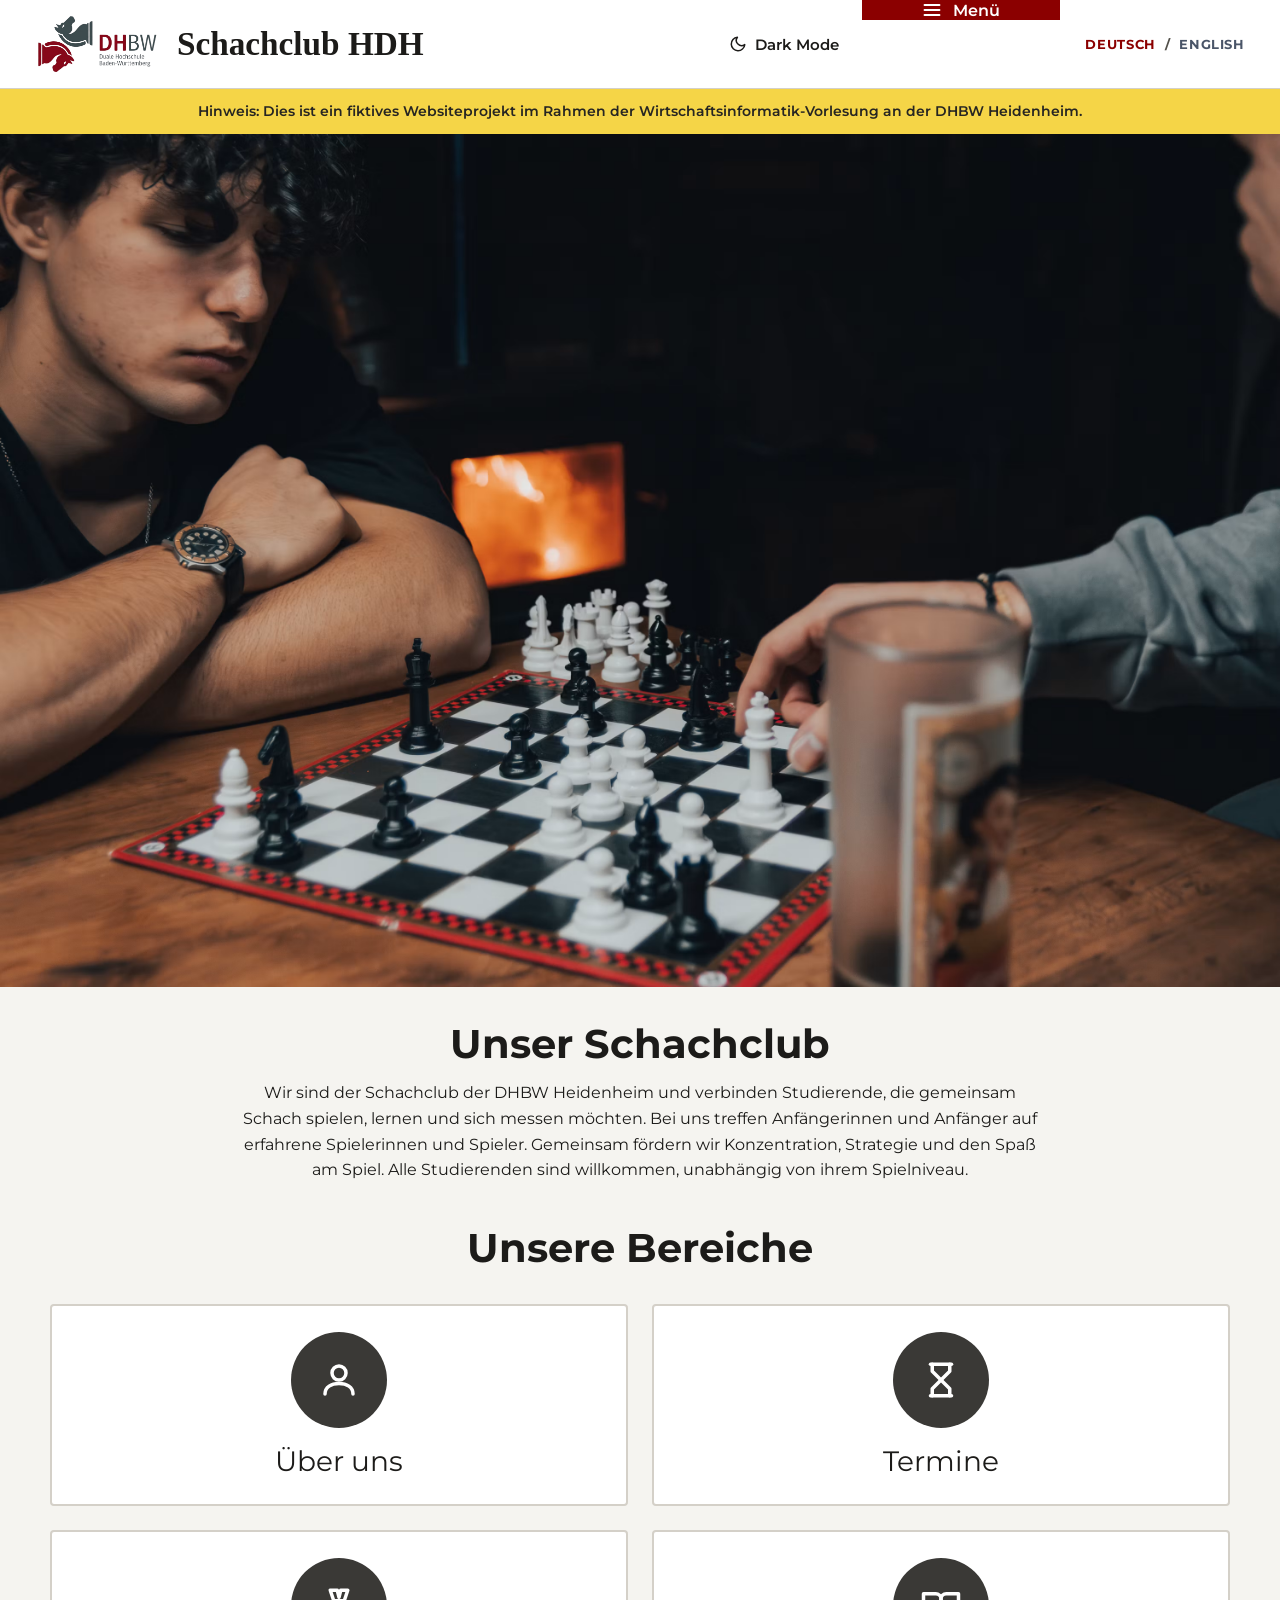
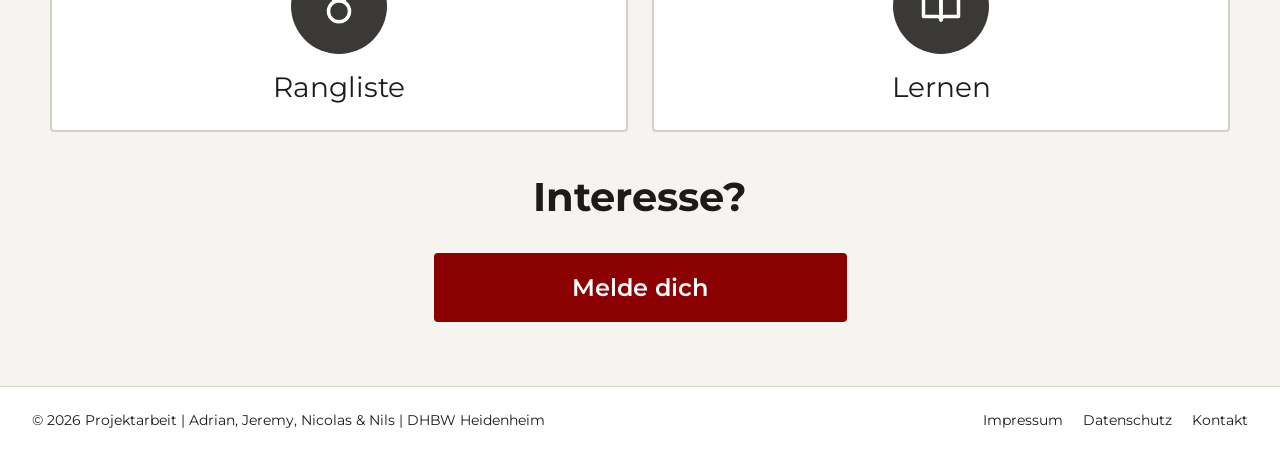
<file: index.html>
<!DOCTYPE html>
<html lang="de">
<head>
    <meta charset="UTF-8">
    <meta name="viewport" content="width=device-width, initial-scale=1.0">
    <meta name="robots" content="noindex, nofollow">
    <title>DHBW Schachclub</title>
    <link rel="stylesheet" href="css/style.css">
</head>
<body>
    <!-- CSS-only Schalter für System-/Dark-/Light-Mode und Sprache -->
    <input type="checkbox" id="theme-toggle" class="visually-hidden">
    <input type="radio" name="sprache" id="lang-de" class="visually-hidden" checked>
    <input type="radio" name="sprache" id="lang-en" class="visually-hidden">
    <a class="skip-link" href="#inhalt">Zum Inhalt springen</a>

    <!-- Kopfbereich mit Logo, Titel, Theme-Schalter, Menü und Sprachwahl -->
    <header class="site-header">
        <div class="header-marke">
            <a href="index.html" class="logo">
                <img src="assets/icons/logo_transparent_weiss.png" alt="Schachclub HDH Logo" class="logo-dark">
                <img src="assets/icons/logo_transparent.png" alt="Schachclub HDH Logo" class="logo-light">
            </a>
            <h1><span class="titel-schachclub">Schachclub HDH</span></h1>
        </div>

        <div class="header-aktionen">
            <label for="theme-toggle" class="header-theme-btn">
                <span class="theme-zu-light">
                    <svg width="18" height="18" viewBox="0 0 24 24" fill="none" stroke="currentColor" stroke-width="2" stroke-linecap="round" stroke-linejoin="round" aria-hidden="true">
                        <circle cx="12" cy="12" r="4"/>
                        <path d="M12 2v2M12 20v2M4.93 4.93l1.41 1.41M17.66 17.66l1.41 1.41M2 12h2M20 12h2M6.34 17.66l-1.41 1.41M19.07 4.93l-1.41 1.41"/>
                    </svg>
                    <span>Light Mode</span>
                </span>
                <span class="theme-zu-dark">
                    <svg width="18" height="18" viewBox="0 0 24 24" fill="none" stroke="currentColor" stroke-width="2" stroke-linecap="round" stroke-linejoin="round" aria-hidden="true">
                        <path d="M21 12.79A9 9 0 1 1 11.21 3 7 7 0 0 0 21 12.79z"/>
                    </svg>
                    <span>Dark Mode</span>
                </span>
            </label>

            <details class="site-menu">
                <summary class="Menü">
                    <svg width="20" height="20" viewBox="0 0 24 24" fill="none" stroke="currentColor" stroke-width="2.2" stroke-linecap="round" aria-hidden="true">
                        <line x1="3" y1="6" x2="21" y2="6"/>
                        <line x1="3" y1="12" x2="21" y2="12"/>
                        <line x1="3" y1="18" x2="21" y2="18"/>
                    </svg>
                    <span>Menü</span>
                </summary>
                <nav aria-label="Hauptnavigation">
                    <ul class="nav-list">
                        <li><a href="pages/ueber-uns.html">Über uns</a></li>
                        <li><a href="pages/rangliste.html">Rangliste</a></li>
                        <li><a href="pages/termine.html">Termine</a></li>
                        <li><a href="pages/lernen.html">Schach lernen</a></li>
                        <li><a href="pages/kontakt.html">Kontakt</a></li>
                        <li><a href="pages/anmeldung.html">Anmeldung</a></li>
                    </ul>
                </nav>
            </details>

            <div class="header-sprache" role="group" aria-label="Sprache wählen">
                <label for="lang-de" class="sprache-option sprache-de">Deutsch</label>
                <span class="sprache-trenner" aria-hidden="true">/</span>
                <label for="lang-en" class="sprache-option sprache-en">English</label>
            </div>
        </div>
    </header>
    <p class="sprache-hinweis" role="status">
        English version coming soon – this student project is currently available in German.
    </p>
<!-- Hinweis zum fiktiven Projekt -->
<aside class="projekt-hinweis" aria-label="Hinweis zum Projekt">
    Hinweis: Dies ist ein fiktives Websiteprojekt im Rahmen der Wirtschaftsinformatik-Vorlesung an der DHBW Heidenheim.
</aside>
<!-- Startbild -->
<section class="startbild" aria-labelledby="startbild-titel">
    <h2 id="startbild-titel" class="visually-hidden">DHBW Schachclub</h2>
    <img src="assets/img/indexbild.avif" alt="Schachfiguren auf einem Schachbrett">
</section>
<main id="inhalt">
    <section class="interessen-bereich" aria-labelledby="interessen-titel">
        <div class="schachclub-einleitung">
            <h2>Unser Schachclub</h2>
            <p>Wir sind der Schachclub der DHBW Heidenheim und verbinden Studierende, die gemeinsam Schach spielen, lernen und sich messen möchten. Bei uns treffen Anfängerinnen und Anfänger auf erfahrene Spielerinnen und Spieler. Gemeinsam fördern wir Konzentration, Strategie und den Spaß am Spiel. Alle Studierenden sind willkommen, unabhängig von ihrem Spielniveau.</p>
        </div>
        <h2 id="interessen-titel">Unsere Bereiche</h2>
        <nav class="kategorien" aria-label="Bereiche des Schachclubs">
            <article class="kategorie">
                <a class="kategorie-icon" href="pages/ueber-uns.html" aria-label="Mehr über uns erfahren">
                    <svg width="42" height="42" viewBox="0 0 24 24" fill="none" stroke="currentColor" stroke-width="2" stroke-linecap="round" stroke-linejoin="round" aria-hidden="true">
                        <circle cx="12" cy="8" r="4"/>
                        <path d="M4 20c0-4 3.6-6 8-6s8 2 8 6"/>
                    </svg>
                </a>
                <span>Über uns</span>
            </article>
            <article class="kategorie">
                <a class="kategorie-icon" href="pages/termine.html" aria-label="Termine ansehen">
                    <svg width="42" height="42" viewBox="0 0 24 24" fill="none" stroke="currentColor" stroke-width="2" stroke-linecap="round" stroke-linejoin="round" aria-hidden="true">
                        <path d="M6 3h12"/>
                        <path d="M6 21h12"/>
                        <path d="M7 3v4l5 5 5-5V3"/>
                        <path d="M7 21v-4l5-5 5 5v4"/>
                    </svg>
                </a>
                <span>Termine</span>
            </article>
            <article class="kategorie">
                <a class="kategorie-icon" href="pages/rangliste.html" aria-label="Rangliste ansehen">
                    <svg width="42" height="42" viewBox="0 0 24 24" fill="none" stroke="currentColor" stroke-width="2" stroke-linecap="round" stroke-linejoin="round" aria-hidden="true">
                        <path d="M7 3h4l1 4 1-4h4l-2 6H9L7 3z"/>
                        <circle cx="12" cy="15" r="6"/>
                    </svg>
                </a>
                <span>Rangliste</span>
            </article>
            <article class="kategorie">
                <a class="kategorie-icon" href="pages/lernen.html" aria-label="Schach lernen">
                    <svg width="42" height="42" viewBox="0 0 24 24" fill="none" stroke="currentColor" stroke-width="2" stroke-linecap="round" stroke-linejoin="round" aria-hidden="true">
                        <path d="M2 5h7a3 3 0 0 1 3 3v12a2 2 0 0 0-2-2H2z"/>
                        <path d="M22 5h-7a3 3 0 0 0-3 3v12a2 2 0 0 1 2-2h8z"/>
                    </svg>
                </a>
                <span>Lernen</span>
            </article>
        </nav>
        <h2 id="anmeldung-titel">Interesse?</h2>
        <a class="anmeldung-link" href="pages/anmeldung.html">Melde dich</a>
    </section>
</main>
<footer class="site-footer">
    <p>© 2026 Projektarbeit | Adrian, Jeremy, Nicolas &amp; Nils | DHBW Heidenheim</p>
    <nav aria-label="Footer-Navigation">
        <ul class="footer-links">
            <li><a href="pages/impressum.html">Impressum</a></li>
            <li><a href="pages/datenschutz.html">Datenschutz</a></li>
            <li><a href="pages/kontakt.html">Kontakt</a></li>
        </ul>
    </nav>
</footer>
</body>
</html>
</file>
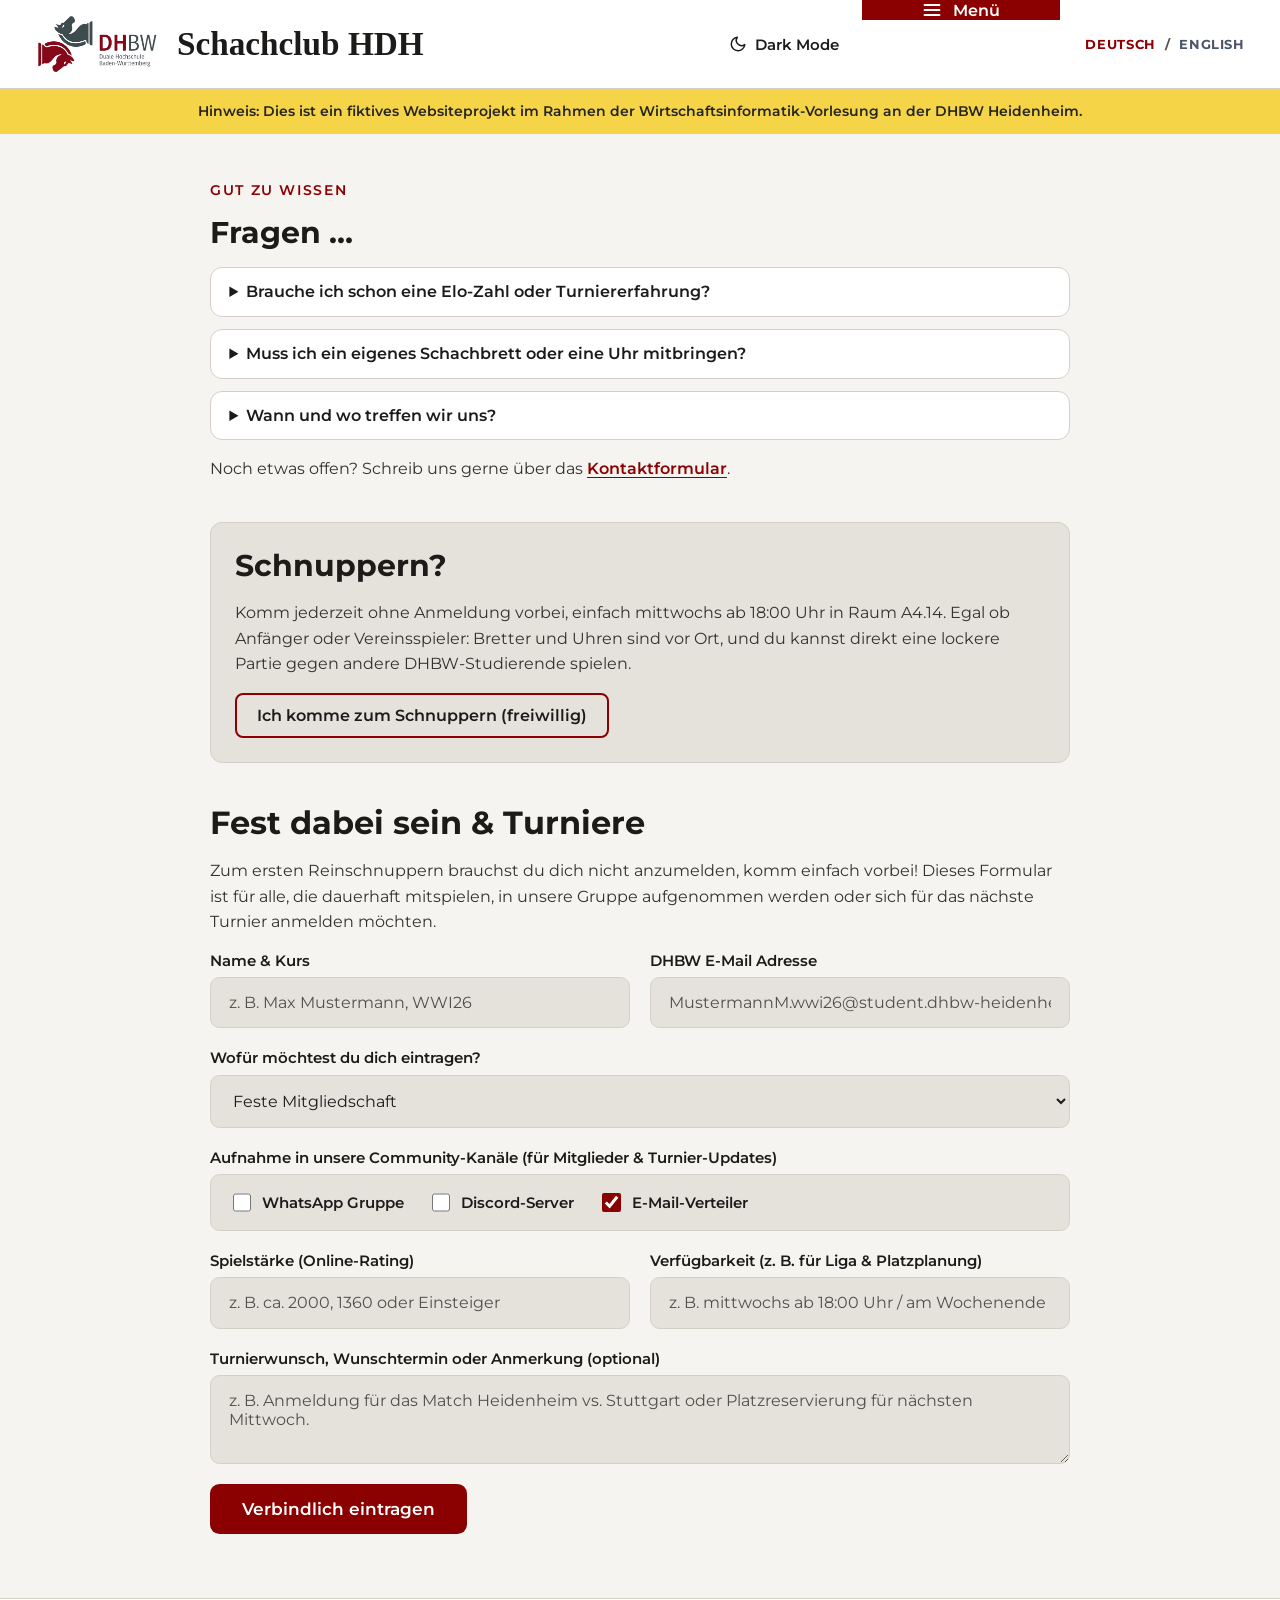
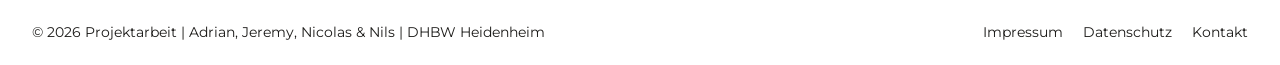
<file: pages/anmeldung.html>
<!DOCTYPE html>
<html lang="de">
<head>
    <meta charset="UTF-8">
    <meta name="viewport" content="width=device-width, initial-scale=1.0">
    <meta name="robots" content="noindex, nofollow">

    <title>Anmeldung | DHBW Schachclub</title>

    <link rel="stylesheet" href="../css/style.css">
</head>
<body>
    <!-- CSS-only Schalter für System-/Dark-/Light-Mode und Sprache -->
    <input type="checkbox" id="theme-toggle" class="visually-hidden">
    <input type="radio" name="sprache" id="lang-de" class="visually-hidden" checked>
    <input type="radio" name="sprache" id="lang-en" class="visually-hidden">
    <a class="skip-link" href="#inhalt">Zum Inhalt springen</a>

    <header class="site-header">
        <div class="header-marke">
            <a href="../index.html" class="logo">
                <img src="../assets/icons/logo_transparent_weiss.png" alt="Schachclub HDH Logo" class="logo-dark">
                <img src="../assets/icons/logo_transparent.png" alt="Schachclub HDH Logo" class="logo-light">
            </a>
            <h1><span class="titel-schachclub">Schachclub HDH</span></h1>
        </div>

        <div class="header-aktionen">
            <label for="theme-toggle" class="header-theme-btn">
                <span class="theme-zu-light">
                    <svg width="18" height="18" viewBox="0 0 24 24" fill="none" stroke="currentColor" stroke-width="2" stroke-linecap="round" stroke-linejoin="round" aria-hidden="true">
                        <circle cx="12" cy="12" r="4"/>
                        <path d="M12 2v2M12 20v2M4.93 4.93l1.41 1.41M17.66 17.66l1.41 1.41M2 12h2M20 12h2M6.34 17.66l-1.41 1.41M19.07 4.93l-1.41 1.41"/>
                    </svg>
                    <span>Light Mode</span>
                </span>
                <span class="theme-zu-dark">
                    <svg width="18" height="18" viewBox="0 0 24 24" fill="none" stroke="currentColor" stroke-width="2" stroke-linecap="round" stroke-linejoin="round" aria-hidden="true">
                        <path d="M21 12.79A9 9 0 1 1 11.21 3 7 7 0 0 0 21 12.79z"/>
                    </svg>
                    <span>Dark Mode</span>
                </span>
            </label>

            <details class="site-menu">
                <summary class="Menü">
                    <svg width="20" height="20" viewBox="0 0 24 24" fill="none" stroke="currentColor" stroke-width="2.2" stroke-linecap="round" aria-hidden="true">
                        <line x1="3" y1="6" x2="21" y2="6"/>
                        <line x1="3" y1="12" x2="21" y2="12"/>
                        <line x1="3" y1="18" x2="21" y2="18"/>
                    </svg>
                    <span>Menü</span>
                </summary>
                <nav aria-label="Hauptnavigation">
                    <ul class="nav-list">
                        <li><a href="ueber-uns.html">Über uns</a></li>
                        <li><a href="rangliste.html">Rangliste</a></li>
                        <li><a href="termine.html">Termine</a></li>
                        <li><a href="lernen.html">Schach lernen</a></li>
                        <li><a href="kontakt.html">Kontakt</a></li>
                        <li><a href="anmeldung.html">Anmeldung</a></li>
                    </ul>
                </nav>
            </details>

            <div class="header-sprache" role="group" aria-label="Sprache wählen">
                <label for="lang-de" class="sprache-option sprache-de">Deutsch</label>
                <span class="sprache-trenner" aria-hidden="true">/</span>
                <label for="lang-en" class="sprache-option sprache-en">English</label>
            </div>
        </div>
    </header>
    <p class="sprache-hinweis" role="status">
        English version coming soon – this student project is currently available in German.
    </p>

    <aside class="projekt-hinweis" aria-label="Hinweis zum Projekt">
        Hinweis: Dies ist ein fiktives Websiteprojekt im Rahmen der
        Wirtschaftsinformatik-Vorlesung an der DHBW Heidenheim.
    </aside>

    <main id="inhalt">
        <section class="anmeldung-seite" aria-labelledby="anmeldung-haupttitel">
            <h2 id="anmeldung-haupttitel" class="visually-hidden">Anmeldung und Infos zum DHBW Schachclub</h2>

            <!-- 1. Bereich: Fragen ... -->
            <section class="anmeldung-block" aria-labelledby="fragen-titel">
                <p class="anmeldung-kicker">Gut zu wissen</p>
                <h3 id="fragen-titel" class="anmeldung-abschnitt-titel">Fragen …</h3>

                <div class="faq-liste">
                    <details class="faq-eintrag">
                        <summary>Brauche ich schon eine Elo-Zahl oder Turniererfahrung?</summary>
                        <p>
                            Nein! Egal ob du gerade erst die Gangart von Springer und Läufer lernst
                            oder regelmäßig Sizilianische Verteidigung spielst, bei uns sind alle
                            Spielstärken willkommen.
                        </p>
                    </details>

                    <details class="faq-eintrag">
                        <summary>Muss ich ein eigenes Schachbrett oder eine Uhr mitbringen?</summary>
                        <p>
                            Bretter, Figuren und digitale Schachuhren für Blitz- und Schnellschach
                            stellt der Club vor Ort bereit. Du musst nichts mitbringen.
                        </p>
                    </details>

                    <details class="faq-eintrag">
                        <summary>Wann und wo treffen wir uns?</summary>
                        <p>
                            Immer im Anschluss an die Vorlesungen in Raum A4.14, um 18:00 Uhr. Alle aktuellen
                            Termine findest du auf der <a href="termine.html">Termin-Übersicht</a>.
                        </p>
                    </details>
                </div>

                <p class="anmeldung-hinweistext">
                    Noch etwas offen? Schreib uns gerne über das <a href="kontakt.html">Kontaktformular</a>.
                </p>
            </section>

            <!-- 2. Bereich: Schnuppern? -->
            <section class="anmeldung-block schnuppern-karte" aria-labelledby="schnuppern-titel">
                <input type="checkbox" id="schnupper-toggle" class="visually-hidden">
                <h3 id="schnuppern-titel" class="anmeldung-abschnitt-titel">Schnuppern?</h3>
                <p>
                    Komm jederzeit ohne Anmeldung vorbei, einfach mittwochs ab 18:00 Uhr in Raum A4.14.
                    Egal ob Anfänger oder Vereinsspieler: Bretter und Uhren sind vor Ort, und du kannst
                    direkt eine lockere Partie gegen andere DHBW-Studierende spielen.
                </p>
                <div class="schnuppern-aktionen">
                    <label for="schnupper-toggle" class="schnuppern-button">Ich komme zum Schnuppern (freiwillig)</label>
                    <span class="schnuppern-hinweis-klein"></span>
                </div>

                <div class="anmeldung-bestaetigung schnupper-bestaetigung" role="status">
                    <p>
                        <strong>Stark, wir freuen uns auf dich!</strong> Du musst nichts weiter ausfüllen –
                        komm einfach mittwochs ab 18:00 Uhr in Raum A4.14 vorbei.
                    </p>
                    <label for="schnupper-toggle" class="bestaetigung-schliessen">Hinweis schließen</label>
                </div>
            </section>

            <!-- 3. Bereich: Fest dabei sein / Mitglied werden & Turnier-Anmeldung -->
            <section id="anmelden-formular" class="anmeldung-block" aria-labelledby="anmelden-titel">
                <h3 id="anmelden-titel" class="anmeldung-unterstrichen">Fest dabei sein &amp; Turniere</h3>
                <p class="anmeldung-untertitel">
                    Zum ersten Reinschnuppern brauchst du dich nicht anzumelden, komm einfach vorbei!
                    Dieses Formular ist für alle, die dauerhaft mitspielen, in unsere Gruppe aufgenommen
                    werden oder sich für das nächste Turnier anmelden möchten.
                </p>

                <form class="anmelde-formular" action="#anmeldung-bestaetigung" method="get">
                    <div class="formular-zeile">
                        <div class="formular-feld">
                            <label for="anmeldung-name">Name &amp; Kurs</label>
                            <input
                                type="text"
                                id="anmeldung-name"
                                name="name"
                                placeholder="z. B. Max Mustermann, WWI26"
                                autocomplete="name"
                                required
                            >
                        </div>

                        <div class="formular-feld">
                            <label for="anmeldung-email">DHBW E-Mail Adresse</label>
                            <input
                                type="email"
                                id="anmeldung-email"
                                name="email"
                                placeholder="MustermannM.wwi26@student.dhbw-heidenheim.de"
                                autocomplete="email"
                                required
                            >
                        </div>
                    </div>

                    <div class="formular-feld">
                        <label for="anmeldung-zweck">Wofür möchtest du dich eintragen?</label>
                        <select id="anmeldung-zweck" name="zweck">
                            <option value="mitgliedschaft">Feste Mitgliedschaft</option>
                            <option value="turnier">Interne Turniere &amp; Events (Blitzturnier / Semester-Opening / Standort-Match)</option>
                            <option value="hochschulliga">Mannschaftsspielbetrieb / Hochschulliga</option>
                            <option value="platzplanung">Fester Brettplatz für einen Termin (max. 16 Bretter in Raum A4.14)</option>
                        </select>
                    </div>

                    <div class="formular-feld">
                        <p id="kanaele-label" class="formular-gruppen-label">
                            Aufnahme in unsere Community-Kanäle (für Mitglieder &amp; Turnier-Updates)
                        </p>
                        <div class="formular-fieldset checkbox-gruppe" role="group" aria-labelledby="kanaele-label">
                            <label class="checkbox-label" for="kanal-whatsapp">
                                <input type="checkbox" id="kanal-whatsapp" name="kanal" value="whatsapp">
                                <span>WhatsApp Gruppe</span>
                            </label>
                            <label class="checkbox-label" for="kanal-discord">
                                <input type="checkbox" id="kanal-discord" name="kanal" value="discord">
                                <span>Discord-Server</span>
                            </label>
                            <label class="checkbox-label" for="kanal-mail">
                                <input type="checkbox" id="kanal-mail" name="kanal" value="mail" checked>
                                <span>E-Mail-Verteiler</span>
                            </label>
                        </div>
                    </div>

                    <div class="formular-zeile">
                        <div class="formular-feld">
                            <label for="anmeldung-rating">Spielstärke (Online-Rating)</label>
                            <input
                                type="text"
                                id="anmeldung-rating"
                                name="rating"
                                placeholder="z. B. ca. 2000, 1360 oder Einsteiger"
                            >
                        </div>

                        <div class="formular-feld">
                            <label for="anmeldung-verfuegbarkeit">Verfügbarkeit (z. B. für Liga &amp; Platzplanung)</label>
                            <input
                                type="text"
                                id="anmeldung-verfuegbarkeit"
                                name="verfuegbarkeit"
                                placeholder="z. B. mittwochs ab 18:00 Uhr / am Wochenende"
                            >
                        </div>
                    </div>

                    <div class="formular-feld">
                        <label for="anmeldung-nachricht">Turnierwunsch, Wunschtermin oder Anmerkung (optional)</label>
                        <textarea
                            id="anmeldung-nachricht"
                            name="nachricht"
                            rows="3"
                            placeholder="z. B. Anmeldung für das Match Heidenheim vs. Stuttgart oder Platzreservierung für nächsten Mittwoch."
                        ></textarea>
                    </div>

                    <button type="submit" class="anmelde-button">Verbindlich eintragen</button>
                </form>

                <!-- CSS-only Bestätigung ohne JavaScript über :target -->
                <div id="anmeldung-bestaetigung" class="anmeldung-bestaetigung" role="status">
                    <p>
                        <strong>Hinweis zur Vorschau:</strong> Die serverseitige Speicherung für Verteiler,
                        Turnier-Auslosung und Platzreservierung folgt in einer späteren Ausbaustufe.
                    </p>
                    <a href="#anmelden-formular" class="bestaetigung-schliessen">Hinweis schließen</a>
                </div>
            </section>
        </section>
    </main>
    <footer class="site-footer">
        <p>© 2026 Projektarbeit | Adrian, Jeremy, Nicolas &amp; Nils | DHBW Heidenheim</p>

        <nav aria-label="Footer-Navigation">
            <ul class="footer-links">
                <li><a href="impressum.html">Impressum</a></li>
                <li><a href="datenschutz.html">Datenschutz</a></li>
                <li><a href="kontakt.html">Kontakt</a></li>
            </ul>
        </nav>
    </footer>
</body>
</html>
</file>
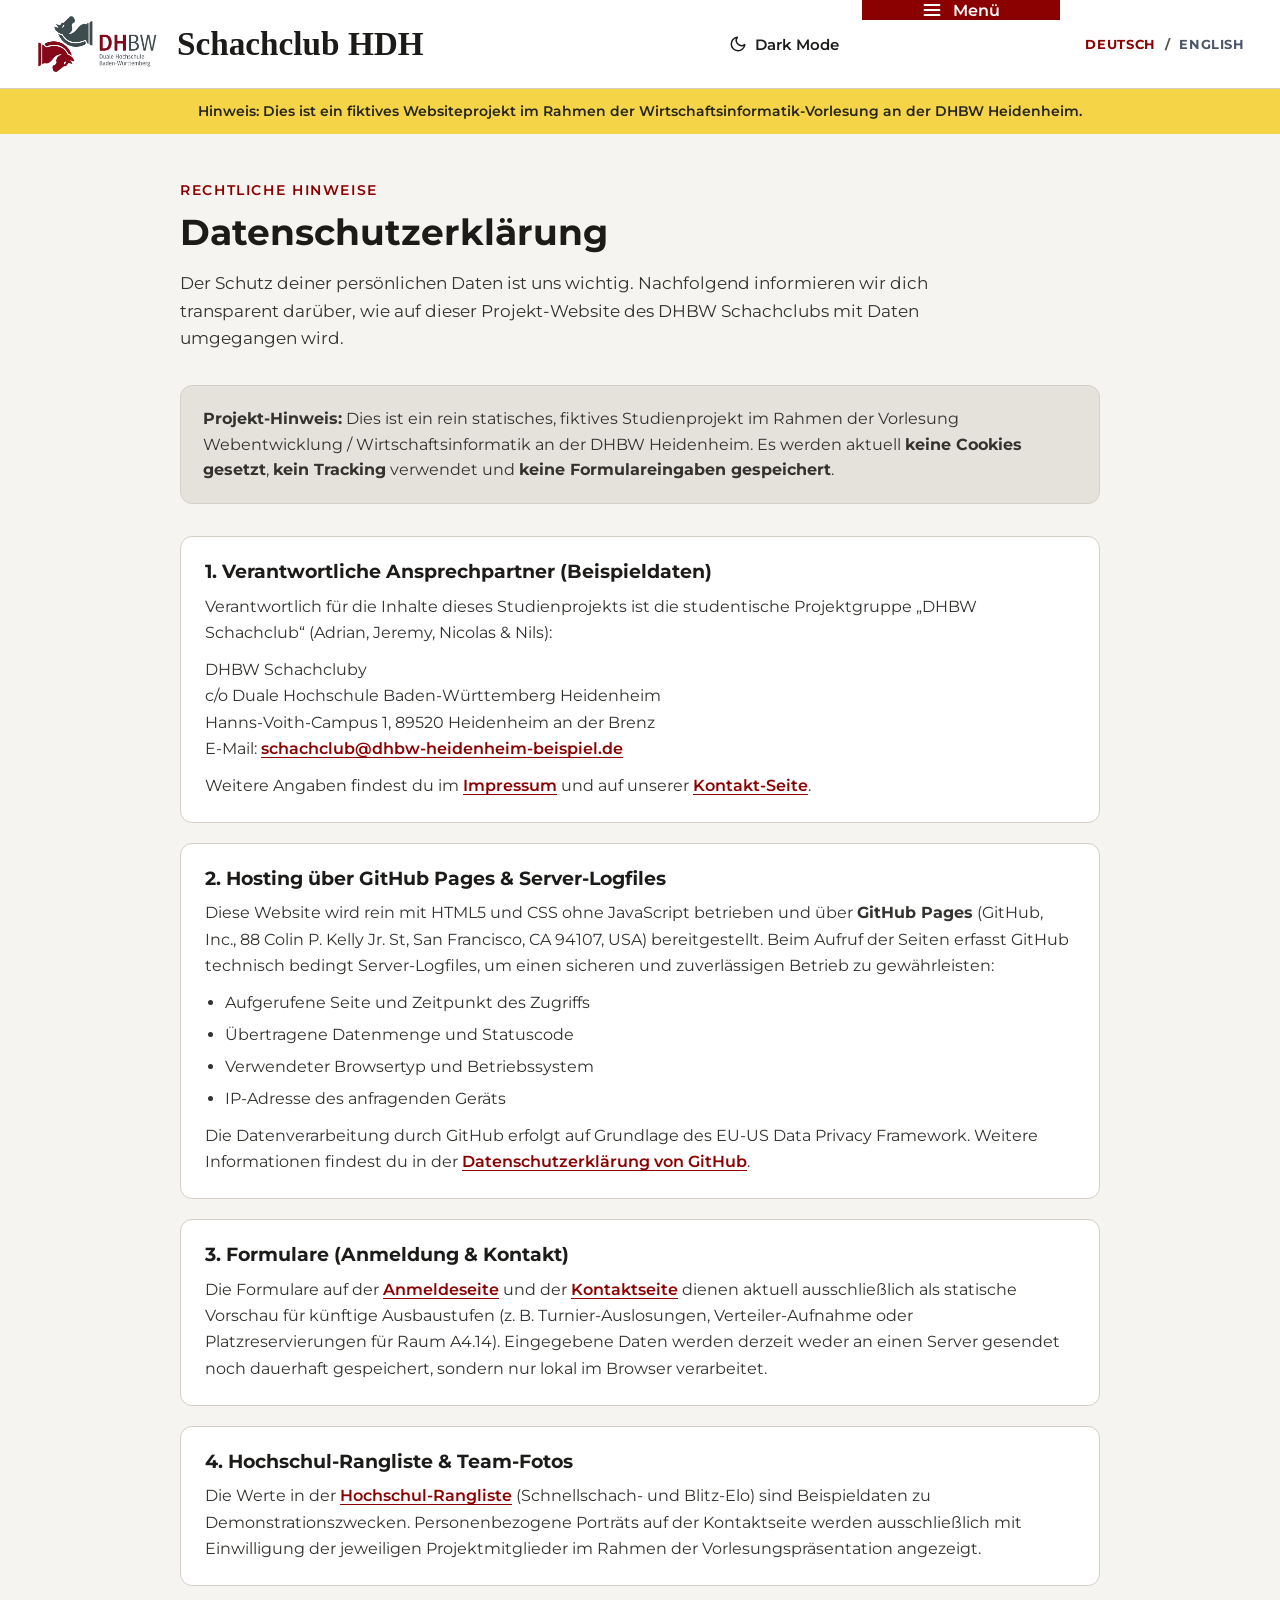
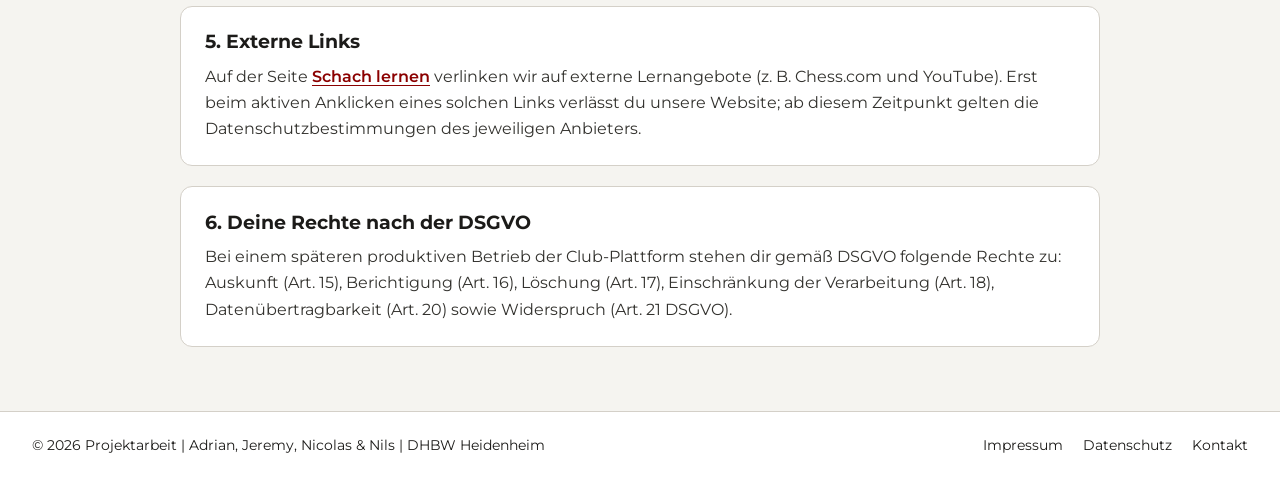
<file: pages/datenschutz.html>
<!DOCTYPE html>
<html lang="de">
<head>
    <meta charset="UTF-8">
    <meta name="viewport" content="width=device-width, initial-scale=1.0">
    <meta name="robots" content="noindex, nofollow">

    <title>Datenschutz | DHBW Schachclub</title>

    <link rel="stylesheet" href="../css/style.css">
</head>
<body>
    <!-- CSS-only Schalter für System-/Dark-/Light-Mode und Sprache -->
    <input type="checkbox" id="theme-toggle" class="visually-hidden">
    <input type="radio" name="sprache" id="lang-de" class="visually-hidden" checked>
    <input type="radio" name="sprache" id="lang-en" class="visually-hidden">
    <a class="skip-link" href="#inhalt">Zum Inhalt springen</a>

    <header class="site-header">
        <div class="header-marke">
            <a href="../index.html" class="logo">
                <img src="../assets/icons/logo_transparent_weiss.png" alt="Schachclub HDH Logo" class="logo-dark">
                <img src="../assets/icons/logo_transparent.png" alt="Schachclub HDH Logo" class="logo-light">
            </a>
            <h1><span class="titel-schachclub">Schachclub HDH</span></h1>
        </div>

        <div class="header-aktionen">
            <label for="theme-toggle" class="header-theme-btn">
                <span class="theme-zu-light">
                    <svg width="18" height="18" viewBox="0 0 24 24" fill="none" stroke="currentColor" stroke-width="2" stroke-linecap="round" stroke-linejoin="round" aria-hidden="true">
                        <circle cx="12" cy="12" r="4"/>
                        <path d="M12 2v2M12 20v2M4.93 4.93l1.41 1.41M17.66 17.66l1.41 1.41M2 12h2M20 12h2M6.34 17.66l-1.41 1.41M19.07 4.93l-1.41 1.41"/>
                    </svg>
                    <span>Light Mode</span>
                </span>
                <span class="theme-zu-dark">
                    <svg width="18" height="18" viewBox="0 0 24 24" fill="none" stroke="currentColor" stroke-width="2" stroke-linecap="round" stroke-linejoin="round" aria-hidden="true">
                        <path d="M21 12.79A9 9 0 1 1 11.21 3 7 7 0 0 0 21 12.79z"/>
                    </svg>
                    <span>Dark Mode</span>
                </span>
            </label>

            <details class="site-menu">
                <summary class="Menü">
                    <svg width="20" height="20" viewBox="0 0 24 24" fill="none" stroke="currentColor" stroke-width="2.2" stroke-linecap="round" aria-hidden="true">
                        <line x1="3" y1="6" x2="21" y2="6"/>
                        <line x1="3" y1="12" x2="21" y2="12"/>
                        <line x1="3" y1="18" x2="21" y2="18"/>
                    </svg>
                    <span>Menü</span>
                </summary>
                <nav aria-label="Hauptnavigation">
                    <ul class="nav-list">
                        <li><a href="ueber-uns.html">Über uns</a></li>
                        <li><a href="rangliste.html">Rangliste</a></li>
                        <li><a href="termine.html">Termine</a></li>
                        <li><a href="lernen.html">Schach lernen</a></li>
                        <li><a href="kontakt.html">Kontakt</a></li>
                        <li><a href="anmeldung.html">Anmeldung</a></li>
                    </ul>
                </nav>
            </details>

            <div class="header-sprache" role="group" aria-label="Sprache wählen">
                <label for="lang-de" class="sprache-option sprache-de">Deutsch</label>
                <span class="sprache-trenner" aria-hidden="true">/</span>
                <label for="lang-en" class="sprache-option sprache-en">English</label>
            </div>
        </div>
    </header>
    <p class="sprache-hinweis" role="status">
        English version coming soon – this student project is currently available in German.
    </p>

    <aside class="projekt-hinweis" aria-label="Hinweis zum Projekt">
        Hinweis: Dies ist ein fiktives Websiteprojekt im Rahmen der
        Wirtschaftsinformatik-Vorlesung an der DHBW Heidenheim.
    </aside>

    <main id="inhalt">
        <section class="recht-seite" aria-labelledby="datenschutz-titel">
            <header class="recht-kopf">
                <p class="anmeldung-kicker">Rechtliche Hinweise</p>
                <h2 id="datenschutz-titel" class="recht-titel">Datenschutzerklärung</h2>
                <p class="recht-einleitung">
                    Der Schutz deiner persönlichen Daten ist uns wichtig. Nachfolgend informieren wir dich
                    transparent darüber, wie auf dieser Projekt-Website des DHBW Schachclubs mit Daten
                    umgegangen wird.
                </p>
            </header>

            <div class="recht-hinweis" role="note">
                <p>
                    <strong>Projekt-Hinweis:</strong> Dies ist ein rein statisches, fiktives Studienprojekt
                    im Rahmen der Vorlesung Webentwicklung / Wirtschaftsinformatik an der DHBW Heidenheim.
                    Es werden aktuell <strong>keine Cookies gesetzt</strong>, <strong>kein Tracking</strong>
                    verwendet und <strong>keine Formulareingaben gespeichert</strong>.
                </p>
            </div>

            <div class="recht-liste">
                <article class="recht-karte">
                    <h3>1. Verantwortliche Ansprechpartner (Beispieldaten)</h3>
                    <p>
                        Verantwortlich für die Inhalte dieses Studienprojekts ist die studentische
                        Projektgruppe „DHBW Schachclub“ (Adrian, Jeremy, Nicolas &amp; Nils):
                    </p>
                    <address>
                        DHBW Schachcluby<br>
                        c/o Duale Hochschule Baden-Württemberg Heidenheim<br>
                        Hanns-Voith-Campus 1, 89520 Heidenheim an der Brenz<br>
                        E-Mail: <a href="mailto:stanaszeka.wwi26@student.dhbw-heidenheim.de" class="recht-link">schachclub@dhbw-heidenheim-beispiel.de</a>
                    </address>
                    <p>
                        Weitere Angaben findest du im <a href="impressum.html" class="recht-link">Impressum</a>
                        und auf unserer <a href="kontakt.html" class="recht-link">Kontakt-Seite</a>.
                    </p>
                </article>

                <article class="recht-karte">
                    <h3>2. Hosting über GitHub Pages &amp; Server-Logfiles</h3>
                    <p>
                        Diese Website wird rein mit HTML5 und CSS ohne JavaScript betrieben und über
                        <strong>GitHub Pages</strong> (GitHub, Inc., 88 Colin P. Kelly Jr. St, San Francisco, CA 94107, USA)
                        bereitgestellt. Beim Aufruf der Seiten erfasst GitHub technisch bedingt Server-Logfiles, um
                        einen sicheren und zuverlässigen Betrieb zu gewährleisten:
                    </p>
                    <ul>
                        <li>Aufgerufene Seite und Zeitpunkt des Zugriffs</li>
                        <li>Übertragene Datenmenge und Statuscode</li>
                        <li>Verwendeter Browsertyp und Betriebssystem</li>
                        <li>IP-Adresse des anfragenden Geräts</li>
                    </ul>
                    <p>
                        Die Datenverarbeitung durch GitHub erfolgt auf Grundlage des EU-US Data Privacy Framework.
                        Weitere Informationen findest du in der
                        <a href="https://docs.github.com/de/site-policy/privacy-policies/github-general-privacy-statement" class="recht-link" target="_blank" rel="noopener noreferrer">Datenschutzerklärung von GitHub</a>.
                    </p>
                </article>

                <article class="recht-karte">
                    <h3>3. Formulare (Anmeldung &amp; Kontakt)</h3>
                    <p>
                        Die Formulare auf der <a href="anmeldung.html" class="recht-link">Anmeldeseite</a>
                        und der <a href="kontakt.html" class="recht-link">Kontaktseite</a> dienen aktuell
                        ausschließlich als statische Vorschau für künftige Ausbaustufen (z. B. Turnier-Auslosungen,
                        Verteiler-Aufnahme oder Platzreservierungen für Raum A4.14). Eingegebene Daten werden
                        derzeit weder an einen Server gesendet noch dauerhaft gespeichert, sondern nur lokal im
                        Browser verarbeitet.
                    </p>
                </article>

                <article class="recht-karte">
                    <h3>4. Hochschul-Rangliste &amp; Team-Fotos</h3>
                    <p>
                        Die Werte in der <a href="rangliste.html" class="recht-link">Hochschul-Rangliste</a>
                        (Schnellschach- und Blitz-Elo) sind Beispieldaten zu Demonstrationszwecken. Personenbezogene
                        Porträts auf der Kontaktseite werden ausschließlich mit Einwilligung der jeweiligen
                        Projektmitglieder im Rahmen der Vorlesungspräsentation angezeigt.
                    </p>
                </article>

                <article class="recht-karte">
                    <h3>5. Externe Links</h3>
                    <p>
                        Auf der Seite <a href="lernen.html" class="recht-link">Schach lernen</a> verlinken wir
                        auf externe Lernangebote (z. B. Chess.com und YouTube). Erst beim aktiven Anklicken eines
                        solchen Links verlässt du unsere Website; ab diesem Zeitpunkt gelten die
                        Datenschutzbestimmungen des jeweiligen Anbieters.
                    </p>
                </article>

                <article class="recht-karte">
                    <h3>6. Deine Rechte nach der DSGVO</h3>
                    <p>
                        Bei einem späteren produktiven Betrieb der Club-Plattform stehen dir gemäß DSGVO
                        folgende Rechte zu: Auskunft (Art. 15), Berichtigung (Art. 16), Löschung (Art. 17),
                        Einschränkung der Verarbeitung (Art. 18), Datenübertragbarkeit (Art. 20) sowie
                        Widerspruch (Art. 21 DSGVO).
                    </p>
                </article>
            </div>
        </section>
    </main>
    <footer class="site-footer">
        <p>© 2026 Projektarbeit | Adrian, Jeremy, Nicolas &amp; Nils | DHBW Heidenheim</p>

        <nav aria-label="Footer-Navigation">
            <ul class="footer-links">
                <li><a href="impressum.html">Impressum</a></li>
                <li><a href="datenschutz.html">Datenschutz</a></li>
                <li><a href="kontakt.html">Kontakt</a></li>
            </ul>
        </nav>
    </footer>
</body>
</html>
</file>
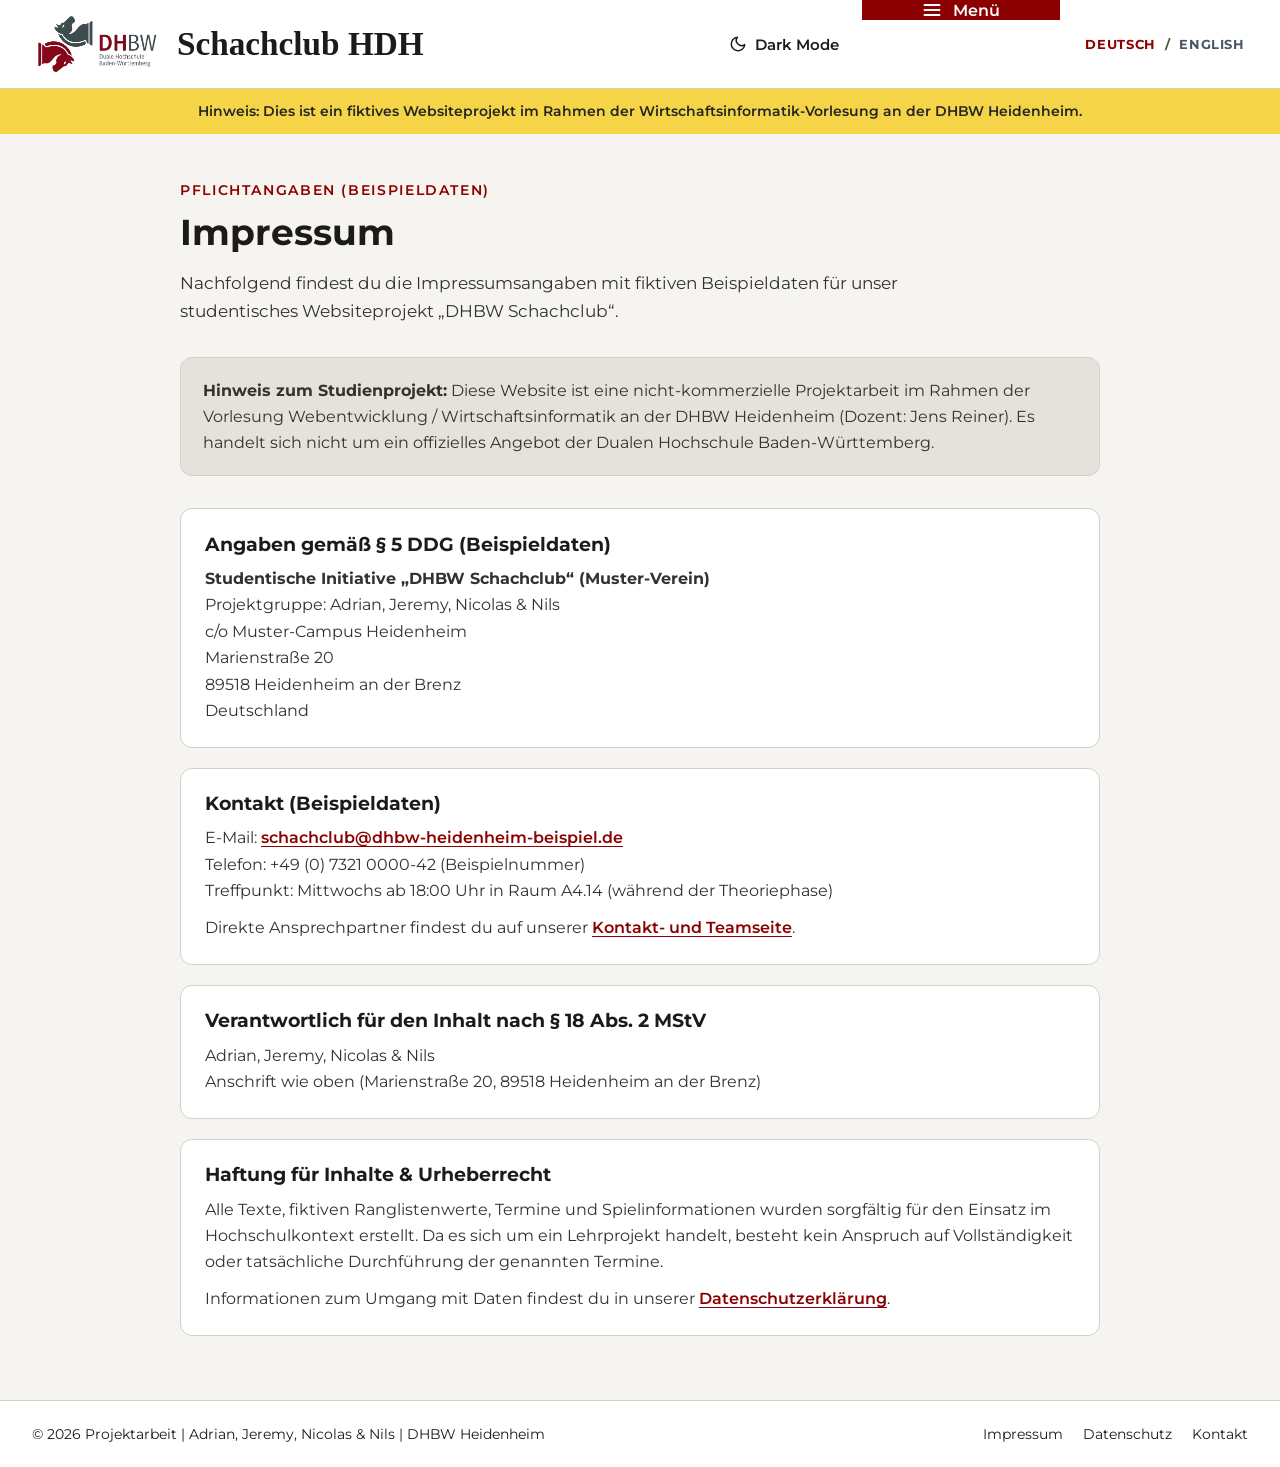
<file: pages/impressum.html>
<!DOCTYPE html>
<html lang="de">
<head>
    <meta charset="UTF-8">
    <meta name="viewport" content="width=device-width, initial-scale=1.0">
    <meta name="robots" content="noindex, nofollow">

    <title>Impressum | DHBW Schachclub</title>

    <link rel="stylesheet" href="../css/style.css">
</head>
<body>
    <!-- CSS-only Schalter für System-/Dark-/Light-Mode und Sprache -->
    <input type="checkbox" id="theme-toggle" class="visually-hidden">
    <input type="radio" name="sprache" id="lang-de" class="visually-hidden" checked>
    <input type="radio" name="sprache" id="lang-en" class="visually-hidden">
    <a class="skip-link" href="#inhalt">Zum Inhalt springen</a>

    <header class="site-header">
        <div class="header-marke">
            <a href="../index.html" class="logo">
                <img src="../assets/icons/logo_transparent_weiss.png" alt="Schachclub HDH Logo" class="logo-dark">
                <img src="../assets/icons/logo_transparent.png" alt="Schachclub HDH Logo" class="logo-light">
            </a>
            <h1><span class="titel-schachclub">Schachclub HDH</span></h1>
        </div>

        <div class="header-aktionen">
            <label for="theme-toggle" class="header-theme-btn">
                <span class="theme-zu-light">
                    <svg width="18" height="18" viewBox="0 0 24 24" fill="none" stroke="currentColor" stroke-width="2" stroke-linecap="round" stroke-linejoin="round" aria-hidden="true">
                        <circle cx="12" cy="12" r="4"/>
                        <path d="M12 2v2M12 20v2M4.93 4.93l1.41 1.41M17.66 17.66l1.41 1.41M2 12h2M20 12h2M6.34 17.66l-1.41 1.41M19.07 4.93l-1.41 1.41"/>
                    </svg>
                    <span>Light Mode</span>
                </span>
                <span class="theme-zu-dark">
                    <svg width="18" height="18" viewBox="0 0 24 24" fill="none" stroke="currentColor" stroke-width="2" stroke-linecap="round" stroke-linejoin="round" aria-hidden="true">
                        <path d="M21 12.79A9 9 0 1 1 11.21 3 7 7 0 0 0 21 12.79z"/>
                    </svg>
                    <span>Dark Mode</span>
                </span>
            </label>

            <details class="site-menu">
                <summary class="Menü">
                    <svg width="20" height="20" viewBox="0 0 24 24" fill="none" stroke="currentColor" stroke-width="2.2" stroke-linecap="round" aria-hidden="true">
                        <line x1="3" y1="6" x2="21" y2="6"/>
                        <line x1="3" y1="12" x2="21" y2="12"/>
                        <line x1="3" y1="18" x2="21" y2="18"/>
                    </svg>
                    <span>Menü</span>
                </summary>
                <nav aria-label="Hauptnavigation">
                    <ul class="nav-list">
                        <li><a href="ueber-uns.html">Über uns</a></li>
                        <li><a href="rangliste.html">Rangliste</a></li>
                        <li><a href="termine.html">Termine</a></li>
                        <li><a href="lernen.html">Schach lernen</a></li>
                        <li><a href="kontakt.html">Kontakt</a></li>
                        <li><a href="anmeldung.html">Anmeldung</a></li>
                    </ul>
                </nav>
            </details>

            <div class="header-sprache" role="group" aria-label="Sprache wählen">
                <label for="lang-de" class="sprache-option sprache-de">Deutsch</label>
                <span class="sprache-trenner" aria-hidden="true">/</span>
                <label for="lang-en" class="sprache-option sprache-en">English</label>
            </div>
        </div>
    </header>
    <p class="sprache-hinweis" role="status">
        English version coming soon – this student project is currently available in German.
    </p>

    <aside class="projekt-hinweis" aria-label="Hinweis zum Projekt">
        Hinweis: Dies ist ein fiktives Websiteprojekt im Rahmen der
        Wirtschaftsinformatik-Vorlesung an der DHBW Heidenheim.
    </aside>

    <main id="inhalt">
        <section class="recht-seite" aria-labelledby="impressum-titel">
            <header class="recht-kopf">
                <p class="anmeldung-kicker">Pflichtangaben (Beispieldaten)</p>
                <h2 id="impressum-titel" class="recht-titel">Impressum</h2>
                <p class="recht-einleitung">
                    Nachfolgend findest du die Impressumsangaben mit fiktiven Beispieldaten für unser
                    studentisches Websiteprojekt „DHBW Schachclub“.
                </p>
            </header>

            <div class="recht-hinweis" role="note">
                <p>
                    <strong>Hinweis zum Studienprojekt:</strong> Diese Website ist eine nicht-kommerzielle
                    Projektarbeit im Rahmen der Vorlesung Webentwicklung / Wirtschaftsinformatik an der
                    DHBW Heidenheim (Dozent: Jens Reiner). Es handelt sich nicht um ein offizielles Angebot
                    der Dualen Hochschule Baden-Württemberg.
                </p>
            </div>

            <div class="recht-liste">
                <article class="recht-karte">
                    <h3>Angaben gemäß § 5 DDG (Beispieldaten)</h3>
                    <address>
                        <strong>Studentische Initiative „DHBW Schachclub“ (Muster-Verein)</strong><br>
                        Projektgruppe: Adrian, Jeremy, Nicolas &amp; Nils<br>
                        c/o Muster-Campus Heidenheim<br>
                        Marienstraße 20<br>
                        89518 Heidenheim an der Brenz<br>
                        Deutschland
                    </address>
                </article>

                <article class="recht-karte">
                    <h3>Kontakt (Beispieldaten)</h3>
                    <p>
                        E-Mail: <a href="mailto:schachclub@dhbw-heidenheim-beispiel.de" class="recht-link">schachclub@dhbw-heidenheim-beispiel.de</a><br>
                        Telefon: +49 (0) 7321 0000-42 (Beispielnummer)<br>
                        Treffpunkt: Mittwochs ab 18:00 Uhr in Raum A4.14 (während der Theoriephase)
                    </p>
                    <p>
                        Direkte Ansprechpartner findest du auf unserer
                        <a href="kontakt.html" class="recht-link">Kontakt- und Teamseite</a>.
                    </p>
                </article>

                <article class="recht-karte">
                    <h3>Verantwortlich für den Inhalt nach § 18 Abs. 2 MStV</h3>
                    <address>
                        Adrian, Jeremy, Nicolas &amp; Nils<br>
                        Anschrift wie oben (Marienstraße 20, 89518 Heidenheim an der Brenz)
                    </address>
                </article>

                <article class="recht-karte">
                    <h3>Haftung für Inhalte &amp; Urheberrecht</h3>
                    <p>
                        Alle Texte, fiktiven Ranglistenwerte, Termine und Spielinformationen wurden sorgfältig
                        für den Einsatz im Hochschulkontext erstellt. Da es sich um ein Lehrprojekt handelt,
                        besteht kein Anspruch auf Vollständigkeit oder tatsächliche Durchführung der genannten
                        Termine.
                    </p>
                    <p>
                        Informationen zum Umgang mit Daten findest du in unserer
                        <a href="datenschutz.html" class="recht-link">Datenschutzerklärung</a>.
                    </p>
                </article>
            </div>
        </section>
    </main>
    <footer class="site-footer">
        <p>© 2026 Projektarbeit | Adrian, Jeremy, Nicolas &amp; Nils | DHBW Heidenheim</p>

        <nav aria-label="Footer-Navigation">
            <ul class="footer-links">
                <li><a href="impressum.html">Impressum</a></li>
                <li><a href="datenschutz.html">Datenschutz</a></li>
                <li><a href="kontakt.html">Kontakt</a></li>
            </ul>
        </nav>
    </footer>
</body>
</html>
</file>
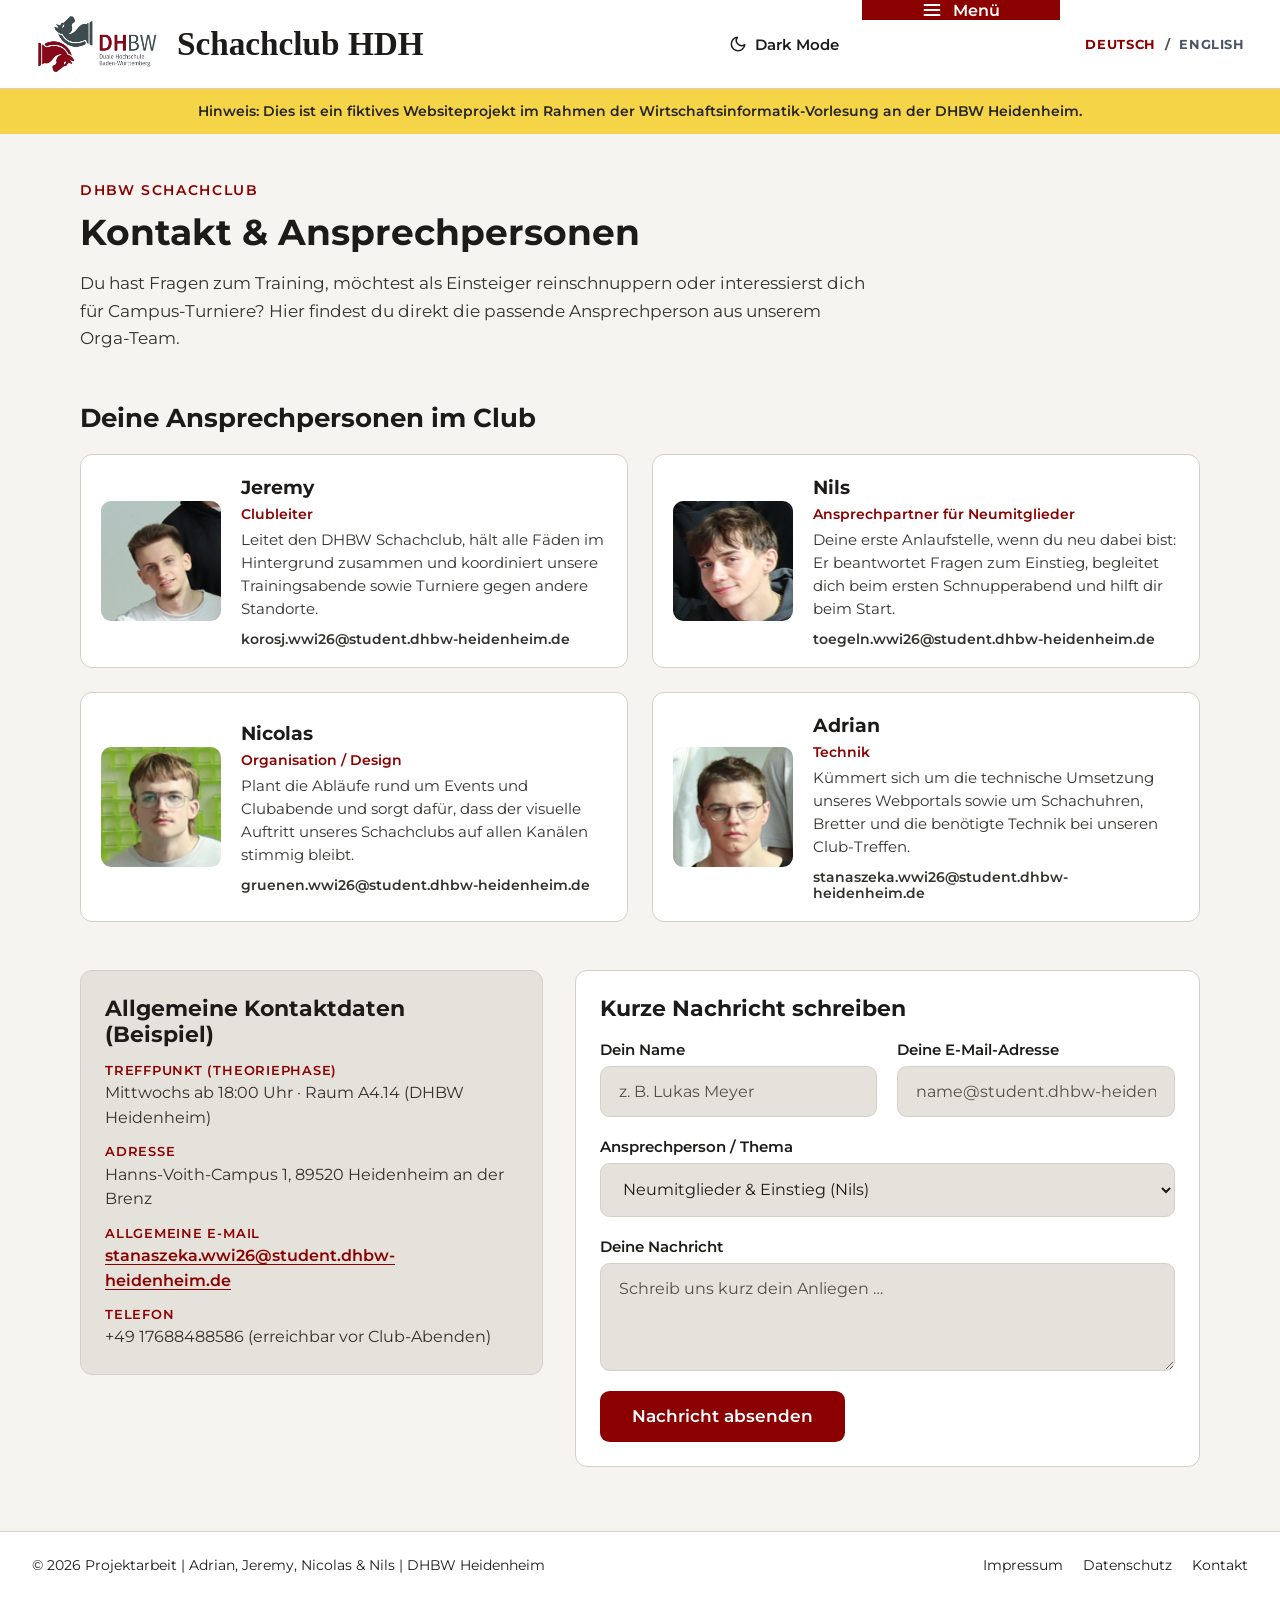
<file: pages/kontakt.html>
<!DOCTYPE html>
<html lang="de">
<head>
    <meta charset="UTF-8">
    <meta name="viewport" content="width=device-width, initial-scale=1.0">
    <meta name="robots" content="noindex, nofollow">

    <title>Kontakt | DHBW Schachclub</title>

    <link rel="stylesheet" href="../css/style.css">
</head>
<body>
    <!-- CSS-only Schalter für System-/Dark-/Light-Mode und Sprache -->
    <input type="checkbox" id="theme-toggle" class="visually-hidden">
    <input type="radio" name="sprache" id="lang-de" class="visually-hidden" checked>
    <input type="radio" name="sprache" id="lang-en" class="visually-hidden">
    <a class="skip-link" href="#inhalt">Zum Inhalt springen</a>

    <header class="site-header">
        <div class="header-marke">
            <a href="../index.html" class="logo">
                <img src="../assets/icons/logo_transparent_weiss.png" alt="Schachclub HDH Logo" class="logo-dark">
                <img src="../assets/icons/logo_transparent.png" alt="Schachclub HDH Logo" class="logo-light">
            </a>
            <h1><span class="titel-schachclub">Schachclub HDH</span></h1>
        </div>

        <div class="header-aktionen">
            <label for="theme-toggle" class="header-theme-btn">
                <span class="theme-zu-light">
                    <svg width="18" height="18" viewBox="0 0 24 24" fill="none" stroke="currentColor" stroke-width="2" stroke-linecap="round" stroke-linejoin="round" aria-hidden="true">
                        <circle cx="12" cy="12" r="4"/>
                        <path d="M12 2v2M12 20v2M4.93 4.93l1.41 1.41M17.66 17.66l1.41 1.41M2 12h2M20 12h2M6.34 17.66l-1.41 1.41M19.07 4.93l-1.41 1.41"/>
                    </svg>
                    <span>Light Mode</span>
                </span>
                <span class="theme-zu-dark">
                    <svg width="18" height="18" viewBox="0 0 24 24" fill="none" stroke="currentColor" stroke-width="2" stroke-linecap="round" stroke-linejoin="round" aria-hidden="true">
                        <path d="M21 12.79A9 9 0 1 1 11.21 3 7 7 0 0 0 21 12.79z"/>
                    </svg>
                    <span>Dark Mode</span>
                </span>
            </label>

            <details class="site-menu">
                <summary class="Menü">
                    <svg width="20" height="20" viewBox="0 0 24 24" fill="none" stroke="currentColor" stroke-width="2.2" stroke-linecap="round" aria-hidden="true">
                        <line x1="3" y1="6" x2="21" y2="6"/>
                        <line x1="3" y1="12" x2="21" y2="12"/>
                        <line x1="3" y1="18" x2="21" y2="18"/>
                    </svg>
                    <span>Menü</span>
                </summary>
                <nav aria-label="Hauptnavigation">
                    <ul class="nav-list">
                        <li><a href="ueber-uns.html">Über uns</a></li>
                        <li><a href="rangliste.html">Rangliste</a></li>
                        <li><a href="termine.html">Termine</a></li>
                        <li><a href="lernen.html">Schach lernen</a></li>
                        <li><a href="kontakt.html">Kontakt</a></li>
                        <li><a href="anmeldung.html">Anmeldung</a></li>
                    </ul>
                </nav>
            </details>

            <div class="header-sprache" role="group" aria-label="Sprache wählen">
                <label for="lang-de" class="sprache-option sprache-de">Deutsch</label>
                <span class="sprache-trenner" aria-hidden="true">/</span>
                <label for="lang-en" class="sprache-option sprache-en">English</label>
            </div>
        </div>
    </header>
    <p class="sprache-hinweis" role="status">
        English version coming soon – this student project is currently available in German.
    </p>

    <aside class="projekt-hinweis" aria-label="Hinweis zum Projekt">
        Hinweis: Dies ist ein fiktives Websiteprojekt im Rahmen der
        Wirtschaftsinformatik-Vorlesung an der DHBW Heidenheim.
    </aside>

    <main id="inhalt">
        <section class="kontakt-seite" aria-labelledby="kontakt-titel">
            <header class="kontakt-kopf">
                <p class="anmeldung-kicker">DHBW Schachclub</p>
                <h2 id="kontakt-titel" class="kontakt-titel">Kontakt &amp; Ansprechpersonen</h2>
                <p class="kontakt-untertitel">
                    Du hast Fragen zum Training, möchtest als Einsteiger reinschnuppern oder interessierst
                    dich für Campus-Turniere? Hier findest du direkt die passende Ansprechperson aus unserem
                    Orga-Team.
                </p>
            </header>

            <!-- Bereich 1: Ansprechpersonen -->
            <section aria-labelledby="team-titel">
                <h3 id="team-titel" class="kontakt-abschnitt-titel">Deine Ansprechpersonen im Club</h3>

                <div class="team-raster">
                    <article class="team-karte">
                        <figure class="team-bild">
                            <img src="../assets/img/team/jeremy.png" alt="Porträt von Jeremy – Clubleiter">
                        </figure>
                        <div class="team-info">
                            <h4>Jeremy</h4>
                            <p class="team-rolle">Clubleiter</p>
                            <p class="team-beschreibung">
                                Leitet den DHBW Schachclub, hält alle Fäden im Hintergrund zusammen und
                                koordiniert unsere Trainingsabende sowie Turniere gegen andere Standorte.
                            </p>
                            <a href="mailto:korosj.wwi26@student.dhbw-heidenheim.de" class="team-mail">korosj.wwi26@student.dhbw-heidenheim.de</a>
                        </div>
                    </article>

                    <article class="team-karte">
                        <figure class="team-bild">
                            <img src="../assets/img/team/nils.png" alt="Porträt von Nils – Ansprechpartner für Neumitglieder">
                        </figure>
                        <div class="team-info">
                            <h4>Nils</h4>
                            <p class="team-rolle">Ansprechpartner für Neumitglieder</p>
                            <p class="team-beschreibung">
                                Deine erste Anlaufstelle, wenn du neu dabei bist: Er beantwortet Fragen zum
                                Einstieg, begleitet dich beim ersten Schnupperabend und hilft dir beim Start.
                            </p>
                            <a href="mailto:toegeln.wwi26@student.dhbw-heidenheim.de" class="team-mail">toegeln.wwi26@student.dhbw-heidenheim.de</a>
                        </div>
                    </article>

                    <article class="team-karte">
                        <figure class="team-bild">
                            <img src="../assets/img/team/nicolas.png" alt="Porträt von Nicolas – Organisation und Design">
                        </figure>
                        <div class="team-info">
                            <h4>Nicolas</h4>
                            <p class="team-rolle">Organisation / Design</p>
                            <p class="team-beschreibung">
                                Plant die Abläufe rund um Events und Clubabende und sorgt dafür, dass der
                                visuelle Auftritt unseres Schachclubs auf allen Kanälen stimmig bleibt.
                            </p>
                            <a href="mailto:gruenen.wwi26@student.dhbw-heidenheim.de" class="team-mail">gruenen.wwi26@student.dhbw-heidenheim.de</a>
                        </div>
                    </article>

                    <article class="team-karte">
                        <figure class="team-bild">
                            <img src="../assets/img/team/adrian.png" alt="Porträt von Adrian – Techniker und Technik">
                        </figure>
                        <div class="team-info">
                            <h4>Adrian</h4>
                            <p class="team-rolle">Technik</p>
                            <p class="team-beschreibung">
                                Kümmert sich um die technische Umsetzung unseres Webportals sowie um
                                Schachuhren, Bretter und die benötigte Technik bei unseren Club-Treffen.
                            </p>
                            <a href="mailto:stanaszeka.wwi26@student.dhbw-heidenheim.de" class="team-mail">stanaszeka.wwi26@student.dhbw-heidenheim.de</a>
                        </div>
                    </article>
                </div>
            </section>

            <!-- Bereich 2: Allgemeine Kontaktdaten (Beispieldaten) & Direktnachricht -->
            <section class="kontakt-unten" aria-labelledby="kontakt-daten-titel">
                <div class="kontakt-info-box">
                    <h3 id="kontakt-daten-titel">Allgemeine Kontaktdaten (Beispiel)</h3>
                    <dl class="kontakt-datenliste">
                        <div>
                            <dt>Treffpunkt (Theoriephase)</dt>
                            <dd>Mittwochs ab 18:00 Uhr · Raum A4.14 (DHBW Heidenheim)</dd>
                        </div>
                        <div>
                            <dt>Adresse</dt>
                            <dd>Hanns-Voith-Campus 1, 89520 Heidenheim an der Brenz</dd>
                        </div>
                        <div>
                            <dt>Allgemeine E-Mail</dt>
                            <dd><a href="mailto:stanaszeka.wwi26@student.dhbw-heidenheim.de" class="recht-link">stanaszeka.wwi26@student.dhbw-heidenheim.de</a></dd>
                        </div>
                        <div>
                            <dt>Telefon</dt>
                            <dd>+49 17688488586 (erreichbar vor Club-Abenden)</dd>
                        </div>
                    </dl>
                </div>

                <div id="kontakt-formular" class="kontakt-formular-box">
                    <h3>Kurze Nachricht schreiben</h3>
                    <form class="anmelde-formular" action="#kontakt-bestaetigung" method="get">
                        <div class="formular-zeile">
                            <div class="formular-feld">
                                <label for="kontakt-name">Dein Name</label>
                                <input
                                    type="text"
                                    id="kontakt-name"
                                    name="name"
                                    placeholder="z. B. Lukas Meyer"
                                    autocomplete="name"
                                    required
                                >
                            </div>

                            <div class="formular-feld">
                                <label for="kontakt-email">Deine E-Mail-Adresse</label>
                                <input
                                    type="email"
                                    id="kontakt-email"
                                    name="email"
                                    placeholder="name@student.dhbw-heidenheim.de"
                                    autocomplete="email"
                                    required
                                >
                            </div>
                        </div>

                        <div class="formular-feld">
                            <label for="kontakt-empfaenger">Ansprechperson / Thema</label>
                            <select id="kontakt-empfaenger" name="empfaenger">
                                <option value="nils">Neumitglieder &amp; Einstieg (Nils)</option>
                                <option value="jeremy">Clubleitung &amp; Turniere (Jeremy)</option>
                                <option value="nicolas">Organisation &amp; Design (Nicolas)</option>
                                <option value="adrian">Technik &amp; Website (Adrian)</option>
                            </select>
                        </div>

                        <div class="formular-feld">
                            <label for="kontakt-nachricht">Deine Nachricht</label>
                            <textarea
                                id="kontakt-nachricht"
                                name="nachricht"
                                rows="4"
                                placeholder="Schreib uns kurz dein Anliegen …"
                                required
                            ></textarea>
                        </div>

                        <button type="submit" class="anmelde-button">Nachricht absenden</button>
                    </form>

                    <!-- CSS-only Bestätigung ohne JavaScript über :target -->
                    <div id="kontakt-bestaetigung" class="anmeldung-bestaetigung" role="status">
                        <p>
                            <strong>Hinweis zur Vorschau:</strong> Da diese Website ohne Backend läuft, wird
                            deine Nachricht noch nicht versendet. Schreib uns alternativ direkt per
                            Beispiel-E-Mail oder komm mittwochs in Raum A4.14 vorbei!
                        </p>
                        <a href="#kontakt-formular" class="bestaetigung-schliessen">Hinweis schließen</a>
                    </div>
                </div>
            </section>
        </section>
    </main>
    <footer class="site-footer">
        <p>© 2026 Projektarbeit | Adrian, Jeremy, Nicolas &amp; Nils | DHBW Heidenheim</p>

        <nav aria-label="Footer-Navigation">
            <ul class="footer-links">
                <li><a href="impressum.html">Impressum</a></li>
                <li><a href="datenschutz.html">Datenschutz</a></li>
                <li><a href="kontakt.html">Kontakt</a></li>
            </ul>
        </nav>
    </footer>
</body>
</html>
</file>
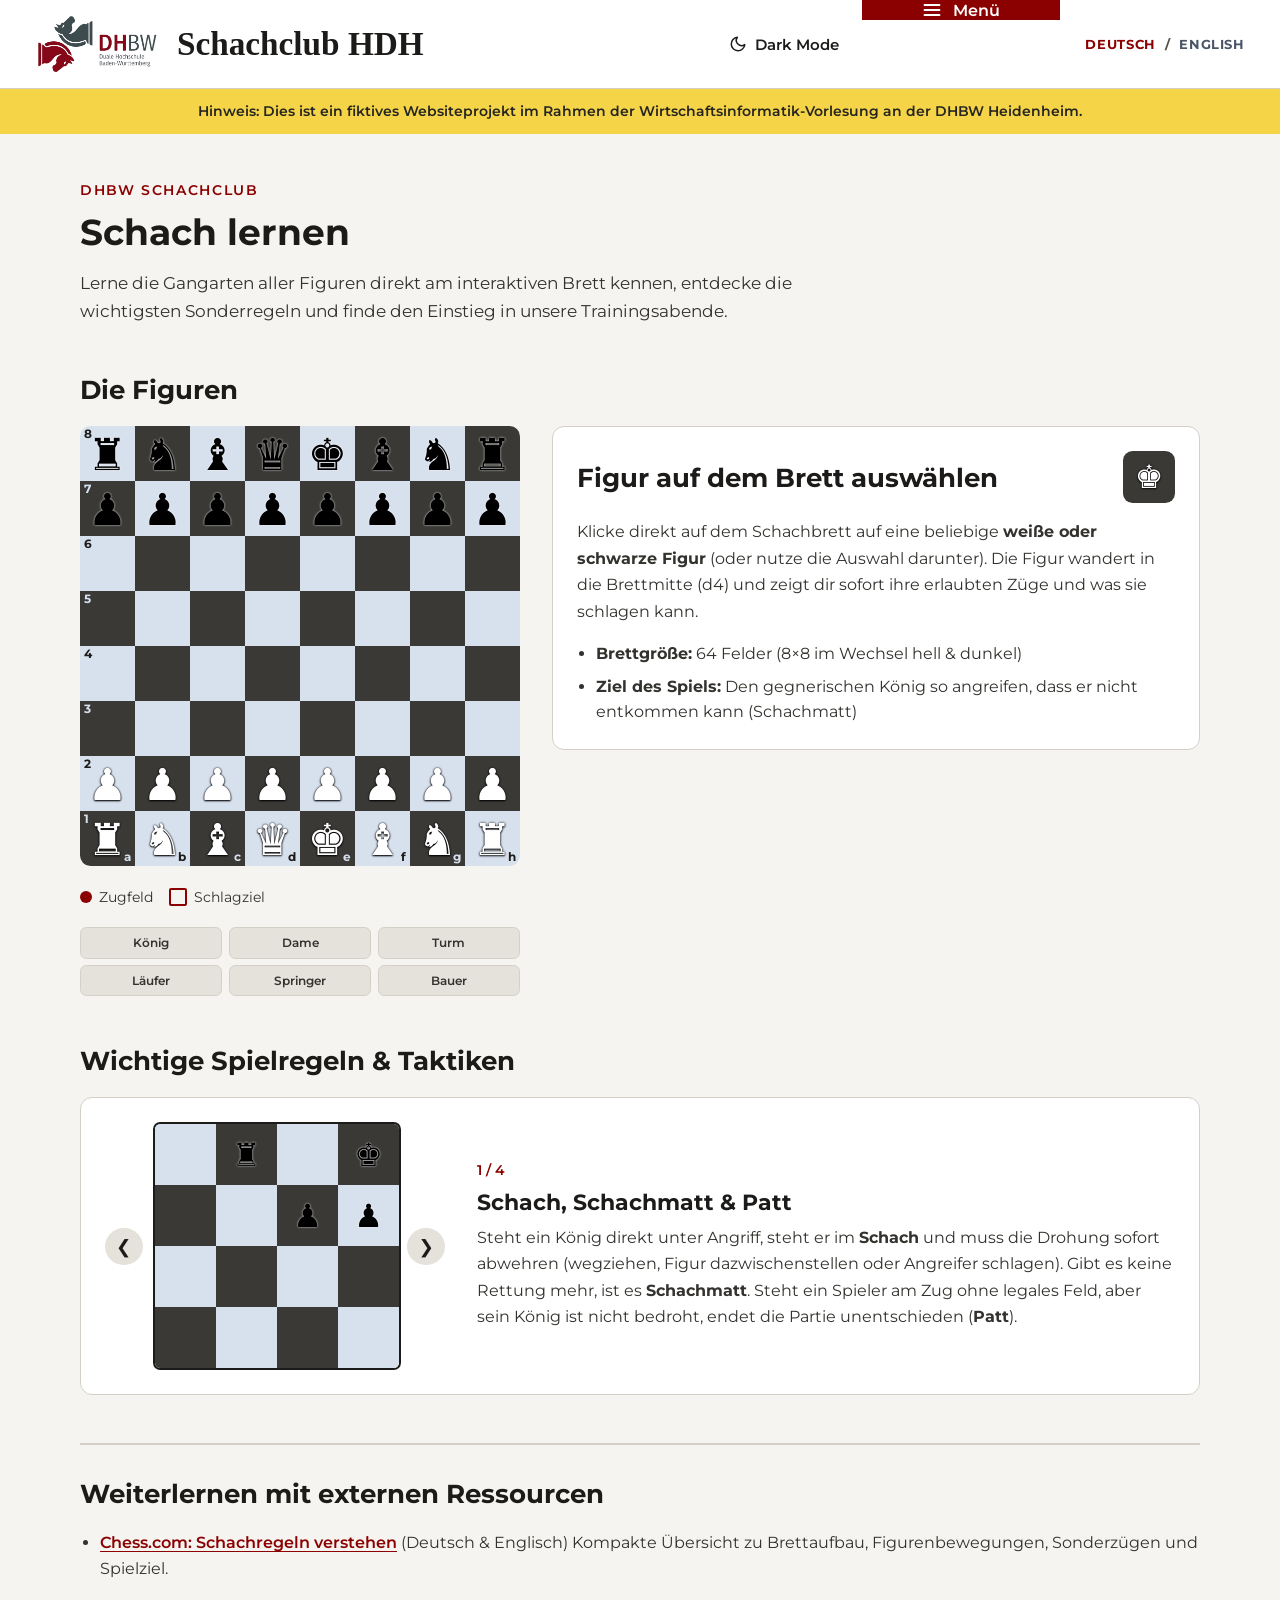
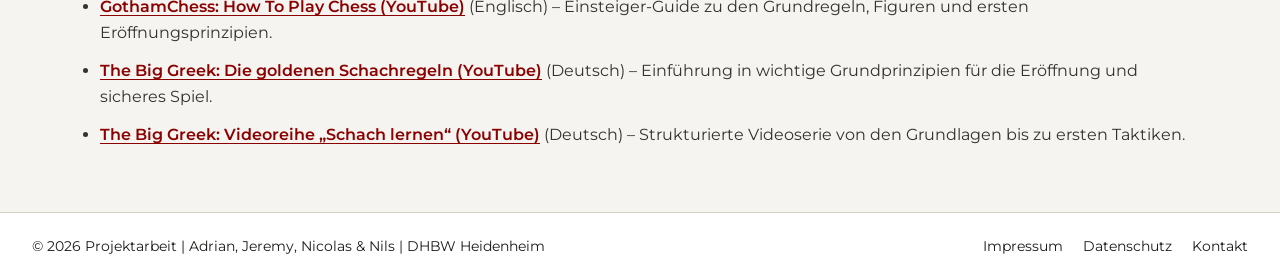
<file: pages/lernen.html>
<!DOCTYPE html>
<html lang="de">
<head>
    <meta charset="UTF-8">
    <meta name="viewport" content="width=device-width, initial-scale=1.0">
    <meta name="robots" content="noindex, nofollow">

    <title>Lernen | DHBW Schachclub</title>

    <link rel="stylesheet" href="../css/style.css">
</head>
<body>
    <!-- CSS-only Schalter für System-/Dark-/Light-Mode und Sprache -->
    <input type="checkbox" id="theme-toggle" class="visually-hidden">
    <input type="radio" name="sprache" id="lang-de" class="visually-hidden" checked>
    <input type="radio" name="sprache" id="lang-en" class="visually-hidden">
    <a class="skip-link" href="#inhalt">Zum Inhalt springen</a>

    <header class="site-header">
        <div class="header-marke">
            <a href="../index.html" class="logo">
                <img src="../assets/icons/logo_transparent_weiss.png" alt="Schachclub HDH Logo" class="logo-dark">
                <img src="../assets/icons/logo_transparent.png" alt="Schachclub HDH Logo" class="logo-light">
            </a>
            <h1><span class="titel-schachclub">Schachclub HDH</span></h1>
        </div>

        <div class="header-aktionen">
            <label for="theme-toggle" class="header-theme-btn">
                <span class="theme-zu-light">
                    <svg width="18" height="18" viewBox="0 0 24 24" fill="none" stroke="currentColor" stroke-width="2" stroke-linecap="round" stroke-linejoin="round" aria-hidden="true">
                        <circle cx="12" cy="12" r="4"/>
                        <path d="M12 2v2M12 20v2M4.93 4.93l1.41 1.41M17.66 17.66l1.41 1.41M2 12h2M20 12h2M6.34 17.66l-1.41 1.41M19.07 4.93l-1.41 1.41"/>
                    </svg>
                    <span>Light Mode</span>
                </span>
                <span class="theme-zu-dark">
                    <svg width="18" height="18" viewBox="0 0 24 24" fill="none" stroke="currentColor" stroke-width="2" stroke-linecap="round" stroke-linejoin="round" aria-hidden="true">
                        <path d="M21 12.79A9 9 0 1 1 11.21 3 7 7 0 0 0 21 12.79z"/>
                    </svg>
                    <span>Dark Mode</span>
                </span>
            </label>

            <details class="site-menu">
                <summary class="Menü">
                    <svg width="20" height="20" viewBox="0 0 24 24" fill="none" stroke="currentColor" stroke-width="2.2" stroke-linecap="round" aria-hidden="true">
                        <line x1="3" y1="6" x2="21" y2="6"/>
                        <line x1="3" y1="12" x2="21" y2="12"/>
                        <line x1="3" y1="18" x2="21" y2="18"/>
                    </svg>
                    <span>Menü</span>
                </summary>
                <nav aria-label="Hauptnavigation">
                    <ul class="nav-list">
                        <li><a href="ueber-uns.html">Über uns</a></li>
                        <li><a href="rangliste.html">Rangliste</a></li>
                        <li><a href="termine.html">Termine</a></li>
                        <li><a href="lernen.html">Schach lernen</a></li>
                        <li><a href="kontakt.html">Kontakt</a></li>
                        <li><a href="anmeldung.html">Anmeldung</a></li>
                    </ul>
                </nav>
            </details>

            <div class="header-sprache" role="group" aria-label="Sprache wählen">
                <label for="lang-de" class="sprache-option sprache-de">Deutsch</label>
                <span class="sprache-trenner" aria-hidden="true">/</span>
                <label for="lang-en" class="sprache-option sprache-en">English</label>
            </div>
        </div>
    </header>
    <p class="sprache-hinweis" role="status">
        English version coming soon – this student project is currently available in German.
    </p>

    <aside class="projekt-hinweis" aria-label="Hinweis zum Projekt">
        Hinweis: Dies ist ein fiktives Websiteprojekt im Rahmen der
        Wirtschaftsinformatik-Vorlesung an der DHBW Heidenheim.
    </aside>

    <main id="inhalt">
        <section class="lernen-seite" aria-labelledby="lernen-titel">
            <header class="lernen-kopf">
                <p class="anmeldung-kicker">DHBW Schachclub</p>
                <h2 id="lernen-titel" class="lernen-titel">Schach lernen</h2>
                <p class="lernen-einleitung">
                    Lerne die Gangarten aller Figuren direkt am interaktiven Brett kennen, entdecke die
                    wichtigsten Sonderregeln und finde den Einstieg in unsere Trainingsabende.
                </p>
            </header>

            <!-- ==================== Bereich 1: Die Figuren ==================== -->
            <section class="figuren-bereich" aria-labelledby="figuren-titel">
                <h3 id="figuren-titel" class="lernen-abschnitt-titel">Die Figuren</h3>

                <!-- CSS-only Zustandssteuerung über Radio-Buttons (kein JavaScript) -->
                <input type="radio" name="schachfigur" id="figur-start" class="visually-hidden" checked>
                <input type="radio" name="schachfigur" id="figur-koenig" class="visually-hidden">
                <input type="radio" name="schachfigur" id="figur-dame" class="visually-hidden">
                <input type="radio" name="schachfigur" id="figur-turm" class="visually-hidden">
                <input type="radio" name="schachfigur" id="figur-laeufer" class="visually-hidden">
                <input type="radio" name="schachfigur" id="figur-springer" class="visually-hidden">
                <input type="radio" name="schachfigur" id="figur-bauer" class="visually-hidden">

                <div class="figuren-buehne">
                    <!-- Linke Spalte: CSS-Grid 8x8 Schachbrett + Legende + Schnellwahl -->
                    <div class="brett-spalte">
                        <div class="schachbrett" role="group" aria-label="Interaktives Schachbrett zur Figurenauswahl">
                            <!-- Reihe 8 (Schwarz Grundreihe) -->
                            <div class="brett-feld feld-hell"><label for="figur-turm" class="start-figur figur-schwarz" aria-label="Turm auswählen">&#9820;</label></div>
                            <div class="brett-feld feld-dunkel"><label for="figur-springer" class="start-figur figur-schwarz" aria-label="Springer auswählen">&#9822;</label></div>
                            <div class="brett-feld feld-hell"><label for="figur-laeufer" class="start-figur figur-schwarz" aria-label="Läufer auswählen">&#9821;</label></div>
                            <div class="brett-feld feld-dunkel ziel-turm ziel-dame"><span class="schlag-ziel ziel-gegner" aria-hidden="true">&#9823;</span><label for="figur-dame" class="start-figur figur-schwarz" aria-label="Dame auswählen">&#9819;</label></div>
                            <div class="brett-feld feld-hell"><label for="figur-koenig" class="start-figur figur-schwarz" aria-label="König auswählen">&#9818;</label></div>
                            <div class="brett-feld feld-dunkel"><label for="figur-laeufer" class="start-figur figur-schwarz" aria-label="Läufer auswählen">&#9821;</label></div>
                            <div class="brett-feld feld-hell"><label for="figur-springer" class="start-figur figur-schwarz" aria-label="Springer auswählen">&#9822;</label></div>
                            <div class="brett-feld feld-dunkel ziel-laeufer ziel-dame"><span class="schlag-ziel ziel-gegner" aria-hidden="true">&#9823;</span><label for="figur-turm" class="start-figur figur-schwarz" aria-label="Turm auswählen">&#9820;</label></div>

                            <!-- Reihe 7 (Schwarze Bauern) -->
                            <div class="brett-feld feld-dunkel zug-diag"><span class="zug-punkt" aria-hidden="true"></span><label for="figur-bauer" class="start-figur figur-schwarz" aria-label="Bauer auswählen">&#9823;</label></div>
                            <div class="brett-feld feld-hell"><label for="figur-bauer" class="start-figur figur-schwarz" aria-label="Bauer auswählen">&#9823;</label></div>
                            <div class="brett-feld feld-dunkel"><label for="figur-bauer" class="start-figur figur-schwarz" aria-label="Bauer auswählen">&#9823;</label></div>
                            <div class="brett-feld feld-hell zug-ortho"><span class="zug-punkt" aria-hidden="true"></span><label for="figur-bauer" class="start-figur figur-schwarz" aria-label="Bauer auswählen">&#9823;</label></div>
                            <div class="brett-feld feld-dunkel"><label for="figur-bauer" class="start-figur figur-schwarz" aria-label="Bauer auswählen">&#9823;</label></div>
                            <div class="brett-feld feld-hell"><label for="figur-bauer" class="start-figur figur-schwarz" aria-label="Bauer auswählen">&#9823;</label></div>
                            <div class="brett-feld feld-dunkel zug-diag"><span class="zug-punkt" aria-hidden="true"></span><label for="figur-bauer" class="start-figur figur-schwarz" aria-label="Bauer auswählen">&#9823;</label></div>
                            <div class="brett-feld feld-hell"><label for="figur-bauer" class="start-figur figur-schwarz" aria-label="Bauer auswählen">&#9823;</label></div>

                            <!-- Reihe 6 -->
                            <div class="brett-feld feld-hell"></div>
                            <div class="brett-feld feld-dunkel zug-diag"><span class="zug-punkt" aria-hidden="true"></span></div>
                            <div class="brett-feld feld-hell zug-springer"><span class="zug-punkt" aria-hidden="true"></span></div>
                            <div class="brett-feld feld-dunkel zug-ortho"><span class="zug-punkt" aria-hidden="true"></span></div>
                            <div class="brett-feld feld-hell ziel-springer"><span class="schlag-ziel ziel-gegner" aria-hidden="true">&#9823;</span></div>
                            <div class="brett-feld feld-dunkel zug-diag"><span class="zug-punkt" aria-hidden="true"></span></div>
                            <div class="brett-feld feld-hell"></div>
                            <div class="brett-feld feld-dunkel"></div>

                            <!-- Reihe 5 -->
                            <div class="brett-feld feld-dunkel"></div>
                            <div class="brett-feld feld-hell zug-springer"><span class="zug-punkt" aria-hidden="true"></span></div>
                            <div class="brett-feld feld-dunkel zug-diag zug-koenig ziel-bauer"><span class="zug-punkt" aria-hidden="true"></span><span class="schlag-ziel ziel-gegner" aria-hidden="true">&#9823;</span></div>
                            <div class="brett-feld feld-hell zug-ortho zug-koenig zug-bauer"><span class="zug-punkt" aria-hidden="true"></span></div>
                            <div class="brett-feld feld-dunkel zug-diag ziel-koenig ziel-bauer"><span class="zug-punkt" aria-hidden="true"></span><span class="schlag-ziel ziel-gegner" aria-hidden="true">&#9823;</span></div>
                            <div class="brett-feld feld-hell zug-springer"><span class="zug-punkt" aria-hidden="true"></span></div>
                            <div class="brett-feld feld-dunkel"></div>
                            <div class="brett-feld feld-hell"></div>

                            <!-- Reihe 4 (d4 = Zentrumsfeld für die ausgewählte Figur) -->
                            <div class="brett-feld feld-hell zug-ortho"><span class="zug-punkt" aria-hidden="true"></span></div>
                            <div class="brett-feld feld-dunkel zug-ortho"><span class="zug-punkt" aria-hidden="true"></span></div>
                            <div class="brett-feld feld-hell zug-ortho zug-koenig"><span class="zug-punkt" aria-hidden="true"></span></div>
                            <div class="brett-feld feld-dunkel feld-mitte" aria-live="polite">
                                <span class="mitte-figur ist-koenig figur-weiss" aria-label="König auf d4">&#9818;</span>
                                <span class="mitte-figur ist-dame figur-weiss" aria-label="Dame auf d4">&#9819;</span>
                                <span class="mitte-figur ist-turm figur-weiss" aria-label="Turm auf d4">&#9820;</span>
                                <span class="mitte-figur ist-laeufer figur-weiss" aria-label="Läufer auf d4">&#9821;</span>
                                <span class="mitte-figur ist-springer figur-weiss" aria-label="Springer auf d4">&#9822;</span>
                                <span class="mitte-figur ist-bauer figur-weiss" aria-label="Bauer auf d4">&#9823;</span>
                            </div>
                            <div class="brett-feld feld-hell zug-ortho zug-koenig"><span class="zug-punkt" aria-hidden="true"></span></div>
                            <div class="brett-feld feld-dunkel zug-ortho"><span class="zug-punkt" aria-hidden="true"></span></div>
                            <div class="brett-feld feld-hell zug-ortho"><span class="zug-punkt" aria-hidden="true"></span></div>
                            <div class="brett-feld feld-dunkel ziel-turm ziel-dame"><span class="schlag-ziel ziel-gegner" aria-hidden="true">&#9823;</span></div>

                            <!-- Reihe 3 -->
                            <div class="brett-feld feld-dunkel"></div>
                            <div class="brett-feld feld-hell zug-springer"><span class="zug-punkt" aria-hidden="true"></span></div>
                            <div class="brett-feld feld-dunkel zug-diag zug-koenig"><span class="zug-punkt" aria-hidden="true"></span></div>
                            <div class="brett-feld feld-hell zug-ortho zug-koenig"><span class="zug-punkt" aria-hidden="true"></span></div>
                            <div class="brett-feld feld-dunkel zug-diag zug-koenig"><span class="zug-punkt" aria-hidden="true"></span></div>
                            <div class="brett-feld feld-hell zug-springer"><span class="zug-punkt" aria-hidden="true"></span></div>
                            <div class="brett-feld feld-dunkel"></div>
                            <div class="brett-feld feld-hell"></div>

                            <!-- Reihe 2 (Weiße Bauern) -->
                            <div class="brett-feld feld-hell"><label for="figur-bauer" class="start-figur figur-weiss" aria-label="Bauer auswählen">&#9823;</label></div>
                            <div class="brett-feld feld-dunkel zug-diag"><span class="zug-punkt" aria-hidden="true"></span><label for="figur-bauer" class="start-figur figur-weiss" aria-label="Bauer auswählen">&#9823;</label></div>
                            <div class="brett-feld feld-hell zug-springer"><span class="zug-punkt" aria-hidden="true"></span><label for="figur-bauer" class="start-figur figur-weiss" aria-label="Bauer auswählen">&#9823;</label></div>
                            <div class="brett-feld feld-dunkel zug-ortho"><span class="zug-punkt" aria-hidden="true"></span><label for="figur-bauer" class="start-figur figur-weiss" aria-label="Bauer auswählen">&#9823;</label></div>
                            <div class="brett-feld feld-hell zug-springer"><span class="zug-punkt" aria-hidden="true"></span><label for="figur-bauer" class="start-figur figur-weiss" aria-label="Bauer auswählen">&#9823;</label></div>
                            <div class="brett-feld feld-dunkel zug-diag"><span class="zug-punkt" aria-hidden="true"></span><label for="figur-bauer" class="start-figur figur-weiss" aria-label="Bauer auswählen">&#9823;</label></div>
                            <div class="brett-feld feld-hell"><label for="figur-bauer" class="start-figur figur-weiss" aria-label="Bauer auswählen">&#9823;</label></div>
                            <div class="brett-feld feld-dunkel"><label for="figur-bauer" class="start-figur figur-weiss" aria-label="Bauer auswählen">&#9823;</label></div>

                            <!-- Reihe 1 (Weiße Grundreihe) -->
                            <div class="brett-feld feld-dunkel zug-diag"><span class="zug-punkt" aria-hidden="true"></span><label for="figur-turm" class="start-figur figur-weiss" aria-label="Turm auswählen">&#9820;</label></div>
                            <div class="brett-feld feld-hell"><label for="figur-springer" class="start-figur figur-weiss" aria-label="Springer auswählen">&#9822;</label></div>
                            <div class="brett-feld feld-dunkel"><label for="figur-laeufer" class="start-figur figur-weiss" aria-label="Läufer auswählen">&#9821;</label></div>
                            <div class="brett-feld feld-hell zug-ortho"><span class="zug-punkt" aria-hidden="true"></span><label for="figur-dame" class="start-figur figur-weiss" aria-label="Dame auswählen">&#9819;</label></div>
                            <div class="brett-feld feld-dunkel"><label for="figur-koenig" class="start-figur figur-weiss" aria-label="König auswählen">&#9818;</label></div>
                            <div class="brett-feld feld-hell"><label for="figur-laeufer" class="start-figur figur-weiss" aria-label="Läufer auswählen">&#9821;</label></div>
                            <div class="brett-feld feld-dunkel zug-diag"><span class="zug-punkt" aria-hidden="true"></span><label for="figur-springer" class="start-figur figur-weiss" aria-label="Springer auswählen">&#9822;</label></div>
                            <div class="brett-feld feld-hell"><label for="figur-turm" class="start-figur figur-weiss" aria-label="Turm auswählen">&#9820;</label></div>
                        </div>

                        <div class="brett-steuerung">
                            <div class="brett-legende">
                                <span class="legende-punkt"><i class="legende-marker-zug" aria-hidden="true"></i> Zugfeld</span>
                                <span class="legende-punkt"><i class="legende-marker-schlag" aria-hidden="true"></i> Schlagziel</span>
                            </div>
                            <label for="figur-start" class="brett-reset-btn">Zurück zur Startaufstellung</label>
                        </div>

                        <!-- Schnellwahl-Leiste (nur 6 Figuren, ohne Redundanz) -->
                        <div class="figuren-schnellwahl" role="group" aria-label="Schnellwahl der Schachfiguren">
                            <label for="figur-koenig" class="schnellwahl-chip">König</label>
                            <label for="figur-dame" class="schnellwahl-chip">Dame</label>
                            <label for="figur-turm" class="schnellwahl-chip">Turm</label>
                            <label for="figur-laeufer" class="schnellwahl-chip">Läufer</label>
                            <label for="figur-springer" class="schnellwahl-chip">Springer</label>
                            <label for="figur-bauer" class="schnellwahl-chip">Bauer</label>
                        </div>
                    </div>

                    <!-- Rechte Spalte: Figur-Name + Icon + Erklärung -->
                    <div class="figur-info-spalte">
                        <article class="figur-info-karte info-start">
                            <div class="figur-info-kopf">
                                <h4>Figur auf dem Brett auswählen</h4>
                                <span class="figur-icon-badge figur-weiss" aria-hidden="true">&#9818;</span>
                            </div>
                            <p>
                                Klicke direkt auf dem Schachbrett auf eine beliebige <strong>weiße oder schwarze Figur</strong>
                                (oder nutze die Auswahl darunter). Die Figur wandert in die Brettmitte (d4) und zeigt
                                dir sofort ihre erlaubten Züge und was sie schlagen kann.
                            </p>
                            <ul class="figur-merkmale">
                                <li><strong>Brettgröße:</strong> 64 Felder (8×8 im Wechsel hell &amp; dunkel)</li>
                                <li><strong>Ziel des Spiels:</strong> Den gegnerischen König so angreifen, dass er nicht entkommen kann (Schachmatt)</li>
                            </ul>
                        </article>

                        <article class="figur-info-karte info-koenig">
                            <div class="figur-info-kopf">
                                <h4>Der König</h4>
                                <span class="figur-icon-badge figur-weiss" aria-hidden="true">&#9818;</span>
                            </div>
                            <p>
                                Der König ist die wichtigste Figur auf dem Brett: Wird er mattgesetzt, endet die Partie.
                                Er zieht genau <strong>ein Feld</strong> in beliebige Richtung (waagerecht, senkrecht oder diagonal).
                            </p>
                            <ul class="figur-merkmale">
                                <li><strong>Wert:</strong> Unbezahlbar (Verlust durch Schachmatt beendet die Partie).</li>
                                <li><strong>Schlagen:</strong> Schlägt jede ungedeckte gegnerische Figur auf einem angrenzenden Feld (z. B. auf e5).</li>
                                <li><strong>Besonderheit:</strong> Darf niemals auf ein bedrohtes Feld ziehen; kann einmal pro Partie zusammen mit einem Turm rochieren (Rochade).</li>
                            </ul>
                        </article>

                        <article class="figur-info-karte info-dame">
                            <div class="figur-info-kopf">
                                <h4>Die Dame</h4>
                                <span class="figur-icon-badge figur-weiss" aria-hidden="true">&#9819;</span>
                            </div>
                            <p>
                                Die Dame ist die stärkste Figur auf dem Brett. Sie vereint Turm und Läufer und zieht
                                beliebig weit waagerecht, senkrecht oder diagonal über freie Felder.
                            </p>
                            <ul class="figur-merkmale">
                                <li><strong>Wert:</strong> 9 Punkte (Bauerneinheiten).</li>
                                <li><strong>Schlagen:</strong> Schlägt die erste gegnerische Figur auf einer freien Linie, Reihe oder Diagonale (z. B. auf d8, h4 oder h8).</li>
                                <li><strong>Besonderheit:</strong> Darf keine Figuren überspringen und kann durch Bauernumwandlung mehrfach auf dem Brett stehen.</li>
                            </ul>
                        </article>

                        <article class="figur-info-karte info-turm">
                            <div class="figur-info-kopf">
                                <h4>Der Turm</h4>
                                <span class="figur-icon-badge figur-weiss" aria-hidden="true">&#9820;</span>
                            </div>
                            <p>
                                Der Turm ist eine starke Figur für offene Linien und das Endspiel. Er zieht beliebig
                                viele freie Felder <strong>geradeaus</strong> – senkrecht entlang von Linien oder waagerecht entlang von Reihen.
                            </p>
                            <ul class="figur-merkmale">
                                <li><strong>Wert:</strong> 5 Punkte (Bauerneinheiten).</li>
                                <li><strong>Schlagen:</strong> Schlägt die erste gegnerische Figur auf seiner freien Linie oder Reihe (z. B. auf d8 oder h4).</li>
                                <li><strong>Besonderheit:</strong> Darf keine Figuren überspringen und ist gemeinsam mit dem König an der Rochade beteiligt.</li>
                            </ul>
                        </article>

                        <article class="figur-info-karte info-laeufer">
                            <div class="figur-info-kopf">
                                <h4>Der Läufer</h4>
                                <span class="figur-icon-badge figur-weiss" aria-hidden="true">&#9821;</span>
                            </div>
                            <p>
                                Der Läufer zieht beliebig weit <strong>diagonal</strong> über freie Felder. Da er immer
                                auf derselben Feldfarbe bleibt, gibt es einen weißfeldrigen und einen schwarzfeldrigen Läufer.
                            </p>
                            <ul class="figur-merkmale">
                                <li><strong>Wert:</strong> 3 Punkte (Bauerneinheiten).</li>
                                <li><strong>Schlagen:</strong> Schlägt die erste gegnerische Figur auf seiner freien Diagonale (z. B. auf h8).</li>
                                <li><strong>Besonderheit:</strong> Kann seine Feldfarbe nie wechseln und keine Figuren überspringen; im Läuferpaar besonders stark.</li>
                            </ul>
                        </article>

                        <article class="figur-info-karte info-springer">
                            <div class="figur-info-kopf">
                                <h4>Der Springer</h4>
                                <span class="figur-icon-badge figur-weiss" aria-hidden="true">&#9822;</span>
                            </div>
                            <p>
                                Der Springer zieht in einer <strong>L-Form</strong> (zwei Felder in eine Richtung und ein Feld
                                im rechten Winkel dazu). Dadurch kontrolliert er besonders gut das Zentrum.
                            </p>
                            <ul class="figur-merkmale">
                                <li><strong>Wert:</strong> 3 Punkte (Bauerneinheiten).</li>
                                <li><strong>Schlagen:</strong> Schlägt eine gegnerische Figur ausschließlich auf dem Zielfeld seines L-Sprungs (z. B. auf e6).</li>
                                <li><strong>Besonderheit:</strong> Darf als einzige Figur eigene und fremde Figuren überspringen und wechselt bei jedem Zug die Feldfarbe.</li>
                            </ul>
                        </article>

                        <article class="figur-info-karte info-bauer">
                            <div class="figur-info-kopf">
                                <h4>Der Bauer</h4>
                                <span class="figur-icon-badge figur-weiss" aria-hidden="true">&#9823;</span>
                            </div>
                            <p>
                                Der Bauer bildet das Grundgerüst der Stellung und zieht ausschließlich <strong>vorwärts</strong>
                                Richtung gegnerische Grundreihe – regulär ein Feld geradeaus (auf d5).
                            </p>
                            <ul class="figur-merkmale">
                                <li><strong>Wert:</strong> 1 Punkt (Basiseinheit).</li>
                                <li><strong>Schlagen:</strong> Schlägt anders als er zieht: immer <strong>ein Feld diagonal vorwärts</strong> (z. B. auf c5 oder e5), niemals geradeaus.</li>
                                <li><strong>Besonderheit:</strong> Darf vom Startfeld zwei Felder vorrücken, <em>En passant</em> schlagen und sich auf der letzten Reihe umwandeln.</li>
                            </ul>
                        </article>
                    </div>
                </div>
            </section>

            <!-- ==================== Bereich 2: Wichtige Regeln (Karussell mit < >) ==================== -->
            <section class="regeln-bereich" aria-labelledby="regeln-titel">
                <h3 id="regeln-titel" class="lernen-abschnitt-titel">Wichtige Spielregeln &amp; Taktiken</h3>

                <input type="radio" name="regeln-slide" id="regel-1" class="visually-hidden" checked>
                <input type="radio" name="regeln-slide" id="regel-2" class="visually-hidden">
                <input type="radio" name="regeln-slide" id="regel-3" class="visually-hidden">
                <input type="radio" name="regeln-slide" id="regel-4" class="visually-hidden">

                <div class="regeln-karussell">
                    <!-- Slide 1: Schach, Schachmatt & Patt -->
                    <article class="regel-slide slide-1">
                        <div class="regel-visualisierung">
                            <label for="regel-4" class="karussell-pfeil" aria-label="Vorherige Regel anzeigen">&#10094;</label>
                            <div class="mini-regelbrett" role="img" aria-label="Darstellung eines Grundreihen-Schachmatts">
                                <span class="feld-hell"></span><span class="feld-dunkel">&#9820;</span><span class="feld-hell"></span><span class="feld-dunkel">&#9818;</span>
                                <span class="feld-dunkel"></span><span class="feld-hell"></span><span class="feld-dunkel">&#9823;</span><span class="feld-hell">&#9823;</span>
                                <span class="feld-hell"></span><span class="feld-dunkel"></span><span class="feld-hell"></span><span class="feld-dunkel"></span>
                                <span class="feld-dunkel"></span><span class="feld-hell"></span><span class="feld-dunkel"></span><span class="feld-hell"></span>
                            </div>
                            <label for="regel-2" class="karussell-pfeil" aria-label="Nächste Regel anzeigen">&#10095;</label>
                        </div>
                        <div class="regel-text">
                            <span class="regel-zaehler">1 / 4</span>
                            <h4>Schach, Schachmatt &amp; Patt</h4>
                            <p>
                                Steht ein König direkt unter Angriff, steht er im <strong>Schach</strong> und muss die
                                Drohung sofort abwehren (wegziehen, Figur dazwischenstellen oder Angreifer schlagen).
                                Gibt es keine Rettung mehr, ist es <strong>Schachmatt</strong>. Steht ein Spieler am Zug
                                ohne legales Feld, aber sein König ist nicht bedroht, endet die Partie unentschieden (<strong>Patt</strong>).
                            </p>
                        </div>
                    </article>

                    <!-- Slide 2: Die Rochade -->
                    <article class="regel-slide slide-2">
                        <div class="regel-visualisierung">
                            <label for="regel-1" class="karussell-pfeil" aria-label="Vorherige Regel anzeigen">&#10094;</label>
                            <div class="mini-regelbrett" role="img" aria-label="Darstellung einer kurzen Rochade">
                                <span class="feld-hell"></span><span class="feld-dunkel"></span><span class="feld-hell"></span><span class="feld-dunkel"></span>
                                <span class="feld-dunkel"></span><span class="feld-hell"></span><span class="feld-dunkel"></span><span class="feld-hell"></span>
                                <span class="feld-hell">&#9823;</span><span class="feld-dunkel">&#9823;</span><span class="feld-hell">&#9823;</span><span class="feld-dunkel">&#9823;</span>
                                <span class="feld-dunkel"></span><span class="feld-hell">&#9820;</span><span class="feld-dunkel">&#9818;</span><span class="feld-hell"></span>
                            </div>
                            <label for="regel-3" class="karussell-pfeil" aria-label="Nächste Regel anzeigen">&#10095;</label>
                        </div>
                        <div class="regel-text">
                            <span class="regel-zaehler">2 / 4</span>
                            <h4>Die Rochade</h4>
                            <p>
                                Die einzige Gelegenheit, bei der sich <strong>zwei Figuren gleichzeitig</strong> bewegen:
                                Der König wandert zwei Felder auf einen Turm zu, der Turm springt auf das Feld daneben.
                                Bedingung: Weder König noch Turm wurden vorher bewegt, alle Felder dazwischen sind frei
                                und der König steht weder im Schach noch zieht er über ein bedrohtes Feld.
                            </p>
                        </div>
                    </article>

                    <!-- Slide 3: Bauernumwandlung & En passant -->
                    <article class="regel-slide slide-3">
                        <div class="regel-visualisierung">
                            <label for="regel-2" class="karussell-pfeil" aria-label="Vorherige Regel anzeigen">&#10094;</label>
                            <div class="mini-regelbrett" role="img" aria-label="Darstellung einer Bauernumwandlung zur Dame">
                                <span class="feld-hell"></span><span class="feld-dunkel">&#9819;</span><span class="feld-hell"></span><span class="feld-dunkel"></span>
                                <span class="feld-dunkel"></span><span class="feld-hell">&#9823;</span><span class="feld-dunkel"></span><span class="feld-hell"></span>
                                <span class="feld-hell"></span><span class="feld-dunkel"></span><span class="feld-hell"></span><span class="feld-dunkel"></span>
                                <span class="feld-dunkel"></span><span class="feld-hell"></span><span class="feld-dunkel"></span><span class="feld-hell"></span>
                            </div>
                            <label for="regel-4" class="karussell-pfeil" aria-label="Nächste Regel anzeigen">&#10095;</label>
                        </div>
                        <div class="regel-text">
                            <span class="regel-zaehler">3 / 4</span>
                            <h4>Bauernumwandlung &amp; En passant</h4>
                            <p>
                                Erreicht ein Bauer die gegnerische Grundreihe, muss er sofort in eine Dame, einen Turm,
                                einen Läufer oder einen Springer umgewandelt werden. Zieht außerdem ein gegnerischer Bauer
                                per Doppelschritt direkt neben deinen Bauern, darfst du ihn im <strong>direkten Gegenzug</strong>
                                schlagen, als wäre er nur ein Feld weit gerückt (<em>En passant</em>).
                            </p>
                        </div>
                    </article>

                    <!-- Slide 4: Die 3 goldenen Eröffnungsregeln -->
                    <article class="regel-slide slide-4">
                        <div class="regel-visualisierung">
                            <label for="regel-3" class="karussell-pfeil" aria-label="Vorherige Regel anzeigen">&#10094;</label>
                            <div class="mini-regelbrett" role="img" aria-label="Zentrumskontrolle und Figurenentwicklung in der Eröffnung">
                                <span class="feld-hell"></span><span class="feld-dunkel">&#9823;</span><span class="feld-hell">&#9821;</span><span class="feld-dunkel"></span>
                                <span class="feld-dunkel">&#9822;</span><span class="feld-hell">&#9823;</span><span class="feld-dunkel"></span><span class="feld-hell"></span>
                                <span class="feld-hell"></span><span class="feld-dunkel"></span><span class="feld-hell">&#9823;</span><span class="feld-dunkel"></span>
                                <span class="feld-dunkel"></span><span class="feld-hell">&#9822;</span><span class="feld-dunkel">&#9821;</span><span class="feld-hell"></span>
                            </div>
                            <label for="regel-1" class="karussell-pfeil" aria-label="Nächste Regel anzeigen">&#10095;</label>
                        </div>
                        <div class="regel-text">
                            <span class="regel-zaehler">4 / 4</span>
                            <h4>Eröffnung, Mittelspiel &amp; Endspiel</h4>
                            <p>
                                Für deinen perfekten Start gelten drei Grundprinzipien: <strong>1. Zentrum besetzen</strong>
                                (z. B. mit e4/d4 oder c5 in der Sizilianischen Verteidigung), <strong>2. Springer und Läufer
                                früh entwickeln</strong>, statt dieselbe Figur zweimal zu ziehen, und <strong>3. früh rochieren</strong>,
                                um deinen König in Sicherheit zu bringen.
                            </p>
                        </div>
                    </article>
                </div>
            </section>

            <!-- ==================== Bereich 3: Externe Lernressourcen ==================== -->
            <section class="lernen-links-bereich" aria-labelledby="lernen-links-titel">
                <h3 id="lernen-links-titel" class="lernen-abschnitt-titel">Weiterlernen mit externen Ressourcen</h3>
                <ul class="lernen-linkliste">
                    <li>
                        <a href="https://www.chess.com/de/schachregeln  " class="recht-link" target="_blank" rel="noopener noreferrer">Chess.com: Schachregeln verstehen</a>
                        <span>(Deutsch & Englisch) Kompakte Übersicht zu Brettaufbau, Figurenbewegungen, Sonderzügen und Spielziel.</span>
                    </li>
                    <li>
                        <a href="https://www.youtube.com/watch?v=OCSbzArwB10" class="recht-link" target="_blank" rel="noopener noreferrer">GothamChess: How To Play Chess (YouTube)</a>
                        <span>(Englisch) – Einsteiger-Guide zu den Grundregeln, Figuren und ersten Eröffnungsprinzipien.</span>
                    </li>
                    <li>
                        <a href="https://www.youtube.com/watch?v=YzSgLjmEV4c" class="recht-link" target="_blank" rel="noopener noreferrer">The Big Greek: Die goldenen Schachregeln (YouTube)</a>
                        <span>(Deutsch) – Einführung in wichtige Grundprinzipien für die Eröffnung und sicheres Spiel.</span>
                    </li>
                    <li>
                        <a href="https://www.youtube.com/show/VLPLXoFpqP9YfB0JfdJEvTJqY71LFYapG9FF?sbp=KgtIeHprWk9raHNfRUAB" class="recht-link" target="_blank" rel="noopener noreferrer">The Big Greek: Videoreihe „Schach lernen“ (YouTube)</a>
                        <span>(Deutsch) – Strukturierte Videoserie von den Grundlagen bis zu ersten Taktiken.</span>
                    </li>
                </ul>
            </section>
        </section>
    </main>
    <footer class="site-footer">
        <p>© 2026 Projektarbeit | Adrian, Jeremy, Nicolas &amp; Nils | DHBW Heidenheim</p>

        <nav aria-label="Footer-Navigation">
            <ul class="footer-links">
                <li><a href="impressum.html">Impressum</a></li>
                <li><a href="datenschutz.html">Datenschutz</a></li>
                <li><a href="kontakt.html">Kontakt</a></li>
            </ul>
        </nav>
    </footer>
</body>
</html>
</file>
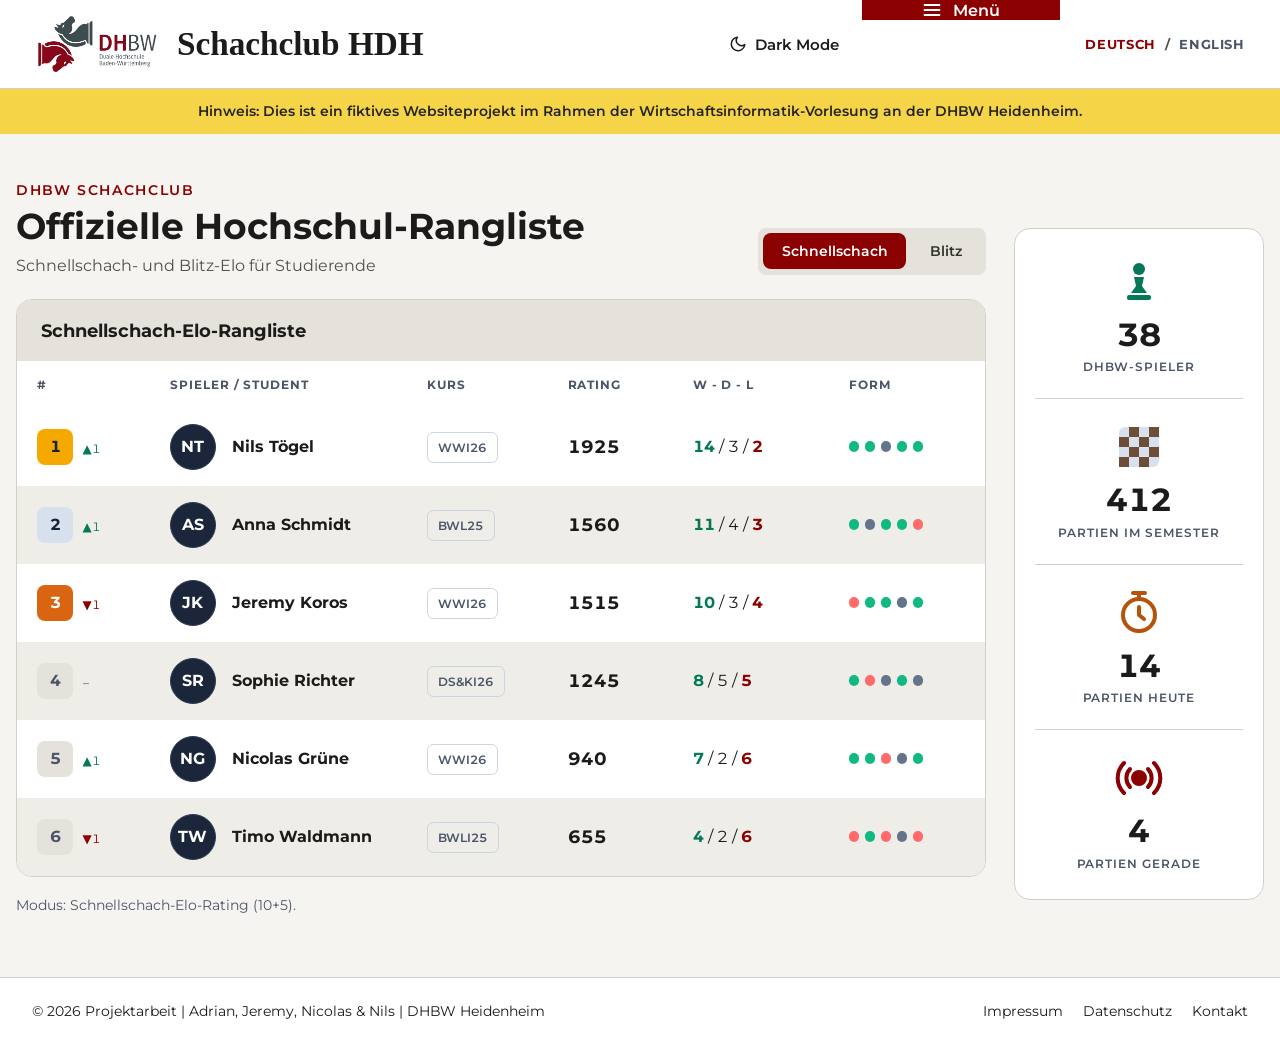
<file: pages/rangliste.html>
<!DOCTYPE html>
<html lang="de">
<head>
    <meta charset="UTF-8">
    <meta name="viewport" content="width=device-width, initial-scale=1.0">
    <meta name="robots" content="noindex, nofollow">

    <title>Rangliste | DHBW Schachclub</title>

    <link rel="stylesheet" href="../css/style.css">
</head>
<body>
    <!-- CSS-only Schalter für System-/Dark-/Light-Mode und Sprache -->
    <input type="checkbox" id="theme-toggle" class="visually-hidden">
    <input type="radio" name="sprache" id="lang-de" class="visually-hidden" checked>
    <input type="radio" name="sprache" id="lang-en" class="visually-hidden">
    <a class="skip-link" href="#inhalt">Zum Inhalt springen</a>

    <header class="site-header">
        <div class="header-marke">
            <a href="../index.html" class="logo">
                <img src="../assets/icons/logo_transparent_weiss.png" alt="Schachclub HDH Logo" class="logo-dark">
                <img src="../assets/icons/logo_transparent.png" alt="Schachclub HDH Logo" class="logo-light">
            </a>
            <h1><span class="titel-schachclub">Schachclub HDH</span></h1>
        </div>

        <div class="header-aktionen">
            <label for="theme-toggle" class="header-theme-btn">
                <span class="theme-zu-light">
                    <svg width="18" height="18" viewBox="0 0 24 24" fill="none" stroke="currentColor" stroke-width="2" stroke-linecap="round" stroke-linejoin="round" aria-hidden="true">
                        <circle cx="12" cy="12" r="4"/>
                        <path d="M12 2v2M12 20v2M4.93 4.93l1.41 1.41M17.66 17.66l1.41 1.41M2 12h2M20 12h2M6.34 17.66l-1.41 1.41M19.07 4.93l-1.41 1.41"/>
                    </svg>
                    <span>Light Mode</span>
                </span>
                <span class="theme-zu-dark">
                    <svg width="18" height="18" viewBox="0 0 24 24" fill="none" stroke="currentColor" stroke-width="2" stroke-linecap="round" stroke-linejoin="round" aria-hidden="true">
                        <path d="M21 12.79A9 9 0 1 1 11.21 3 7 7 0 0 0 21 12.79z"/>
                    </svg>
                    <span>Dark Mode</span>
                </span>
            </label>

            <details class="site-menu">
                <summary class="Menü">
                    <svg width="20" height="20" viewBox="0 0 24 24" fill="none" stroke="currentColor" stroke-width="2.2" stroke-linecap="round" aria-hidden="true">
                        <line x1="3" y1="6" x2="21" y2="6"/>
                        <line x1="3" y1="12" x2="21" y2="12"/>
                        <line x1="3" y1="18" x2="21" y2="18"/>
                    </svg>
                    <span>Menü</span>
                </summary>
                <nav aria-label="Hauptnavigation">
                    <ul class="nav-list">
                        <li><a href="ueber-uns.html">Über uns</a></li>
                        <li><a href="rangliste.html">Rangliste</a></li>
                        <li><a href="termine.html">Termine</a></li>
                        <li><a href="lernen.html">Schach lernen</a></li>
                        <li><a href="kontakt.html">Kontakt</a></li>
                        <li><a href="anmeldung.html">Anmeldung</a></li>
                    </ul>
                </nav>
            </details>

            <div class="header-sprache" role="group" aria-label="Sprache wählen">
                <label for="lang-de" class="sprache-option sprache-de">Deutsch</label>
                <span class="sprache-trenner" aria-hidden="true">/</span>
                <label for="lang-en" class="sprache-option sprache-en">English</label>
            </div>
        </div>
    </header>
    <p class="sprache-hinweis" role="status">
        English version coming soon – this student project is currently available in German.
    </p>

    <aside class="projekt-hinweis" aria-label="Hinweis zum Projekt">
        Hinweis: Dies ist ein fiktives Websiteprojekt im Rahmen der
        Wirtschaftsinformatik-Vorlesung an der DHBW Heidenheim.
    </aside>

    <main id="inhalt">
        <section class="rangliste-seite" aria-labelledby="rangliste-titel">
            <!-- CSS-only Modus-Umschalter zwischen Standard- und Blitz-Rangliste -->
            <input type="radio" name="rangliste-modus" id="modus-standard" class="visually-hidden" checked>
            <input type="radio" name="rangliste-modus" id="modus-blitz" class="visually-hidden">

            <div class="rangliste-kopf">
                <div>
                    <p class="rangliste-kicker">DHBW Schachclub</p>
                    <h2 id="rangliste-titel">Offizielle Hochschul-Rangliste</h2>
                    <p class="rangliste-untertitel">Schnellschach- und Blitz-Elo für Studierende</p>
                </div>

                <div class="ranglisten-switch" role="group" aria-label="Ranglisten-Modus wählen">
                    <label for="modus-standard" class="switch-option">Schnellschach</label>
                    <label for="modus-blitz" class="switch-option">Blitz</label>
                </div>
            </div>

            <div class="rangliste-panel rangliste-panel-standard">
                <div class="ranglisten-tabelle">
                    <div class="ranglisten-tabelle-kopf">
                        <h3>Schnellschach-Elo-Rangliste</h3>
                    </div>
                    <div class="tabelle-scroll">
                        <table>
                            <caption class="visually-hidden">Schnellschach-Elo-Rangliste des DHBW Schachclubs</caption>
                            <thead>
                                <tr>
                                    <th scope="col">#</th>
                                    <th scope="col">Spieler / Student</th>
                                    <th scope="col">Kurs</th>
                                    <th scope="col">Rating</th>
                                    <th scope="col">W - D - L</th>
                                    <th scope="col">Form</th>
                                </tr>
                            </thead>
                            <tbody>
                                <tr class="ranglisten-sieger">
                                    <td><span class="platz platz-gold">1</span><span class="trend trend-auf">▲1</span></td>
                                    <td class="spieler">
                                        <span class="spieler-avatar" aria-hidden="true">NT</span>
                                        <span><strong>Nils Tögel</strong></span>
                                    </td>
                                    <td><span class="kurs">WWI26</span></td>
                                    <td class="rating">1925</td>
                                    <td class="bilanz"><strong>14</strong> / 3 / <b>2</b></td>
                                    <td><span class="form"><i class="form-sieg"></i><i class="form-sieg"></i><i></i><i class="form-sieg"></i><i class="form-sieg"></i></span></td>
                                </tr>
                                <tr>
                                    <td><span class="platz platz-silber">2</span><span class="trend trend-auf">▲1</span></td>
                                    <td class="spieler">
                                        <span class="spieler-avatar" aria-hidden="true">AS</span>
                                        <span><strong>Anna Schmidt</strong></span>
                                    </td>
                                    <td><span class="kurs">BWL25</span></td>
                                    <td class="rating">1560</td>
                                    <td class="bilanz"><strong>11</strong> / 4 / <b>3</b></td>
                                    <td><span class="form"><i class="form-sieg"></i><i></i><i class="form-sieg"></i><i class="form-sieg"></i><i class="form-niederlage"></i></span></td>
                                </tr>
                                <tr>
                                    <td><span class="platz platz-bronze">3</span><span class="trend trend-ab">▼1</span></td>
                                    <td class="spieler">
                                        <span class="spieler-avatar" aria-hidden="true">JK</span>
                                        <span><strong>Jeremy Koros</strong></span>
                                    </td>
                                    <td><span class="kurs">WWI26</span></td>
                                    <td class="rating">1515</td>
                                    <td class="bilanz"><strong>10</strong> / 3 / <b>4</b></td>
                                    <td><span class="form"><i class="form-niederlage"></i><i class="form-sieg"></i><i class="form-sieg"></i><i></i><i class="form-sieg"></i></span></td>
                                </tr>
                                <tr>
                                    <td><span class="platz">4</span><span class="trend">–</span></td>
                                    <td class="spieler">
                                        <span class="spieler-avatar" aria-hidden="true">SR</span>
                                        <span><strong>Sophie Richter</strong></span>
                                    </td>
                                    <td><span class="kurs">DS&amp;KI26</span></td>
                                    <td class="rating">1245</td>
                                    <td class="bilanz"><strong>8</strong> / 5 / <b>5</b></td>
                                    <td><span class="form"><i class="form-sieg"></i><i class="form-niederlage"></i><i></i><i class="form-sieg"></i><i></i></span></td>
                                </tr>
                                <tr>
                                    <td><span class="platz">5</span><span class="trend trend-auf">▲1</span></td>
                                    <td class="spieler">
                                        <span class="spieler-avatar" aria-hidden="true">NG</span>
                                        <span><strong>Nicolas Grüne</strong></span>
                                    </td>
                                    <td><span class="kurs">WWI26</span></td>
                                    <td class="rating">940</td>
                                    <td class="bilanz"><strong>7</strong> / 2 / <b>6</b></td>
                                    <td><span class="form"><i class="form-sieg"></i><i class="form-sieg"></i><i class="form-niederlage"></i><i></i><i class="form-sieg"></i></span></td>
                                </tr>
                                <tr>
                                    <td><span class="platz">6</span><span class="trend trend-ab">▼1</span></td>
                                    <td class="spieler">
                                        <span class="spieler-avatar" aria-hidden="true">TW</span>
                                        <span><strong>Timo Waldmann</strong></span>
                                    </td>
                                    <td><span class="kurs">BWLI25</span></td>
                                    <td class="rating">655</td>
                                    <td class="bilanz"><strong>4</strong> / 2 / <b>6</b></td>
                                    <td><span class="form"><i class="form-niederlage"></i><i class="form-sieg"></i><i class="form-niederlage"></i><i></i><i class="form-niederlage"></i></span></td>
                                </tr>
                            </tbody>
                        </table>
                    </div>
                </div>
                <p class="ranglisten-fussnote">Modus: Schnellschach-Elo-Rating (10+5).</p>
            </div>

            <div class="rangliste-panel rangliste-panel-blitz">
                <div class="ranglisten-tabelle">
                    <div class="ranglisten-tabelle-kopf">
                        <h3>Blitz-Elo-Rangliste</h3>
                    </div>
                    <div class="tabelle-scroll">
                        <table>
                            <caption class="visually-hidden">Blitz-Elo-Rangliste des DHBW Schachclubs</caption>
                            <thead>
                                <tr>
                                    <th scope="col">#</th>
                                    <th scope="col">Spieler / Student</th>
                                    <th scope="col">Kurs</th>
                                    <th scope="col">Rating</th>
                                    <th scope="col">W - D - L</th>
                                    <th scope="col">Form</th>
                                </tr>
                            </thead>
                            <tbody>
                                <tr class="ranglisten-sieger">
                                    <td><span class="platz platz-gold">1</span><span class="trend trend-auf">▲2</span></td>
                                    <td class="spieler">
                                        <span class="spieler-avatar" aria-hidden="true">NT</span>
                                        <span><strong>Nils Tögel</strong></span>
                                    </td>
                                    <td><span class="kurs">WWI26</span></td>
                                    <td class="rating">1890</td>
                                    <td class="bilanz"><strong>26</strong> / 3 / <b>5</b></td>
                                    <td><span class="form"><i class="form-sieg"></i><i class="form-sieg"></i><i class="form-sieg"></i><i class="form-sieg"></i><i></i></span></td>
                                </tr>
                                <tr>
                                    <td><span class="platz platz-silber">2</span><span class="trend trend-ab">▼1</span></td>
                                    <td class="spieler">
                                        <span class="spieler-avatar" aria-hidden="true">JK</span>
                                        <span><strong>Jeremy Koros</strong></span>
                                    </td>
                                    <td><span class="kurs">WWI26</span></td>
                                    <td class="rating">1534</td>
                                    <td class="bilanz"><strong>20</strong> / 4 / <b>6</b></td>
                                    <td><span class="form"><i class="form-sieg"></i><i class="form-niederlage"></i><i class="form-sieg"></i><i class="form-sieg"></i><i class="form-sieg"></i></span></td>
                                </tr>
                                <tr>
                                    <td><span class="platz platz-bronze">3</span><span class="trend trend-auf">▲1</span></td>
                                    <td class="spieler">
                                        <span class="spieler-avatar" aria-hidden="true">AS</span>
                                        <span><strong>Anna Schmidt</strong></span>
                                    </td>
                                    <td><span class="kurs">BWL25</span></td>
                                    <td class="rating">1488</td>
                                    <td class="bilanz"><strong>16</strong> / 2 / <b>8</b></td>
                                    <td><span class="form"><i class="form-sieg"></i><i class="form-sieg"></i><i></i><i class="form-niederlage"></i><i class="form-sieg"></i></span></td>
                                </tr>
                                <tr>
                                    <td><span class="platz">4</span><span class="trend">–</span></td>
                                    <td class="spieler">
                                        <span class="spieler-avatar" aria-hidden="true">SR</span>
                                        <span><strong>Sophie Richter</strong></span>
                                    </td>
                                    <td><span class="kurs">DS&amp;KI26</span></td>
                                    <td class="rating">1212</td>
                                    <td class="bilanz"><strong>13</strong> / 6 / <b>9</b></td>
                                    <td><span class="form"><i></i><i class="form-sieg"></i><i class="form-niederlage"></i><i class="form-sieg"></i><i></i></span></td>
                                </tr>
                                <tr>
                                    <td><span class="platz">5</span><span class="trend trend-auf">▲1</span></td>
                                    <td class="spieler">
                                        <span class="spieler-avatar" aria-hidden="true">NG</span>
                                        <span><strong>Nicolas Grüne</strong></span>
                                    </td>
                                    <td><span class="kurs">WWI26</span></td>
                                    <td class="rating">900</td>
                                    <td class="bilanz"><strong>12</strong> / 3 / <b>10</b></td>
                                    <td><span class="form"><i class="form-niederlage"></i><i class="form-sieg"></i><i class="form-sieg"></i><i></i><i class="form-sieg"></i></span></td>
                                </tr>
                                <tr>
                                    <td><span class="platz">6</span><span class="trend trend-ab">▼2</span></td>
                                    <td class="spieler">
                                        <span class="spieler-avatar" aria-hidden="true">TW</span>
                                        <span><strong>Timo Waldmann</strong></span>
                                    </td>
                                    <td><span class="kurs">BWLI25</span></td>
                                    <td class="rating">616</td>
                                    <td class="bilanz"><strong>5</strong> / 2 / <b>3</b></td>
                                    <td><span class="form"><i class="form-niederlage"></i><i></i><i class="form-sieg"></i><i class="form-niederlage"></i><i></i></span></td>
                                </tr>
                            </tbody>
                        </table>
                    </div>
                </div>
                <p class="ranglisten-fussnote">Modus: Blitz-Elo-Rating (3+2).</p>
            </div>

            <aside class="rangliste-statistik" aria-label="Club-Statistiken">
                <div class="stat-eintrag">
                    <svg class="stat-icon stat-icon-bauer" width="48" height="48" viewBox="0 0 24 24" fill="currentColor" aria-hidden="true">
                        <circle cx="12" cy="6" r="3"/>
                        <path d="M9.5 10h5l-1 4.5 2.5 3.5H8l2.5-3.5-1-4.5z"/>
                        <rect x="6" y="19" width="12" height="2.5" rx="1"/>
                    </svg>
                    <p class="stat-zahl">38</p>
                    <p class="stat-label">DHBW-Spieler</p>
                </div>

                <div class="stat-eintrag">
                    <svg class="stat-icon" width="48" height="48" viewBox="0 0 24 24" aria-hidden="true">
                        <rect x="2" y="2" width="20" height="20" rx="3" fill="#d7e0ed"/>
                        <path d="M7 2h5v5H7zm10 0h5v5h-5zM2 7h5v5H2zm10 0h5v5h-5zM7 12h5v5H7zm10 0h5v5h-5zM2 17h5v5H2zm10 0h5v5h-5z" fill="#6f4e37"/>
                    </svg>
                    <p class="stat-zahl">412</p>
                    <p class="stat-label">Partien im Semester</p>
                </div>

                <div class="stat-eintrag">
                    <svg class="stat-icon stat-icon-heute" width="48" height="48" viewBox="0 0 24 24" fill="none" stroke="currentColor" stroke-width="2" stroke-linecap="round" stroke-linejoin="round" aria-hidden="true">
                        <circle cx="12" cy="13" r="8"/>
                        <path d="M12 9v4l2.5 2"/>
                        <path d="M9 2h6"/>
                        <path d="M12 2v3"/>
                    </svg>
                    <p class="stat-zahl">14</p>
                    <p class="stat-label">Partien heute</p>
                </div>

                <div class="stat-eintrag">
                    <svg class="stat-icon stat-icon-gerade" width="48" height="48" viewBox="0 0 24 24" fill="none" stroke="currentColor" stroke-width="2" stroke-linecap="round" stroke-linejoin="round" aria-hidden="true">
                        <circle cx="12" cy="12" r="3" fill="currentColor"/>
                        <path d="M7.5 16.5a6.5 6.5 0 0 1 0-9"/>
                        <path d="M16.5 7.5a6.5 6.5 0 0 1 0 9"/>
                        <path d="M4.5 19.5a10.5 10.5 0 0 1 0-15"/>
                        <path d="M19.5 4.5a10.5 10.5 0 0 1 0 15"/>
                    </svg>
                    <p class="stat-zahl">4</p>
                    <p class="stat-label">Partien gerade</p>
                </div>
            </aside>
        </section>
    </main>
    <footer class="site-footer">
        <p>© 2026 Projektarbeit | Adrian, Jeremy, Nicolas &amp; Nils | DHBW Heidenheim</p>

        <nav aria-label="Footer-Navigation">
            <ul class="footer-links">
                <li><a href="impressum.html">Impressum</a></li>
                <li><a href="datenschutz.html">Datenschutz</a></li>
                <li><a href="kontakt.html">Kontakt</a></li>
            </ul>
        </nav>
    </footer>
</body>
</html>
</file>
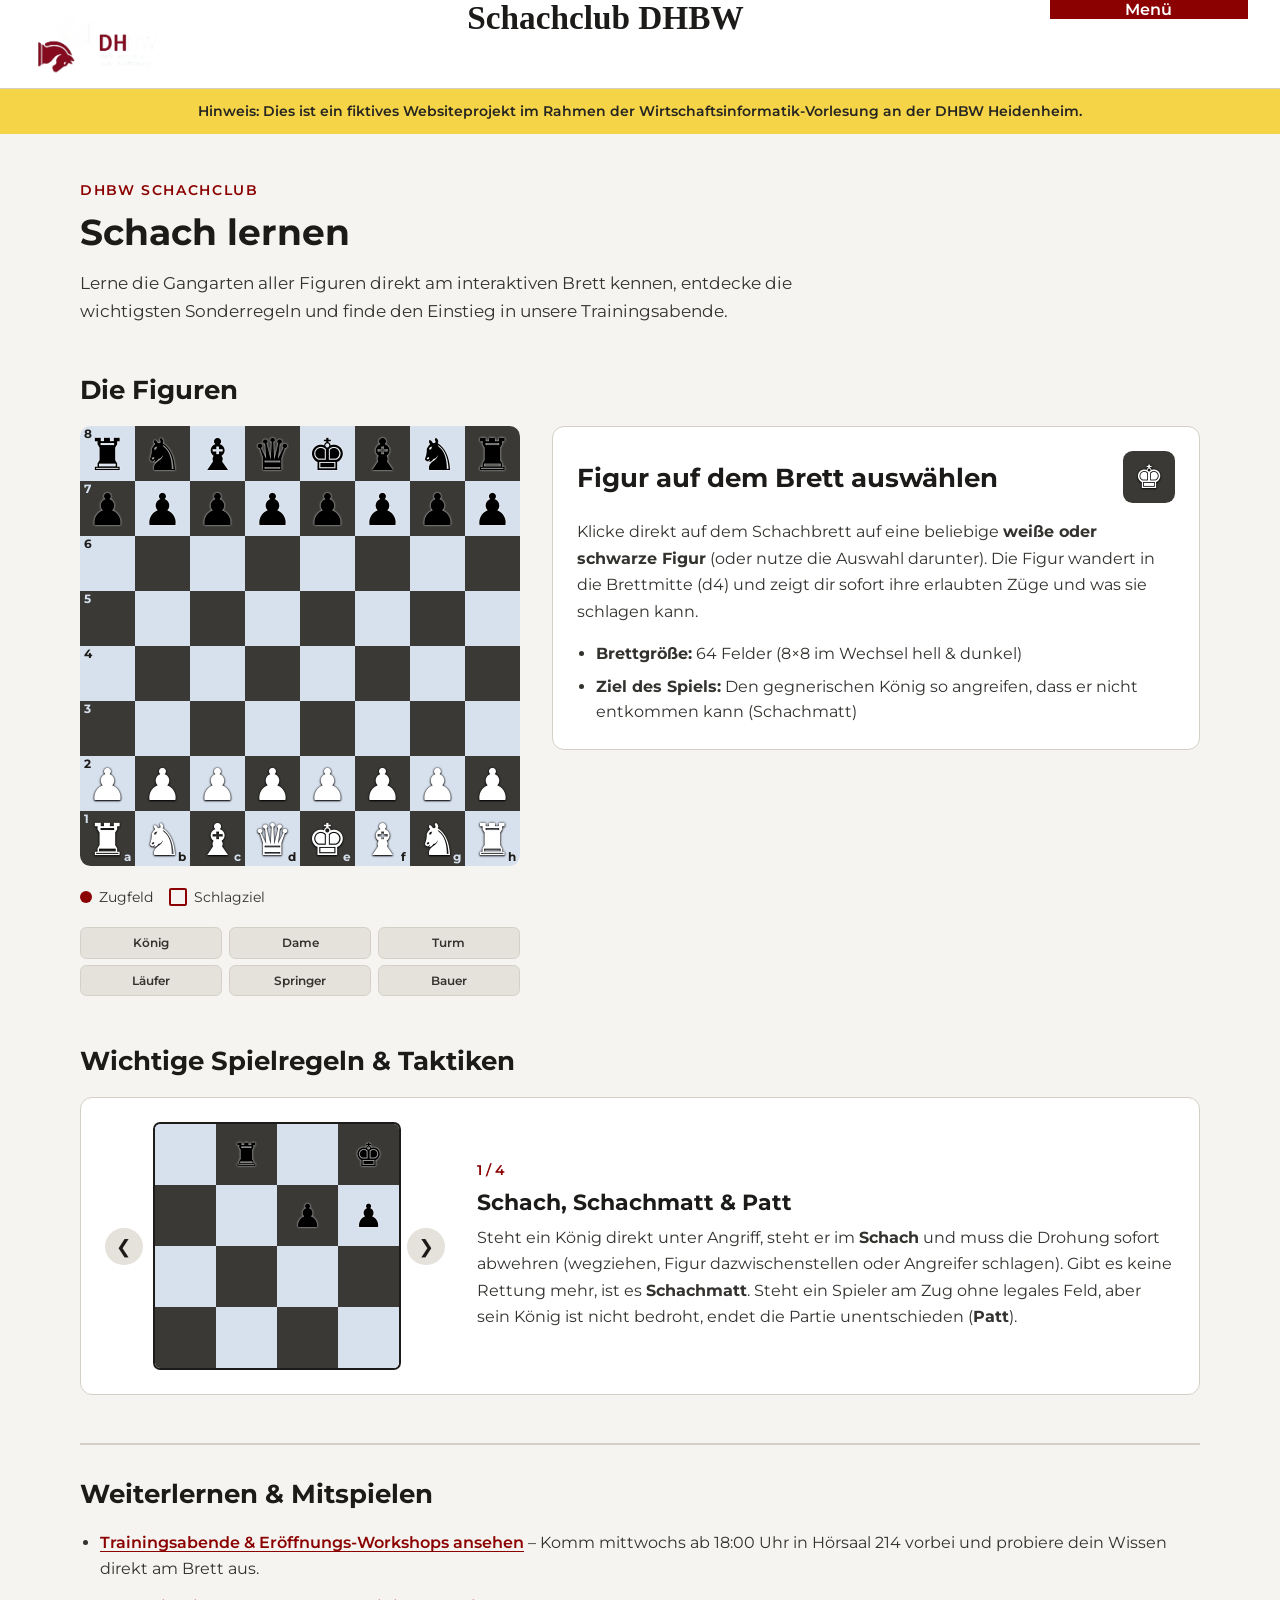
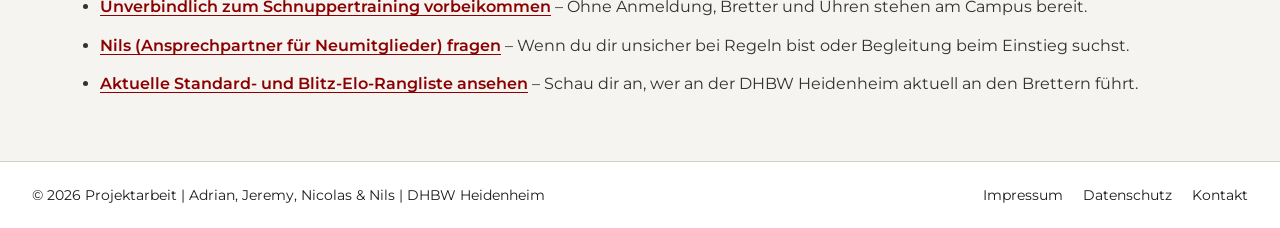
<file: pages/schachlernen.html>
<!DOCTYPE html>
<html lang="de">
<head>
    <meta charset="UTF-8">
    <meta name="viewport" content="width=device-width, initial-scale=1.0">

    <title>Schach lernen | DHBW Schachclub</title>

    <link rel="stylesheet" href="../css/style.css">
    <link href="https://fonts.googleapis.com/css2?family=Montserrat:wght@400;600&display=swap" rel="stylesheet">
</head>
<body>
    <a class="skip-link" href="#inhalt">Zum Inhalt springen</a>

    <header class="site-header">
        <a href="../index.html" class="logo">
            <img src="../assets/icons/logo_transparent_weiß.png" alt="DHBW Schachclub Logo">
        </a>

        <h1>
            <span class="titel-schachclub">Schachclub</span>
            <span class="titel-dhbw">DHBW</span>
        </h1>

        <details class="site-menu">
            <summary class="Menü">Menü</summary>

            <nav aria-label="Hauptnavigation">
                <ul class="nav-list">
                    <li><a href="ueber-uns.html">Über uns</a></li>
                    <li><a href="rangliste.html">Rangliste</a></li>
                    <li><a href="termine.html">Termine</a></li>
                    <li><a href="schachlernen.html">Schach lernen</a></li>
                    <li><a href="anmeldung.html">Anmeldung</a></li>
                </ul>
            </nav>
        </details>
    </header>

    <aside class="projekt-hinweis" aria-label="Hinweis zum Projekt">
        Hinweis: Dies ist ein fiktives Websiteprojekt im Rahmen der
        Wirtschaftsinformatik-Vorlesung an der DHBW Heidenheim.
    </aside>

    <main id="inhalt">
        <section class="lernen-seite" aria-labelledby="lernen-titel">
            <header class="lernen-kopf">
                <p class="anmeldung-kicker">DHBW Schachclub</p>
                <h2 id="lernen-titel" class="lernen-titel">Schach lernen</h2>
                <p class="lernen-einleitung">
                    Lerne die Gangarten aller Figuren direkt am interaktiven Brett kennen, entdecke die
                    wichtigsten Sonderregeln und finde den Einstieg in unsere Trainingsabende.
                </p>
            </header>

            <!-- ==================== Bereich 1: Die Figuren ==================== -->
            <section class="figuren-bereich" aria-labelledby="figuren-titel">
                <h3 id="figuren-titel" class="lernen-abschnitt-titel">Die Figuren</h3>

                <!-- CSS-only Zustandssteuerung über Radio-Buttons (kein JavaScript) -->
                <input type="radio" name="schachfigur" id="figur-start" class="visually-hidden" checked>
                <input type="radio" name="schachfigur" id="figur-koenig" class="visually-hidden">
                <input type="radio" name="schachfigur" id="figur-dame" class="visually-hidden">
                <input type="radio" name="schachfigur" id="figur-turm" class="visually-hidden">
                <input type="radio" name="schachfigur" id="figur-laeufer" class="visually-hidden">
                <input type="radio" name="schachfigur" id="figur-springer" class="visually-hidden">
                <input type="radio" name="schachfigur" id="figur-bauer" class="visually-hidden">

                <div class="figuren-buehne">
                    <!-- Linke Spalte: CSS-Grid 8x8 Schachbrett + Legende + Schnellwahl -->
                    <div class="brett-spalte">
                        <div class="schachbrett" role="group" aria-label="Interaktives Schachbrett zur Figurenauswahl">
                            <!-- Reihe 8 (Schwarz Grundreihe) -->
                            <div class="brett-feld feld-hell"><label for="figur-turm" class="start-figur figur-schwarz" aria-label="Turm auswählen">&#9820;</label></div>
                            <div class="brett-feld feld-dunkel"><label for="figur-springer" class="start-figur figur-schwarz" aria-label="Springer auswählen">&#9822;</label></div>
                            <div class="brett-feld feld-hell"><label for="figur-laeufer" class="start-figur figur-schwarz" aria-label="Läufer auswählen">&#9821;</label></div>
                            <div class="brett-feld feld-dunkel ziel-turm ziel-dame"><span class="schlag-ziel ziel-gegner" aria-hidden="true">&#9823;</span><label for="figur-dame" class="start-figur figur-schwarz" aria-label="Dame auswählen">&#9819;</label></div>
                            <div class="brett-feld feld-hell"><label for="figur-koenig" class="start-figur figur-schwarz" aria-label="König auswählen">&#9818;</label></div>
                            <div class="brett-feld feld-dunkel"><label for="figur-laeufer" class="start-figur figur-schwarz" aria-label="Läufer auswählen">&#9821;</label></div>
                            <div class="brett-feld feld-hell"><label for="figur-springer" class="start-figur figur-schwarz" aria-label="Springer auswählen">&#9822;</label></div>
                            <div class="brett-feld feld-dunkel ziel-laeufer ziel-dame"><span class="schlag-ziel ziel-gegner" aria-hidden="true">&#9823;</span><label for="figur-turm" class="start-figur figur-schwarz" aria-label="Turm auswählen">&#9820;</label></div>

                            <!-- Reihe 7 (Schwarze Bauern) -->
                            <div class="brett-feld feld-dunkel zug-diag"><span class="zug-punkt" aria-hidden="true"></span><label for="figur-bauer" class="start-figur figur-schwarz" aria-label="Bauer auswählen">&#9823;</label></div>
                            <div class="brett-feld feld-hell"><label for="figur-bauer" class="start-figur figur-schwarz" aria-label="Bauer auswählen">&#9823;</label></div>
                            <div class="brett-feld feld-dunkel"><label for="figur-bauer" class="start-figur figur-schwarz" aria-label="Bauer auswählen">&#9823;</label></div>
                            <div class="brett-feld feld-hell zug-ortho"><span class="zug-punkt" aria-hidden="true"></span><label for="figur-bauer" class="start-figur figur-schwarz" aria-label="Bauer auswählen">&#9823;</label></div>
                            <div class="brett-feld feld-dunkel"><label for="figur-bauer" class="start-figur figur-schwarz" aria-label="Bauer auswählen">&#9823;</label></div>
                            <div class="brett-feld feld-hell"><label for="figur-bauer" class="start-figur figur-schwarz" aria-label="Bauer auswählen">&#9823;</label></div>
                            <div class="brett-feld feld-dunkel zug-diag"><span class="zug-punkt" aria-hidden="true"></span><label for="figur-bauer" class="start-figur figur-schwarz" aria-label="Bauer auswählen">&#9823;</label></div>
                            <div class="brett-feld feld-hell"><label for="figur-bauer" class="start-figur figur-schwarz" aria-label="Bauer auswählen">&#9823;</label></div>

                            <!-- Reihe 6 -->
                            <div class="brett-feld feld-hell"></div>
                            <div class="brett-feld feld-dunkel zug-diag"><span class="zug-punkt" aria-hidden="true"></span></div>
                            <div class="brett-feld feld-hell zug-springer"><span class="zug-punkt" aria-hidden="true"></span></div>
                            <div class="brett-feld feld-dunkel zug-ortho"><span class="zug-punkt" aria-hidden="true"></span></div>
                            <div class="brett-feld feld-hell ziel-springer"><span class="schlag-ziel ziel-gegner" aria-hidden="true">&#9823;</span></div>
                            <div class="brett-feld feld-dunkel zug-diag"><span class="zug-punkt" aria-hidden="true"></span></div>
                            <div class="brett-feld feld-hell"></div>
                            <div class="brett-feld feld-dunkel"></div>

                            <!-- Reihe 5 -->
                            <div class="brett-feld feld-dunkel"></div>
                            <div class="brett-feld feld-hell zug-springer"><span class="zug-punkt" aria-hidden="true"></span></div>
                            <div class="brett-feld feld-dunkel zug-diag zug-koenig ziel-bauer"><span class="zug-punkt" aria-hidden="true"></span><span class="schlag-ziel ziel-gegner" aria-hidden="true">&#9823;</span></div>
                            <div class="brett-feld feld-hell zug-ortho zug-koenig zug-bauer"><span class="zug-punkt" aria-hidden="true"></span></div>
                            <div class="brett-feld feld-dunkel zug-diag ziel-koenig ziel-bauer"><span class="zug-punkt" aria-hidden="true"></span><span class="schlag-ziel ziel-gegner" aria-hidden="true">&#9823;</span></div>
                            <div class="brett-feld feld-hell zug-springer"><span class="zug-punkt" aria-hidden="true"></span></div>
                            <div class="brett-feld feld-dunkel"></div>
                            <div class="brett-feld feld-hell"></div>

                            <!-- Reihe 4 (d4 = Zentrumsfeld für die ausgewählte Figur) -->
                            <div class="brett-feld feld-hell zug-ortho"><span class="zug-punkt" aria-hidden="true"></span></div>
                            <div class="brett-feld feld-dunkel zug-ortho"><span class="zug-punkt" aria-hidden="true"></span></div>
                            <div class="brett-feld feld-hell zug-ortho zug-koenig"><span class="zug-punkt" aria-hidden="true"></span></div>
                            <div class="brett-feld feld-dunkel feld-mitte" aria-live="polite">
                                <span class="mitte-figur ist-koenig figur-weiss" aria-label="König auf d4">&#9818;</span>
                                <span class="mitte-figur ist-dame figur-weiss" aria-label="Dame auf d4">&#9819;</span>
                                <span class="mitte-figur ist-turm figur-weiss" aria-label="Turm auf d4">&#9820;</span>
                                <span class="mitte-figur ist-laeufer figur-weiss" aria-label="Läufer auf d4">&#9821;</span>
                                <span class="mitte-figur ist-springer figur-weiss" aria-label="Springer auf d4">&#9822;</span>
                                <span class="mitte-figur ist-bauer figur-weiss" aria-label="Bauer auf d4">&#9823;</span>
                            </div>
                            <div class="brett-feld feld-hell zug-ortho zug-koenig"><span class="zug-punkt" aria-hidden="true"></span></div>
                            <div class="brett-feld feld-dunkel zug-ortho"><span class="zug-punkt" aria-hidden="true"></span></div>
                            <div class="brett-feld feld-hell zug-ortho"><span class="zug-punkt" aria-hidden="true"></span></div>
                            <div class="brett-feld feld-dunkel ziel-turm"><span class="schlag-ziel ziel-gegner" aria-hidden="true">&#9823;</span></div>

                            <!-- Reihe 3 -->
                            <div class="brett-feld feld-dunkel"></div>
                            <div class="brett-feld feld-hell zug-springer"><span class="zug-punkt" aria-hidden="true"></span></div>
                            <div class="brett-feld feld-dunkel zug-diag zug-koenig"><span class="zug-punkt" aria-hidden="true"></span></div>
                            <div class="brett-feld feld-hell zug-ortho zug-koenig"><span class="zug-punkt" aria-hidden="true"></span></div>
                            <div class="brett-feld feld-dunkel zug-diag zug-koenig"><span class="zug-punkt" aria-hidden="true"></span></div>
                            <div class="brett-feld feld-hell zug-springer"><span class="zug-punkt" aria-hidden="true"></span></div>
                            <div class="brett-feld feld-dunkel"></div>
                            <div class="brett-feld feld-hell"></div>

                            <!-- Reihe 2 (Weiße Bauern) -->
                            <div class="brett-feld feld-hell"><label for="figur-bauer" class="start-figur figur-weiss" aria-label="Bauer auswählen">&#9823;</label></div>
                            <div class="brett-feld feld-dunkel zug-diag"><span class="zug-punkt" aria-hidden="true"></span><label for="figur-bauer" class="start-figur figur-weiss" aria-label="Bauer auswählen">&#9823;</label></div>
                            <div class="brett-feld feld-hell zug-springer"><span class="zug-punkt" aria-hidden="true"></span><label for="figur-bauer" class="start-figur figur-weiss" aria-label="Bauer auswählen">&#9823;</label></div>
                            <div class="brett-feld feld-dunkel zug-ortho"><span class="zug-punkt" aria-hidden="true"></span><label for="figur-bauer" class="start-figur figur-weiss" aria-label="Bauer auswählen">&#9823;</label></div>
                            <div class="brett-feld feld-hell zug-springer"><span class="zug-punkt" aria-hidden="true"></span><label for="figur-bauer" class="start-figur figur-weiss" aria-label="Bauer auswählen">&#9823;</label></div>
                            <div class="brett-feld feld-dunkel zug-diag"><span class="zug-punkt" aria-hidden="true"></span><label for="figur-bauer" class="start-figur figur-weiss" aria-label="Bauer auswählen">&#9823;</label></div>
                            <div class="brett-feld feld-hell"><label for="figur-bauer" class="start-figur figur-weiss" aria-label="Bauer auswählen">&#9823;</label></div>
                            <div class="brett-feld feld-dunkel"><label for="figur-bauer" class="start-figur figur-weiss" aria-label="Bauer auswählen">&#9823;</label></div>

                            <!-- Reihe 1 (Weiße Grundreihe) -->
                            <div class="brett-feld feld-dunkel zug-diag"><span class="zug-punkt" aria-hidden="true"></span><label for="figur-turm" class="start-figur figur-weiss" aria-label="Turm auswählen">&#9820;</label></div>
                            <div class="brett-feld feld-hell"><label for="figur-springer" class="start-figur figur-weiss" aria-label="Springer auswählen">&#9822;</label></div>
                            <div class="brett-feld feld-dunkel"><label for="figur-laeufer" class="start-figur figur-weiss" aria-label="Läufer auswählen">&#9821;</label></div>
                            <div class="brett-feld feld-hell zug-ortho"><span class="zug-punkt" aria-hidden="true"></span><label for="figur-dame" class="start-figur figur-weiss" aria-label="Dame auswählen">&#9819;</label></div>
                            <div class="brett-feld feld-dunkel"><label for="figur-koenig" class="start-figur figur-weiss" aria-label="König auswählen">&#9818;</label></div>
                            <div class="brett-feld feld-hell"><label for="figur-laeufer" class="start-figur figur-weiss" aria-label="Läufer auswählen">&#9821;</label></div>
                            <div class="brett-feld feld-dunkel zug-diag"><span class="zug-punkt" aria-hidden="true"></span><label for="figur-springer" class="start-figur figur-weiss" aria-label="Springer auswählen">&#9822;</label></div>
                            <div class="brett-feld feld-hell"><label for="figur-turm" class="start-figur figur-weiss" aria-label="Turm auswählen">&#9820;</label></div>
                        </div>

                        <div class="brett-steuerung">
                            <div class="brett-legende">
                                <span class="legende-punkt"><i class="legende-marker-zug" aria-hidden="true"></i> Zugfeld</span>
                                <span class="legende-punkt"><i class="legende-marker-schlag" aria-hidden="true"></i> Schlagziel</span>
                            </div>
                            <label for="figur-start" class="brett-reset-btn">Zurück zur Startaufstellung</label>
                        </div>

                        <!-- Schnellwahl-Leiste (nur 6 Figuren, ohne Redundanz) -->
                        <div class="figuren-schnellwahl" role="group" aria-label="Schnellwahl der Schachfiguren">
                            <label for="figur-koenig" class="schnellwahl-chip">König</label>
                            <label for="figur-dame" class="schnellwahl-chip">Dame</label>
                            <label for="figur-turm" class="schnellwahl-chip">Turm</label>
                            <label for="figur-laeufer" class="schnellwahl-chip">Läufer</label>
                            <label for="figur-springer" class="schnellwahl-chip">Springer</label>
                            <label for="figur-bauer" class="schnellwahl-chip">Bauer</label>
                        </div>
                    </div>

                    <!-- Rechte Spalte: Figur-Name + Icon + Erklärung -->
                    <div class="figur-info-spalte">
                        <article class="figur-info-karte info-start">
                            <div class="figur-info-kopf">
                                <h4>Figur auf dem Brett auswählen</h4>
                                <span class="figur-icon-badge figur-weiss" aria-hidden="true">&#9818;</span>
                            </div>
                            <p>
                                Klicke direkt auf dem Schachbrett auf eine beliebige <strong>weiße oder schwarze Figur</strong>
                                (oder nutze die Auswahl darunter). Die Figur wandert in die Brettmitte (d4) und zeigt
                                dir sofort ihre erlaubten Züge und was sie schlagen kann.
                            </p>
                            <ul class="figur-merkmale">
                                <li><strong>Brettgröße:</strong> 64 Felder (8×8 im Wechsel hell &amp; dunkel)</li>
                                <li><strong>Ziel des Spiels:</strong> Den gegnerischen König so angreifen, dass er nicht entkommen kann (Schachmatt)</li>
                            </ul>
                        </article>

                        <article class="figur-info-karte info-koenig">
                            <div class="figur-info-kopf">
                                <h4>Der König</h4>
                                <span class="figur-icon-badge figur-weiss" aria-hidden="true">&#9818;</span>
                            </div>
                            <p>
                                Der König ist die wichtigste Figur auf dem Brett: Wird er mattgesetzt, endet die Partie.
                                Er zieht immer genau <strong>ein Feld</strong> in beliebige Richtung (waagerecht, senkrecht oder diagonal).
                            </p>
                            <ul class="figur-merkmale">
                                <li><strong>Schlagen:</strong> Schlägt jede ungedeckte gegnerische Figur auf einem angrenzenden Feld (z. B. auf e5).</li>
                                <li><strong>Wichtig:</strong> Der König darf niemals auf ein Feld ziehen, das von einer gegnerischen Figur bedroht wird (Sonderzug: Rochade).</li>
                            </ul>
                        </article>

                        <article class="figur-info-karte info-dame">
                            <div class="figur-info-kopf">
                                <h4>Die Dame</h4>
                                <span class="figur-icon-badge figur-weiss" aria-hidden="true">&#9819;</span>
                            </div>
                            <p>
                                Die Dame ist die stärkste Figur (ca. <strong>9 Bauerneinheiten</strong>). Sie vereint Turm und Läufer
                                und zieht beliebig weit waagerecht, senkrecht oder diagonal über freie Felder.
                            </p>
                            <ul class="figur-merkmale">
                                <li><strong>Schlagen:</strong> Kann die erste gegnerische Figur auf einer freien Linie, Reihe oder Diagonale schlagen (z. B. d8 oder h8).</li>
                                <li><strong>Einschränkung:</strong> Sie darf keine eigenen oder fremden Figuren überspringen.</li>
                            </ul>
                        </article>

                        <article class="figur-info-karte info-turm">
                            <div class="figur-info-kopf">
                                <h4>Der Turm</h4>
                                <span class="figur-icon-badge figur-weiss" aria-hidden="true">&#9820;</span>
                            </div>
                            <p>
                                Der Turm zieht beliebig viele freie Felder <strong>geradeaus</strong> – also senkrecht entlang
                                von Linien oder waagerecht entlang von Reihen.
                            </p>
                            <ul class="figur-merkmale">
                                <li><strong>Schlagen:</strong> Schlägt eine gegnerische Figur auf seiner Linie oder Reihe (z. B. auf d8 oder h4) und bleibt auf deren Feld stehen.</li>
                                <li><strong>Wert:</strong> 5 Punkte (wichtig auf offenen Linien und für die Rochade).</li>
                            </ul>
                        </article>

                        <article class="figur-info-karte info-laeufer">
                            <div class="figur-info-kopf">
                                <h4>Der Läufer</h4>
                                <span class="figur-icon-badge figur-weiss" aria-hidden="true">&#9821;</span>
                            </div>
                            <p>
                                Der Läufer zieht beliebig weit <strong>diagonal</strong>. Da ein Läufer nie seine Feldfarbe
                                wechselt, hat jeder Spieler einen weißfeldrigen und einen schwarzfeldrigen Läufer.
                            </p>
                            <ul class="figur-merkmale">
                                <li><strong>Schlagen:</strong> Schlägt die erste gegnerische Figur auf seiner freien Diagonale (z. B. auf h8).</li>
                                <li><strong>Wert:</strong> 3 Punkte (im Läuferpaar besonders stark).</li>
                            </ul>
                        </article>

                        <article class="figur-info-karte info-springer">
                            <div class="figur-info-kopf">
                                <h4>Der Springer</h4>
                                <span class="figur-icon-badge figur-weiss" aria-hidden="true">&#9822;</span>
                            </div>
                            <p>
                                Der Springer zieht in einer <strong>L-Form</strong> (zwei Felder in eine Richtung und ein Feld
                                im rechten Winkel dazu). Als <strong>einzige Figur</strong> darf er andere Figuren überspringen!
                            </p>
                            <ul class="figur-merkmale">
                                <li><strong>Schlagen:</strong> Schlägt nur eine gegnerische Figur auf dem exakten Zielfeld seines L-Sprungs (hier auf e6), niemals Figuren auf den übersprungenen Feldern.</li>
                                <li><strong>Wert:</strong> 3 Punkte (wechselt bei jedem Sprung die Feldfarbe).</li>
                            </ul>
                        </article>

                        <article class="figur-info-karte info-bauer">
                            <div class="figur-info-kopf">
                                <h4>Der Bauer</h4>
                                <span class="figur-icon-badge figur-weiss" aria-hidden="true">&#9823;</span>
                            </div>
                            <p>
                                Der Bauer zieht ausschließlich <strong>vorwärts Richtung gegnerische Grundreihe</strong> – regulär ein
                                Feld geradeaus (auf d5), von seinem Startfeld auch wahlweise zwei Felder.
                            </p>
                            <ul class="figur-merkmale">
                                <li><strong>Schlagen:</strong> Schlägt anders als er zieht! Immer <strong>ein Feld diagonal vorwärts</strong> (hier auf c5 oder e5) – niemals geradeaus.</li>
                                <li><strong>Umwandlung:</strong> Erreicht er die letzte Reihe, wird er zur Dame, Turm, Läufer oder Springer (Wert: 1 Punkt; Sonderzug: En passant).</li>
                            </ul>
                        </article>
                    </div>
                </div>
            </section>

            <!-- ==================== Bereich 2: Wichtige Regeln (Karussell mit < >) ==================== -->
            <section class="regeln-bereich" aria-labelledby="regeln-titel">
                <h3 id="regeln-titel" class="lernen-abschnitt-titel">Wichtige Spielregeln &amp; Taktiken</h3>

                <input type="radio" name="regeln-slide" id="regel-1" class="visually-hidden" checked>
                <input type="radio" name="regeln-slide" id="regel-2" class="visually-hidden">
                <input type="radio" name="regeln-slide" id="regel-3" class="visually-hidden">
                <input type="radio" name="regeln-slide" id="regel-4" class="visually-hidden">

                <div class="regeln-karussell">
                    <!-- Slide 1: Schach, Schachmatt & Patt -->
                    <article class="regel-slide slide-1">
                        <div class="regel-visualisierung">
                            <label for="regel-4" class="karussell-pfeil" aria-label="Vorherige Regel anzeigen">&#10094;</label>
                            <div class="mini-regelbrett" role="img" aria-label="Darstellung eines Grundreihen-Schachmatts">
                                <span class="feld-hell"></span><span class="feld-dunkel">&#9820;</span><span class="feld-hell"></span><span class="feld-dunkel">&#9818;</span>
                                <span class="feld-dunkel"></span><span class="feld-hell"></span><span class="feld-dunkel">&#9823;</span><span class="feld-hell">&#9823;</span>
                                <span class="feld-hell"></span><span class="feld-dunkel"></span><span class="feld-hell"></span><span class="feld-dunkel"></span>
                                <span class="feld-dunkel"></span><span class="feld-hell"></span><span class="feld-dunkel"></span><span class="feld-hell"></span>
                            </div>
                            <label for="regel-2" class="karussell-pfeil" aria-label="Nächste Regel anzeigen">&#10095;</label>
                        </div>
                        <div class="regel-text">
                            <span class="regel-zaehler">1 / 4</span>
                            <h4>Schach, Schachmatt &amp; Patt</h4>
                            <p>
                                Steht ein König direkt unter Angriff, steht er im <strong>Schach</strong> und muss die
                                Drohung sofort abwehren (wegziehen, Figur dazwischenstellen oder Angreifer schlagen).
                                Gibt es keine Rettung mehr, ist es <strong>Schachmatt</strong>. Steht ein Spieler am Zug
                                ohne legales Feld, aber sein König ist nicht bedroht, endet die Partie unentschieden (<strong>Patt</strong>).
                            </p>
                        </div>
                    </article>

                    <!-- Slide 2: Die Rochade -->
                    <article class="regel-slide slide-2">
                        <div class="regel-visualisierung">
                            <label for="regel-1" class="karussell-pfeil" aria-label="Vorherige Regel anzeigen">&#10094;</label>
                            <div class="mini-regelbrett" role="img" aria-label="Darstellung einer kurzen Rochade">
                                <span class="feld-hell"></span><span class="feld-dunkel"></span><span class="feld-hell"></span><span class="feld-dunkel"></span>
                                <span class="feld-dunkel"></span><span class="feld-hell"></span><span class="feld-dunkel"></span><span class="feld-hell"></span>
                                <span class="feld-hell">&#9823;</span><span class="feld-dunkel">&#9823;</span><span class="feld-hell">&#9823;</span><span class="feld-dunkel">&#9823;</span>
                                <span class="feld-dunkel"></span><span class="feld-hell">&#9820;</span><span class="feld-dunkel">&#9818;</span><span class="feld-hell"></span>
                            </div>
                            <label for="regel-3" class="karussell-pfeil" aria-label="Nächste Regel anzeigen">&#10095;</label>
                        </div>
                        <div class="regel-text">
                            <span class="regel-zaehler">2 / 4</span>
                            <h4>Die Rochade</h4>
                            <p>
                                Die einzige Gelegenheit, bei der sich <strong>zwei Figuren gleichzeitig</strong> bewegen:
                                Der König wandert zwei Felder auf einen Turm zu, der Turm springt auf das Feld daneben.
                                Bedingung: Weder König noch Turm wurden vorher bewegt, alle Felder dazwischen sind frei
                                und der König steht weder im Schach noch zieht er über ein bedrohtes Feld.
                            </p>
                        </div>
                    </article>

                    <!-- Slide 3: Bauernumwandlung & En passant -->
                    <article class="regel-slide slide-3">
                        <div class="regel-visualisierung">
                            <label for="regel-2" class="karussell-pfeil" aria-label="Vorherige Regel anzeigen">&#10094;</label>
                            <div class="mini-regelbrett" role="img" aria-label="Darstellung einer Bauernumwandlung zur Dame">
                                <span class="feld-hell"></span><span class="feld-dunkel">&#9819;</span><span class="feld-hell"></span><span class="feld-dunkel"></span>
                                <span class="feld-dunkel"></span><span class="feld-hell">&#9823;</span><span class="feld-dunkel"></span><span class="feld-hell"></span>
                                <span class="feld-hell"></span><span class="feld-dunkel"></span><span class="feld-hell"></span><span class="feld-dunkel"></span>
                                <span class="feld-dunkel"></span><span class="feld-hell"></span><span class="feld-dunkel"></span><span class="feld-hell"></span>
                            </div>
                            <label for="regel-4" class="karussell-pfeil" aria-label="Nächste Regel anzeigen">&#10095;</label>
                        </div>
                        <div class="regel-text">
                            <span class="regel-zaehler">3 / 4</span>
                            <h4>Bauernumwandlung &amp; En passant</h4>
                            <p>
                                Erreicht ein Bauer die gegnerische Grundreihe, muss er sofort in eine Dame, einen Turm,
                                einen Läufer oder einen Springer umgewandelt werden. Zieht außerdem ein gegnerischer Bauer
                                per Doppelschritt direkt neben deinen Bauern, darfst du ihn im <strong>direkten Gegenzug</strong>
                                schlagen, als wäre er nur ein Feld weit gerückt (<em>En passant</em>).
                            </p>
                        </div>
                    </article>

                    <!-- Slide 4: Die 3 goldenen Eröffnungsregeln -->
                    <article class="regel-slide slide-4">
                        <div class="regel-visualisierung">
                            <label for="regel-3" class="karussell-pfeil" aria-label="Vorherige Regel anzeigen">&#10094;</label>
                            <div class="mini-regelbrett" role="img" aria-label="Zentrumskontrolle und Figurenentwicklung in der Eröffnung">
                                <span class="feld-hell"></span><span class="feld-dunkel">&#9823;</span><span class="feld-hell">&#9821;</span><span class="feld-dunkel"></span>
                                <span class="feld-dunkel">&#9822;</span><span class="feld-hell">&#9823;</span><span class="feld-dunkel"></span><span class="feld-hell"></span>
                                <span class="feld-hell"></span><span class="feld-dunkel"></span><span class="feld-hell">&#9823;</span><span class="feld-dunkel"></span>
                                <span class="feld-dunkel"></span><span class="feld-hell">&#9822;</span><span class="feld-dunkel">&#9821;</span><span class="feld-hell"></span>
                            </div>
                            <label for="regel-1" class="karussell-pfeil" aria-label="Nächste Regel anzeigen">&#10095;</label>
                        </div>
                        <div class="regel-text">
                            <span class="regel-zaehler">4 / 4</span>
                            <h4>Eröffnung, Mittelspiel &amp; Endspiel</h4>
                            <p>
                                Für deinen perfekten Start gelten drei Grundprinzipien: <strong>1. Zentrum besetzen</strong>
                                (z. B. mit e4/d4 oder c5 in der Sizilianischen Verteidigung), <strong>2. Springer und Läufer
                                früh entwickeln</strong>, statt dieselbe Figur zweimal zu ziehen, und <strong>3. früh rochieren</strong>,
                                um deinen König in Sicherheit zu bringen.
                            </p>
                        </div>
                    </article>
                </div>
            </section>

            <!-- ==================== Bereich 3: Weiterlernen & Links ==================== -->
            <section class="lernen-links-bereich" aria-labelledby="lernen-links-titel">
                <h3 id="lernen-links-titel" class="lernen-abschnitt-titel">Weiterlernen &amp; Mitspielen</h3>
                <ul class="lernen-linkliste">
                    <li>
                        <a href="termine.html" class="recht-link">Trainingsabende &amp; Eröffnungs-Workshops ansehen</a>
                        <span>– Komm mittwochs ab 18:00 Uhr in Hörsaal 214 vorbei und probiere dein Wissen direkt am Brett aus.</span>
                    </li>
                    <li>
                        <a href="anmeldung.html#schnuppern-titel" class="recht-link">Unverbindlich zum Schnuppertraining vorbeikommen</a>
                        <span>– Ohne Anmeldung, Bretter und Uhren stehen am Campus bereit.</span>
                    </li>
                    <li>
                        <a href="kontakt.html" class="recht-link">Nils (Ansprechpartner für Neumitglieder) fragen</a>
                        <span>– Wenn du dir unsicher bei Regeln bist oder Begleitung beim Einstieg suchst.</span>
                    </li>
                    <li>
                        <a href="rangliste.html" class="recht-link">Aktuelle Standard- und Blitz-Elo-Rangliste ansehen</a>
                        <span>– Schau dir an, wer an der DHBW Heidenheim aktuell an den Brettern führt.</span>
                    </li>
                </ul>
            </section>
        </section>
    </main>
    <footer class="site-footer">
        <p>© 2026 Projektarbeit | Adrian, Jeremy, Nicolas &amp; Nils | DHBW Heidenheim</p>

        <nav aria-label="Footer-Navigation">
            <ul class="footer-links">
                <li><a href="impressum.html">Impressum</a></li>
                <li><a href="datenschutz.html">Datenschutz</a></li>
                <li><a href="kontakt.html">Kontakt</a></li>
            </ul>
        </nav>
    </footer>
</body>
</html>
</file>
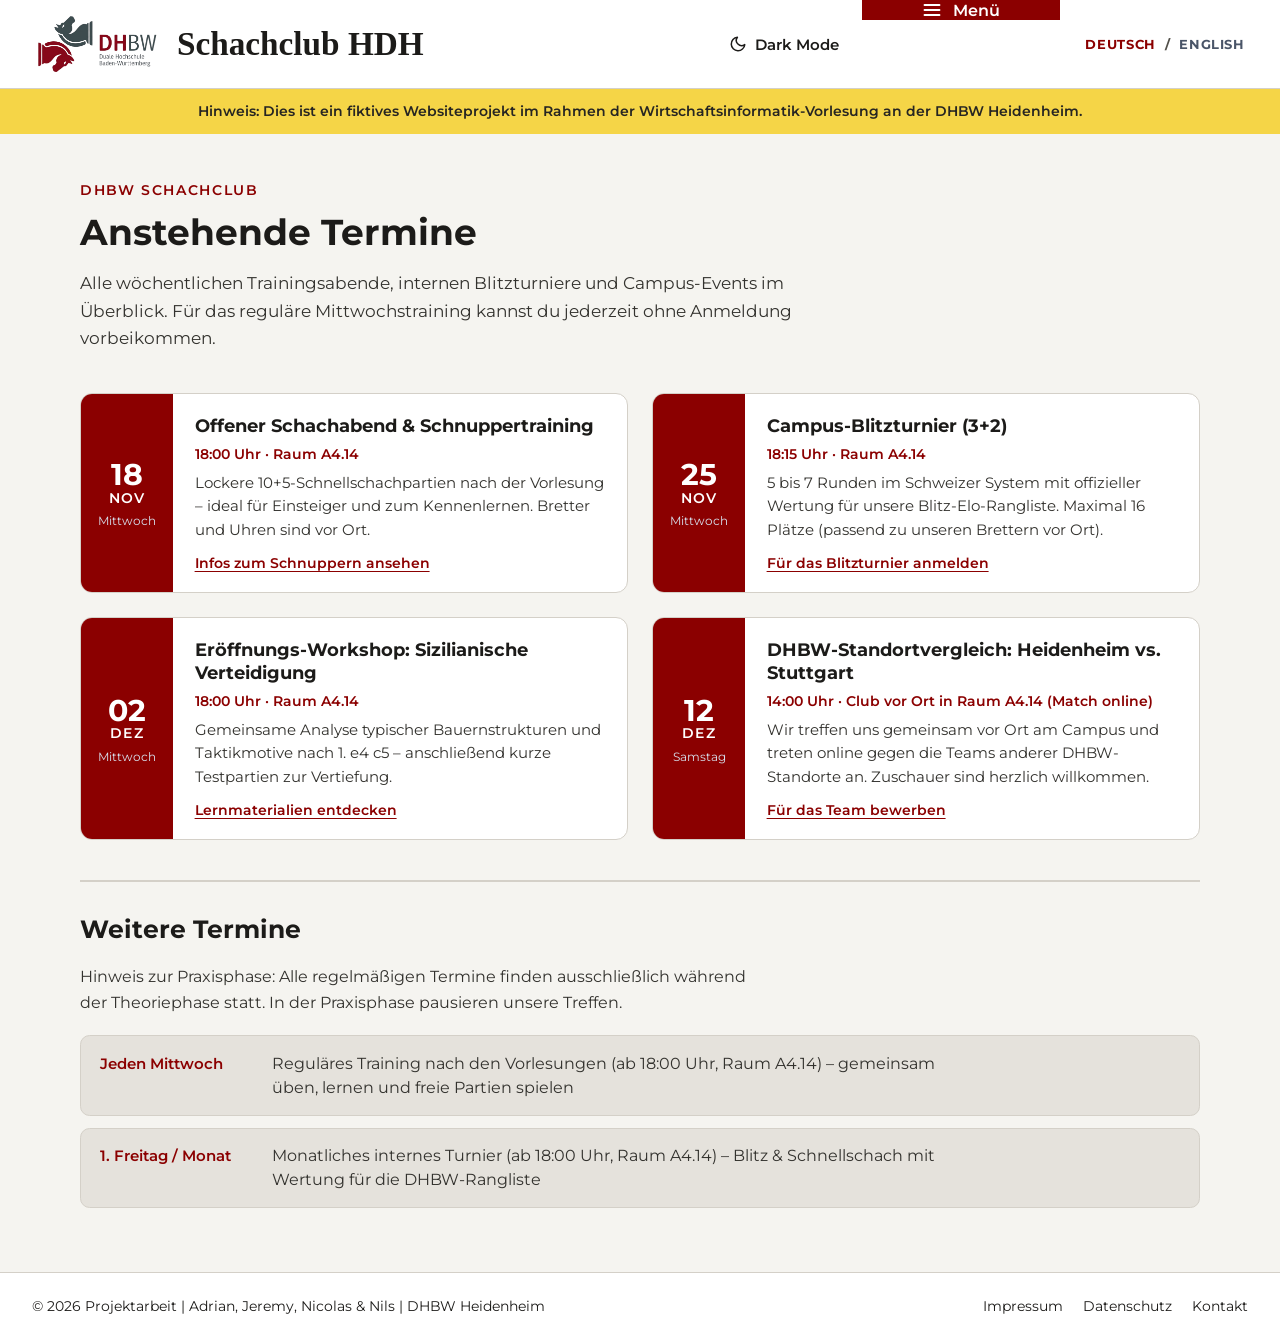
<file: pages/termine.html>
<!DOCTYPE html>
<html lang="de">
<head>
    <meta charset="UTF-8">
    <meta name="viewport" content="width=device-width, initial-scale=1.0">
    <meta name="robots" content="noindex, nofollow">

    <title>Termine | DHBW Schachclub</title>

    <link rel="stylesheet" href="../css/style.css">
</head>
<body>
    <!-- CSS-only Schalter für System-/Dark-/Light-Mode und Sprache -->
    <input type="checkbox" id="theme-toggle" class="visually-hidden">
    <input type="radio" name="sprache" id="lang-de" class="visually-hidden" checked>
    <input type="radio" name="sprache" id="lang-en" class="visually-hidden">
    <a class="skip-link" href="#inhalt">Zum Inhalt springen</a>

    <header class="site-header">
        <div class="header-marke">
            <a href="../index.html" class="logo">
                <img src="../assets/icons/logo_transparent_weiss.png" alt="Schachclub HDH Logo" class="logo-dark">
                <img src="../assets/icons/logo_transparent.png" alt="Schachclub HDH Logo" class="logo-light">
            </a>
            <h1><span class="titel-schachclub">Schachclub HDH</span></h1>
        </div>

        <div class="header-aktionen">
            <label for="theme-toggle" class="header-theme-btn">
                <span class="theme-zu-light">
                    <svg width="18" height="18" viewBox="0 0 24 24" fill="none" stroke="currentColor" stroke-width="2" stroke-linecap="round" stroke-linejoin="round" aria-hidden="true">
                        <circle cx="12" cy="12" r="4"/>
                        <path d="M12 2v2M12 20v2M4.93 4.93l1.41 1.41M17.66 17.66l1.41 1.41M2 12h2M20 12h2M6.34 17.66l-1.41 1.41M19.07 4.93l-1.41 1.41"/>
                    </svg>
                    <span>Light Mode</span>
                </span>
                <span class="theme-zu-dark">
                    <svg width="18" height="18" viewBox="0 0 24 24" fill="none" stroke="currentColor" stroke-width="2" stroke-linecap="round" stroke-linejoin="round" aria-hidden="true">
                        <path d="M21 12.79A9 9 0 1 1 11.21 3 7 7 0 0 0 21 12.79z"/>
                    </svg>
                    <span>Dark Mode</span>
                </span>
            </label>

            <details class="site-menu">
                <summary class="Menü">
                    <svg width="20" height="20" viewBox="0 0 24 24" fill="none" stroke="currentColor" stroke-width="2.2" stroke-linecap="round" aria-hidden="true">
                        <line x1="3" y1="6" x2="21" y2="6"/>
                        <line x1="3" y1="12" x2="21" y2="12"/>
                        <line x1="3" y1="18" x2="21" y2="18"/>
                    </svg>
                    <span>Menü</span>
                </summary>
                <nav aria-label="Hauptnavigation">
                    <ul class="nav-list">
                        <li><a href="ueber-uns.html">Über uns</a></li>
                        <li><a href="rangliste.html">Rangliste</a></li>
                        <li><a href="termine.html">Termine</a></li>
                        <li><a href="lernen.html">Schach lernen</a></li>
                        <li><a href="kontakt.html">Kontakt</a></li>
                        <li><a href="anmeldung.html">Anmeldung</a></li>
                    </ul>
                </nav>
            </details>

            <div class="header-sprache" role="group" aria-label="Sprache wählen">
                <label for="lang-de" class="sprache-option sprache-de">Deutsch</label>
                <span class="sprache-trenner" aria-hidden="true">/</span>
                <label for="lang-en" class="sprache-option sprache-en">English</label>
            </div>
        </div>
    </header>
    <p class="sprache-hinweis" role="status">
        English version coming soon – this student project is currently available in German.
    </p>

    <aside class="projekt-hinweis" aria-label="Hinweis zum Projekt">
        Hinweis: Dies ist ein fiktives Websiteprojekt im Rahmen der
        Wirtschaftsinformatik-Vorlesung an der DHBW Heidenheim.
    </aside>

    <main id="inhalt">
        <section class="termine-seite" aria-labelledby="termine-titel">
            <header class="termine-kopf">
                <p class="anmeldung-kicker">DHBW Schachclub</p>
                <h2 id="termine-titel" class="termine-titel">Anstehende Termine</h2>
                <p class="termine-einleitung">
                    Alle wöchentlichen Trainingsabende, internen Blitzturniere und Campus-Events im Überblick.
                    Für das reguläre Mittwochstraining kannst du jederzeit ohne Anmeldung vorbeikommen.
                </p>
            </header>

            <!-- Zweispaltige Termin-Karten mit Datum links und Beschreibung rechts -->
            <div class="termine-raster">
                <article class="termin-karte">
                    <div class="termin-datum">
                        <time datetime="2026-11-18">
                            <span class="datum-tag">18</span>
                            <span class="datum-monat">Nov</span>
                        </time>
                        <span class="datum-wochentag">Mittwoch</span>
                    </div>
                    <div class="termin-inhalt">
                        <h3>Offener Schachabend &amp; Schnuppertraining</h3>
                        <p class="termin-meta">18:00 Uhr · Raum A4.14</p>
                        <p>
                            Lockere 10+5-Schnellschachpartien nach der Vorlesung – ideal für Einsteiger
                            und zum Kennenlernen. Bretter und Uhren sind vor Ort.
                        </p>
                        <a href="anmeldung.html#schnuppern-titel" class="termin-link">Infos zum Schnuppern ansehen</a>
                    </div>
                </article>

                <article class="termin-karte">
                    <div class="termin-datum">
                        <time datetime="2026-11-25">
                            <span class="datum-tag">25</span>
                            <span class="datum-monat">Nov</span>
                        </time>
                        <span class="datum-wochentag">Mittwoch</span>
                    </div>
                    <div class="termin-inhalt">
                        <h3>Campus-Blitzturnier (3+2)</h3>
                        <p class="termin-meta">18:15 Uhr · Raum A4.14</p>
                        <p>
                            5 bis 7 Runden im Schweizer System mit offizieller Wertung für unsere Blitz-Elo-Rangliste.
                            Maximal 16 Plätze (passend zu unseren Brettern vor Ort).
                        </p>
                        <a href="anmeldung.html#anmelden-formular" class="termin-link">Für das Blitzturnier anmelden</a>
                    </div>
                </article>

                <article class="termin-karte">
                    <div class="termin-datum">
                        <time datetime="2026-12-02">
                            <span class="datum-tag">02</span>
                            <span class="datum-monat">Dez</span>
                        </time>
                        <span class="datum-wochentag">Mittwoch</span>
                    </div>
                    <div class="termin-inhalt">
                        <h3>Eröffnungs-Workshop: Sizilianische Verteidigung</h3>
                        <p class="termin-meta">18:00 Uhr · Raum A4.14</p>
                        <p>
                            Gemeinsame Analyse typischer Bauernstrukturen und Taktikmotive nach 1. e4 c5 –
                            anschließend kurze Testpartien zur Vertiefung.
                        </p>
                        <a href="lernen.html" class="termin-link">Lernmaterialien entdecken</a>
                    </div>
                </article>

                <article class="termin-karte">
                    <div class="termin-datum">
                        <time datetime="2026-12-12">
                            <span class="datum-tag">12</span>
                            <span class="datum-monat">Dez</span>
                        </time>
                        <span class="datum-wochentag">Samstag</span>
                    </div>
                    <div class="termin-inhalt">
                        <h3>DHBW-Standortvergleich: Heidenheim vs. Stuttgart</h3>
                        <p class="termin-meta">14:00 Uhr · Club vor Ort in Raum A4.14 (Match online)</p>
                        <p>
                            Wir treffen uns gemeinsam vor Ort am Campus und treten online gegen die Teams
                            anderer DHBW-Standorte an. Zuschauer sind herzlich willkommen.
                        </p>
                        <a href="anmeldung.html#anmelden-formular" class="termin-link">Für das Team bewerben</a>
                    </div>
                </article>
            </div>

            <!-- Trennlinie & Bereich "Weitere Termine" -->
            <section class="weitere-termine" aria-labelledby="weitere-termine-titel">
                <h3 id="weitere-termine-titel">Weitere Termine</h3>
                <p class="termin-praxis-hinweis">
                    Hinweis zur Praxisphase: Alle regelmäßigen Termine finden ausschließlich während der Theoriephase
                    statt. In der Praxisphase pausieren unsere Treffen.
                </p>
                <ul class="weitere-termine-liste">
                    <li class="weiterer-termin-eintrag">
                        <span class="weiteres-datum">Jeden Mittwoch</span>
                        <span class="weiterer-titel">Reguläres Training nach den Vorlesungen (ab 18:00 Uhr, Raum A4.14) – gemeinsam üben, lernen und freie Partien spielen</span>
                    </li>
                    <li class="weiterer-termin-eintrag">
                        <span class="weiteres-datum">1. Freitag / Monat</span>
                        <span class="weiterer-titel">Monatliches internes Turnier (ab 18:00 Uhr, Raum A4.14) – Blitz &amp; Schnellschach mit Wertung für die DHBW-Rangliste</span>
                    </li>
                </ul>
            </section>
        </section>
    </main>
    <footer class="site-footer">
        <p>© 2026 Projektarbeit | Adrian, Jeremy, Nicolas &amp; Nils | DHBW Heidenheim</p>

        <nav aria-label="Footer-Navigation">
            <ul class="footer-links">
                <li><a href="impressum.html">Impressum</a></li>
                <li><a href="datenschutz.html">Datenschutz</a></li>
                <li><a href="kontakt.html">Kontakt</a></li>
            </ul>
        </nav>
    </footer>
</body>
</html>
</file>
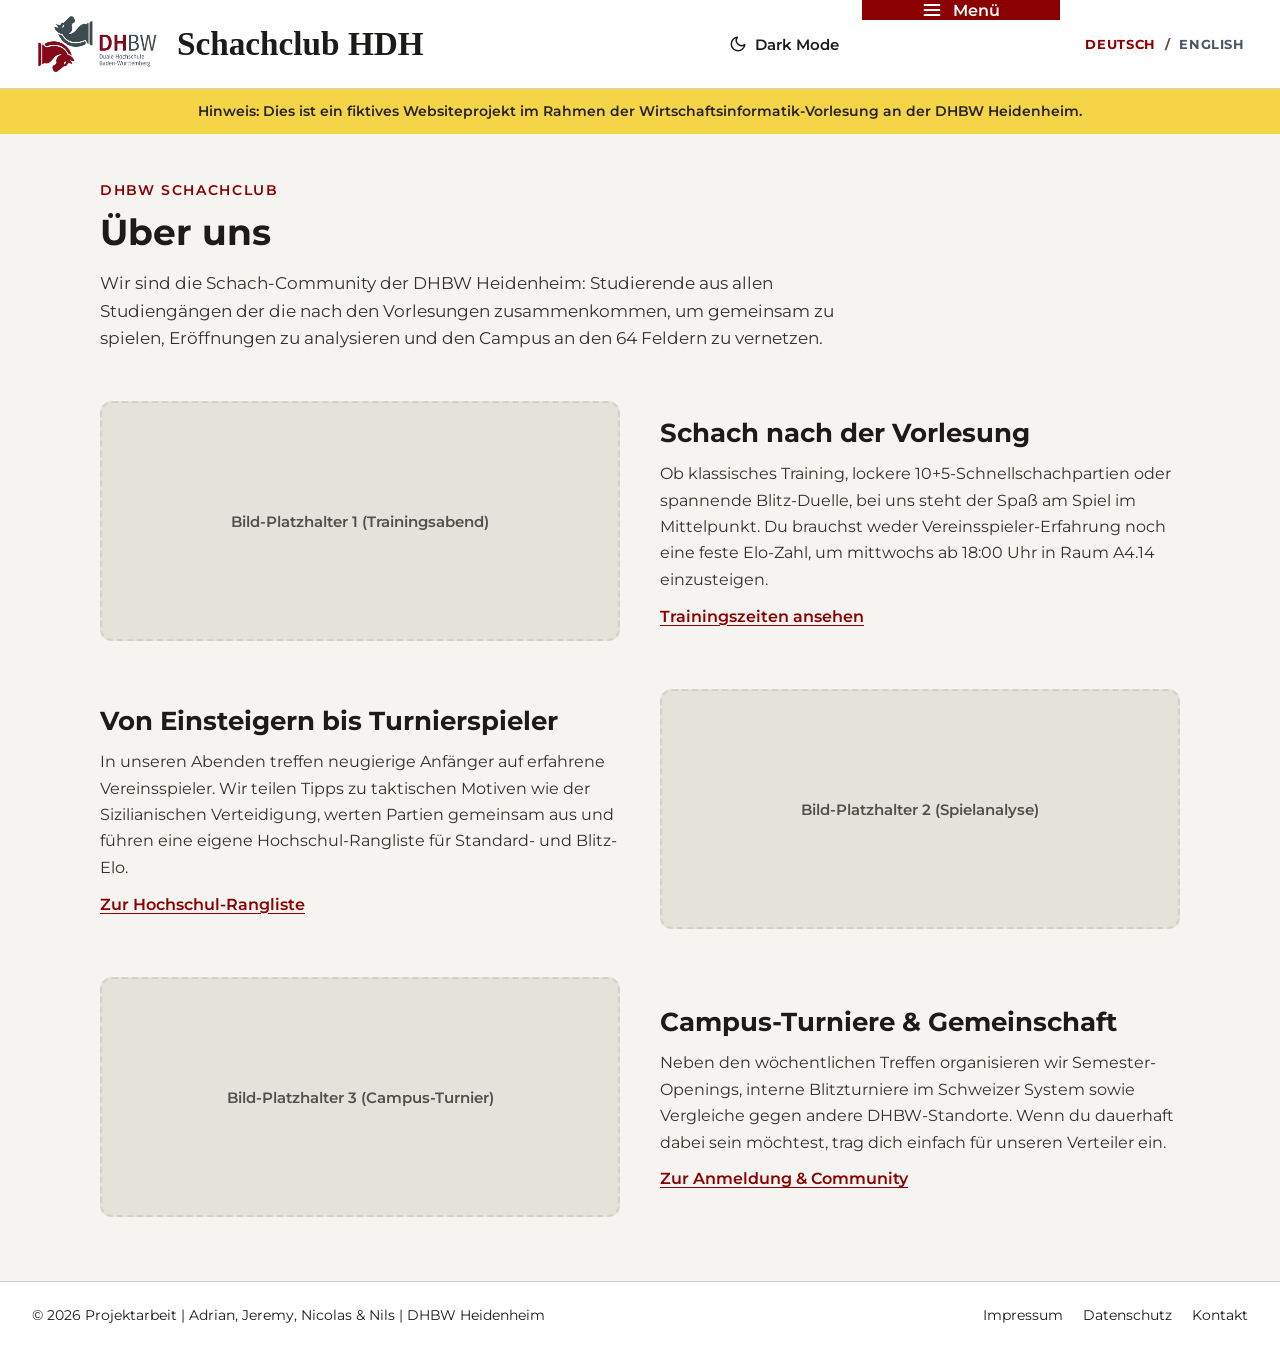
<file: pages/ueber-uns.html>
<!DOCTYPE html>
<html lang="de">
<head>
    <meta charset="UTF-8">
    <meta name="viewport" content="width=device-width, initial-scale=1.0">
    <meta name="robots" content="noindex, nofollow">

    <title>Über uns | DHBW Schachclub</title>

    <link rel="stylesheet" href="../css/style.css">
</head>
<body>
    <!-- CSS-only Schalter für System-/Dark-/Light-Mode und Sprache -->
    <input type="checkbox" id="theme-toggle" class="visually-hidden">
    <input type="radio" name="sprache" id="lang-de" class="visually-hidden" checked>
    <input type="radio" name="sprache" id="lang-en" class="visually-hidden">
    <a class="skip-link" href="#inhalt">Zum Inhalt springen</a>

    <header class="site-header">
        <div class="header-marke">
            <a href="../index.html" class="logo">
                <img src="../assets/icons/logo_transparent_weiss.png" alt="Schachclub HDH Logo" class="logo-dark">
                <img src="../assets/icons/logo_transparent.png" alt="Schachclub HDH Logo" class="logo-light">
            </a>
            <h1><span class="titel-schachclub">Schachclub HDH</span></h1>
        </div>

        <div class="header-aktionen">
            <label for="theme-toggle" class="header-theme-btn">
                <span class="theme-zu-light">
                    <svg width="18" height="18" viewBox="0 0 24 24" fill="none" stroke="currentColor" stroke-width="2" stroke-linecap="round" stroke-linejoin="round" aria-hidden="true">
                        <circle cx="12" cy="12" r="4"/>
                        <path d="M12 2v2M12 20v2M4.93 4.93l1.41 1.41M17.66 17.66l1.41 1.41M2 12h2M20 12h2M6.34 17.66l-1.41 1.41M19.07 4.93l-1.41 1.41"/>
                    </svg>
                    <span>Light Mode</span>
                </span>
                <span class="theme-zu-dark">
                    <svg width="18" height="18" viewBox="0 0 24 24" fill="none" stroke="currentColor" stroke-width="2" stroke-linecap="round" stroke-linejoin="round" aria-hidden="true">
                        <path d="M21 12.79A9 9 0 1 1 11.21 3 7 7 0 0 0 21 12.79z"/>
                    </svg>
                    <span>Dark Mode</span>
                </span>
            </label>

            <details class="site-menu">
                <summary class="Menü">
                    <svg width="20" height="20" viewBox="0 0 24 24" fill="none" stroke="currentColor" stroke-width="2.2" stroke-linecap="round" aria-hidden="true">
                        <line x1="3" y1="6" x2="21" y2="6"/>
                        <line x1="3" y1="12" x2="21" y2="12"/>
                        <line x1="3" y1="18" x2="21" y2="18"/>
                    </svg>
                    <span>Menü</span>
                </summary>
                <nav aria-label="Hauptnavigation">
                    <ul class="nav-list">
                        <li><a href="ueber-uns.html">Über uns</a></li>
                        <li><a href="rangliste.html">Rangliste</a></li>
                        <li><a href="termine.html">Termine</a></li>
                        <li><a href="lernen.html">Schach lernen</a></li>
                        <li><a href="kontakt.html">Kontakt</a></li>
                        <li><a href="anmeldung.html">Anmeldung</a></li>
                    </ul>
                </nav>
            </details>

            <div class="header-sprache" role="group" aria-label="Sprache wählen">
                <label for="lang-de" class="sprache-option sprache-de">Deutsch</label>
                <span class="sprache-trenner" aria-hidden="true">/</span>
                <label for="lang-en" class="sprache-option sprache-en">English</label>
            </div>
        </div>
    </header>
    <p class="sprache-hinweis" role="status">
        English version coming soon – this student project is currently available in German.
    </p>

    <aside class="projekt-hinweis" aria-label="Hinweis zum Projekt">
        Hinweis: Dies ist ein fiktives Websiteprojekt im Rahmen der
        Wirtschaftsinformatik-Vorlesung an der DHBW Heidenheim.
    </aside>

    <main id="inhalt">
        <section class="ueber-uns-seite" aria-labelledby="ueber-uns-titel">
            <header class="ueber-uns-kopf">
                <p class="anmeldung-kicker">DHBW Schachclub</p>
                <h2 id="ueber-uns-titel" class="ueber-uns-titel">Über uns</h2>
                <p class="ueber-uns-einleitung">
                    Wir sind die Schach-Community der DHBW Heidenheim: Studierende aus 
                    allen Studiengängen der die nach den Vorlesungen zusammenkommen, um gemeinsam
                    zu spielen, Eröffnungen zu analysieren und den Campus an den 64 Feldern zu vernetzen.
                </p>
            </header>

            <!-- Reihe 1: Bild-Platzhalter links, Text rechts -->
            <article class="ueber-uns-reihe">
                <figure class="ueber-uns-bild ueber-uns-placeholder">
                    <span>Bild-Platzhalter 1 (Trainingsabend)</span>
                </figure>
                <div class="ueber-uns-text">
                    <h3>Schach nach der Vorlesung</h3>
                    <p>
                        Ob klassisches Training, lockere 10+5-Schnellschachpartien oder spannende Blitz-Duelle,
                        bei uns steht der Spaß am Spiel im Mittelpunkt. Du brauchst weder Vereinsspieler-Erfahrung
                        noch eine feste Elo-Zahl, um mittwochs ab 18:00 Uhr in Raum A4.14 einzusteigen.
                    </p>
                    <a href="termine.html" class="ueber-uns-link">Trainingszeiten ansehen</a>
                </div>
            </article>

            <!-- Reihe 2: Text links, Bild rechts -->
            <article class="ueber-uns-reihe ueber-uns-reihe-umgekehrt">
                <div class="ueber-uns-text">
                    <h3>Von Einsteigern bis Turnierspieler</h3>
                    <p>
                        In unseren Abenden treffen neugierige Anfänger auf erfahrene Vereinsspieler. Wir teilen
                        Tipps zu taktischen Motiven wie der Sizilianischen Verteidigung, werten Partien gemeinsam
                        aus und führen eine eigene Hochschul-Rangliste für Standard- und Blitz-Elo.
                    </p>
                    <a href="rangliste.html" class="ueber-uns-link">Zur Hochschul-Rangliste</a>
                </div>
                <figure class="ueber-uns-bild ueber-uns-placeholder">
                    <span>Bild-Platzhalter 2 (Spielanalyse)</span>
                </figure>
            </article>

            <!-- Reihe 3: Bild-Platzhalter links, Text rechts -->
            <article class="ueber-uns-reihe">
                <figure class="ueber-uns-bild ueber-uns-placeholder">
                    <span>Bild-Platzhalter 3 (Campus-Turnier)</span>
                </figure>
                <div class="ueber-uns-text">
                    <h3>Campus-Turniere &amp; Gemeinschaft</h3>
                    <p>
                        Neben den wöchentlichen Treffen organisieren wir Semester-Openings, interne Blitzturniere
                        im Schweizer System sowie Vergleiche gegen andere DHBW-Standorte. Wenn du dauerhaft
                        dabei sein möchtest, trag dich einfach für unseren Verteiler ein.
                    </p>
                    <a href="anmeldung.html" class="ueber-uns-link">Zur Anmeldung &amp; Community</a>
                </div>
            </article>
        </section>
    </main>
    <footer class="site-footer">
        <p>© 2026 Projektarbeit | Adrian, Jeremy, Nicolas &amp; Nils | DHBW Heidenheim</p>

        <nav aria-label="Footer-Navigation">
            <ul class="footer-links">
                <li><a href="impressum.html">Impressum</a></li>
                <li><a href="datenschutz.html">Datenschutz</a></li>
                <li><a href="kontakt.html">Kontakt</a></li>
            </ul>
        </nav>
    </footer>
</body>
</html>
</file>
<file: css/style.css>
@import url("base.css");
@import url("layout.css");
@import url("components.css");
@import url("pages.css");
</file>
